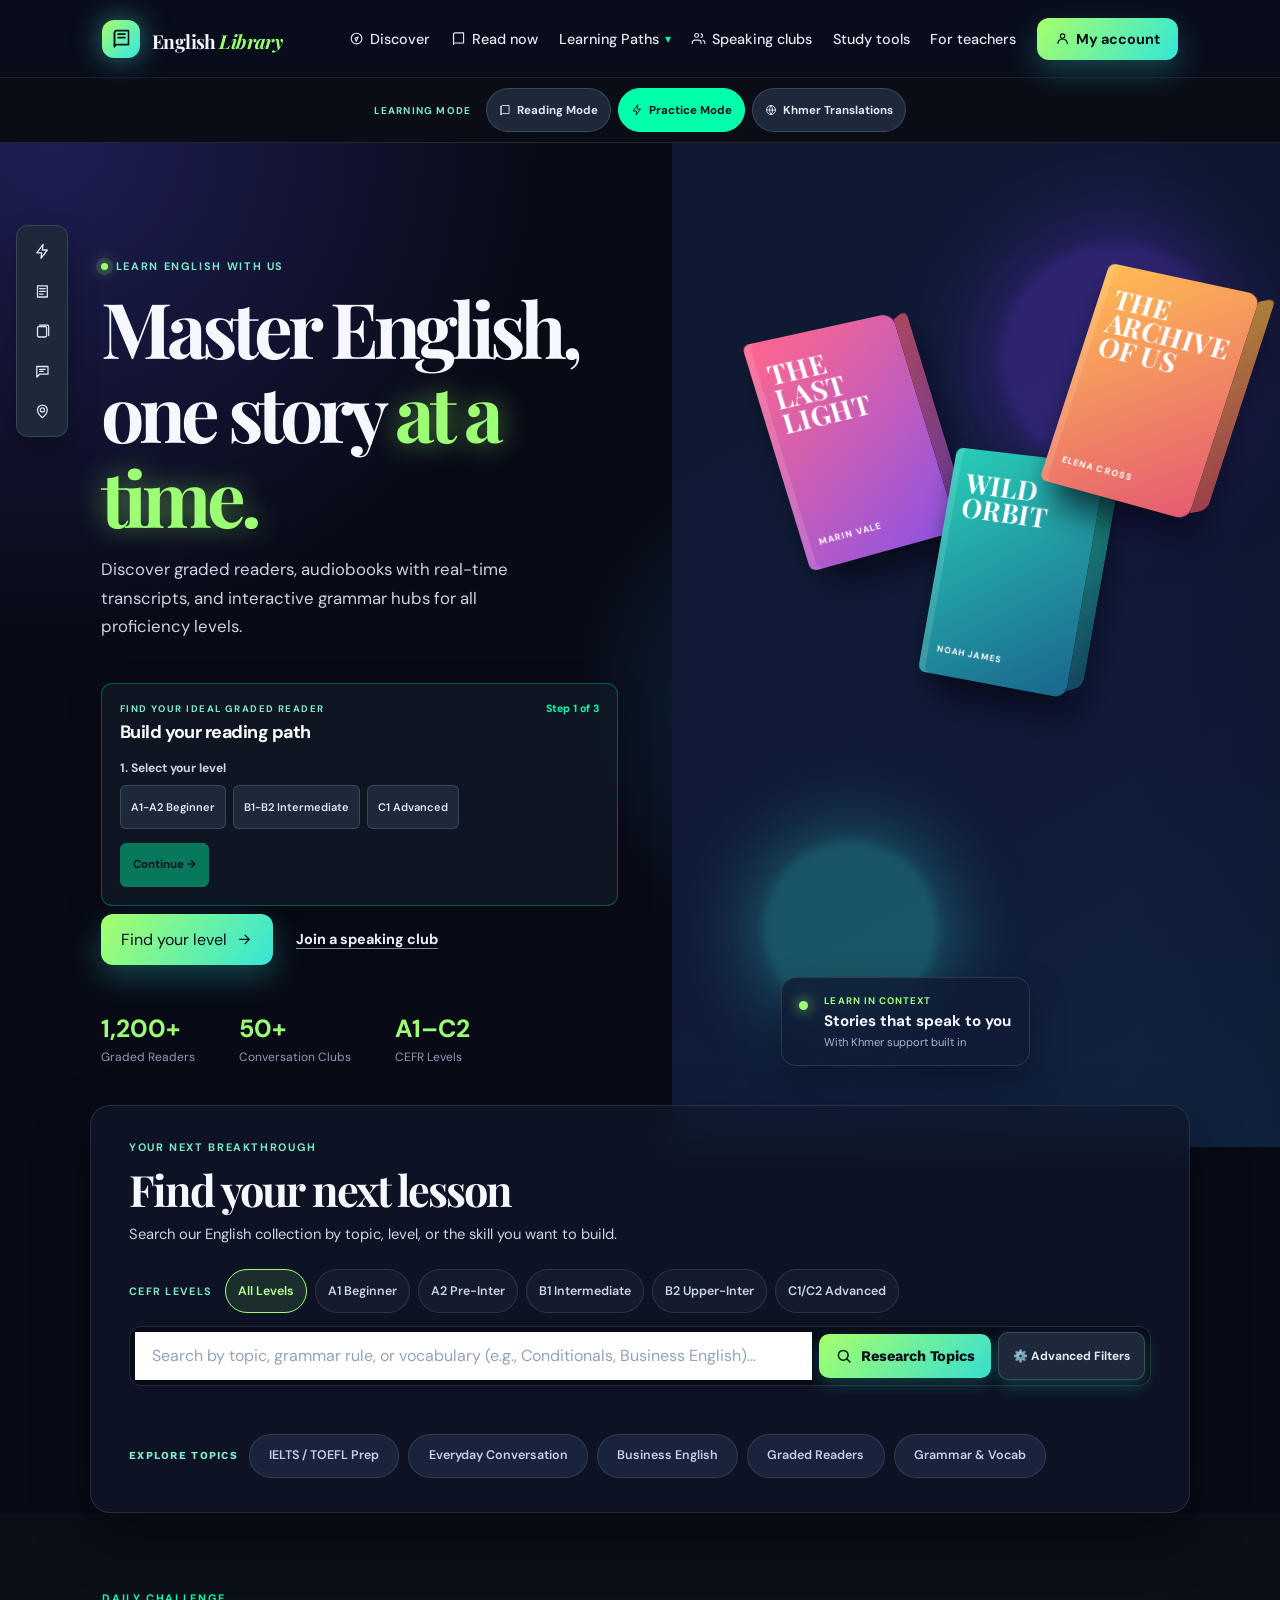
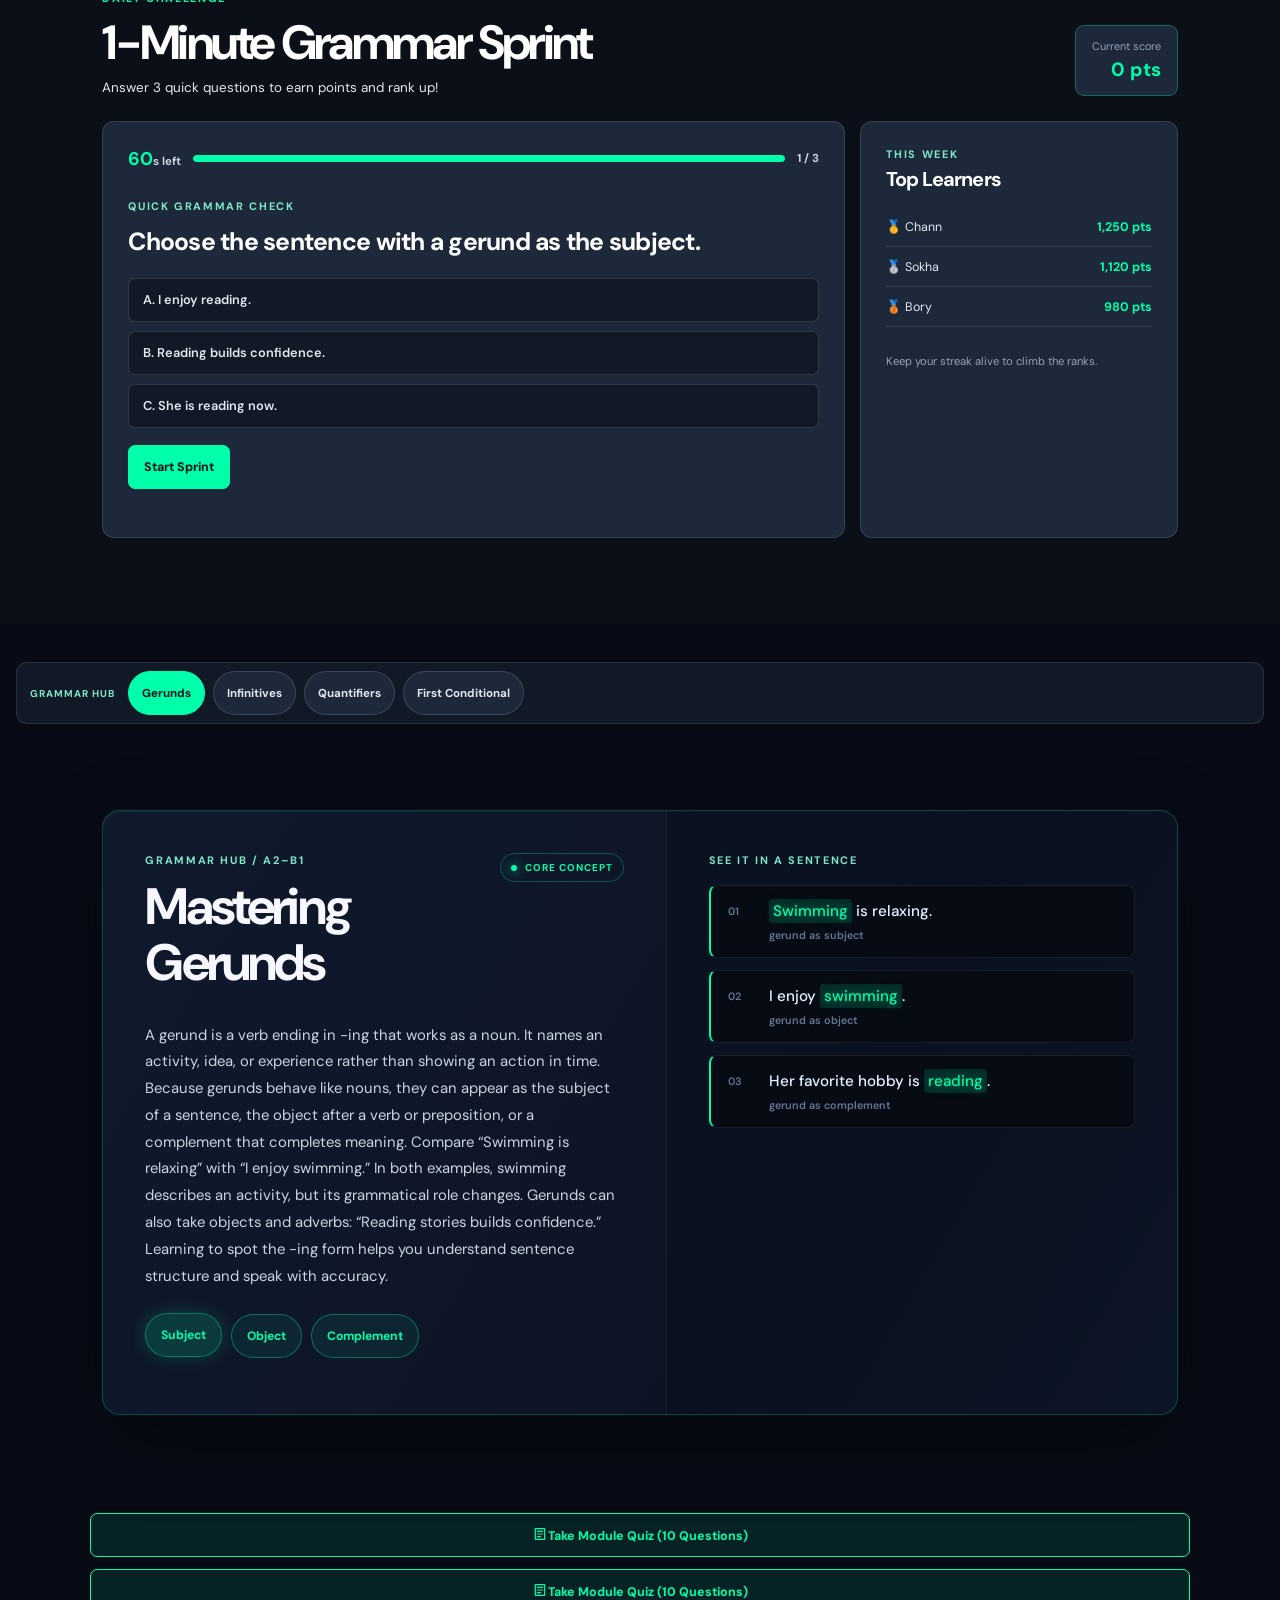
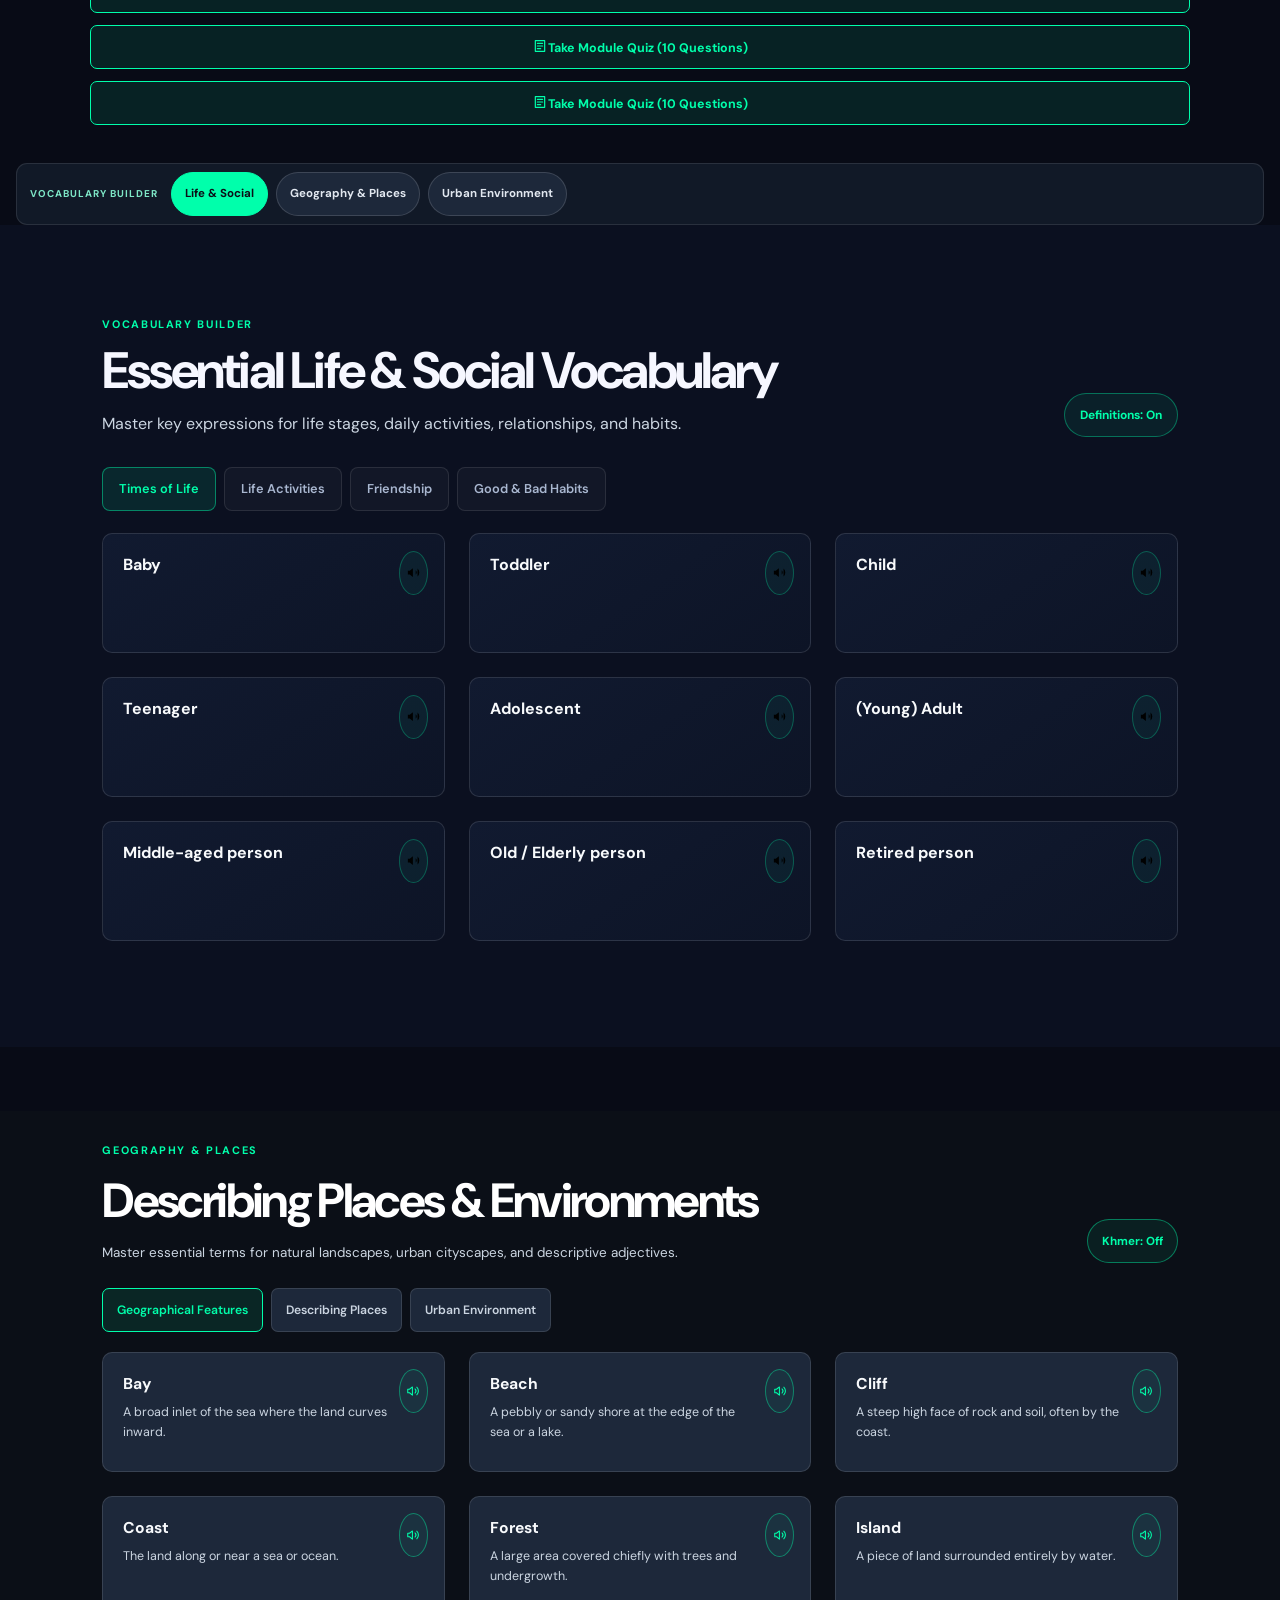
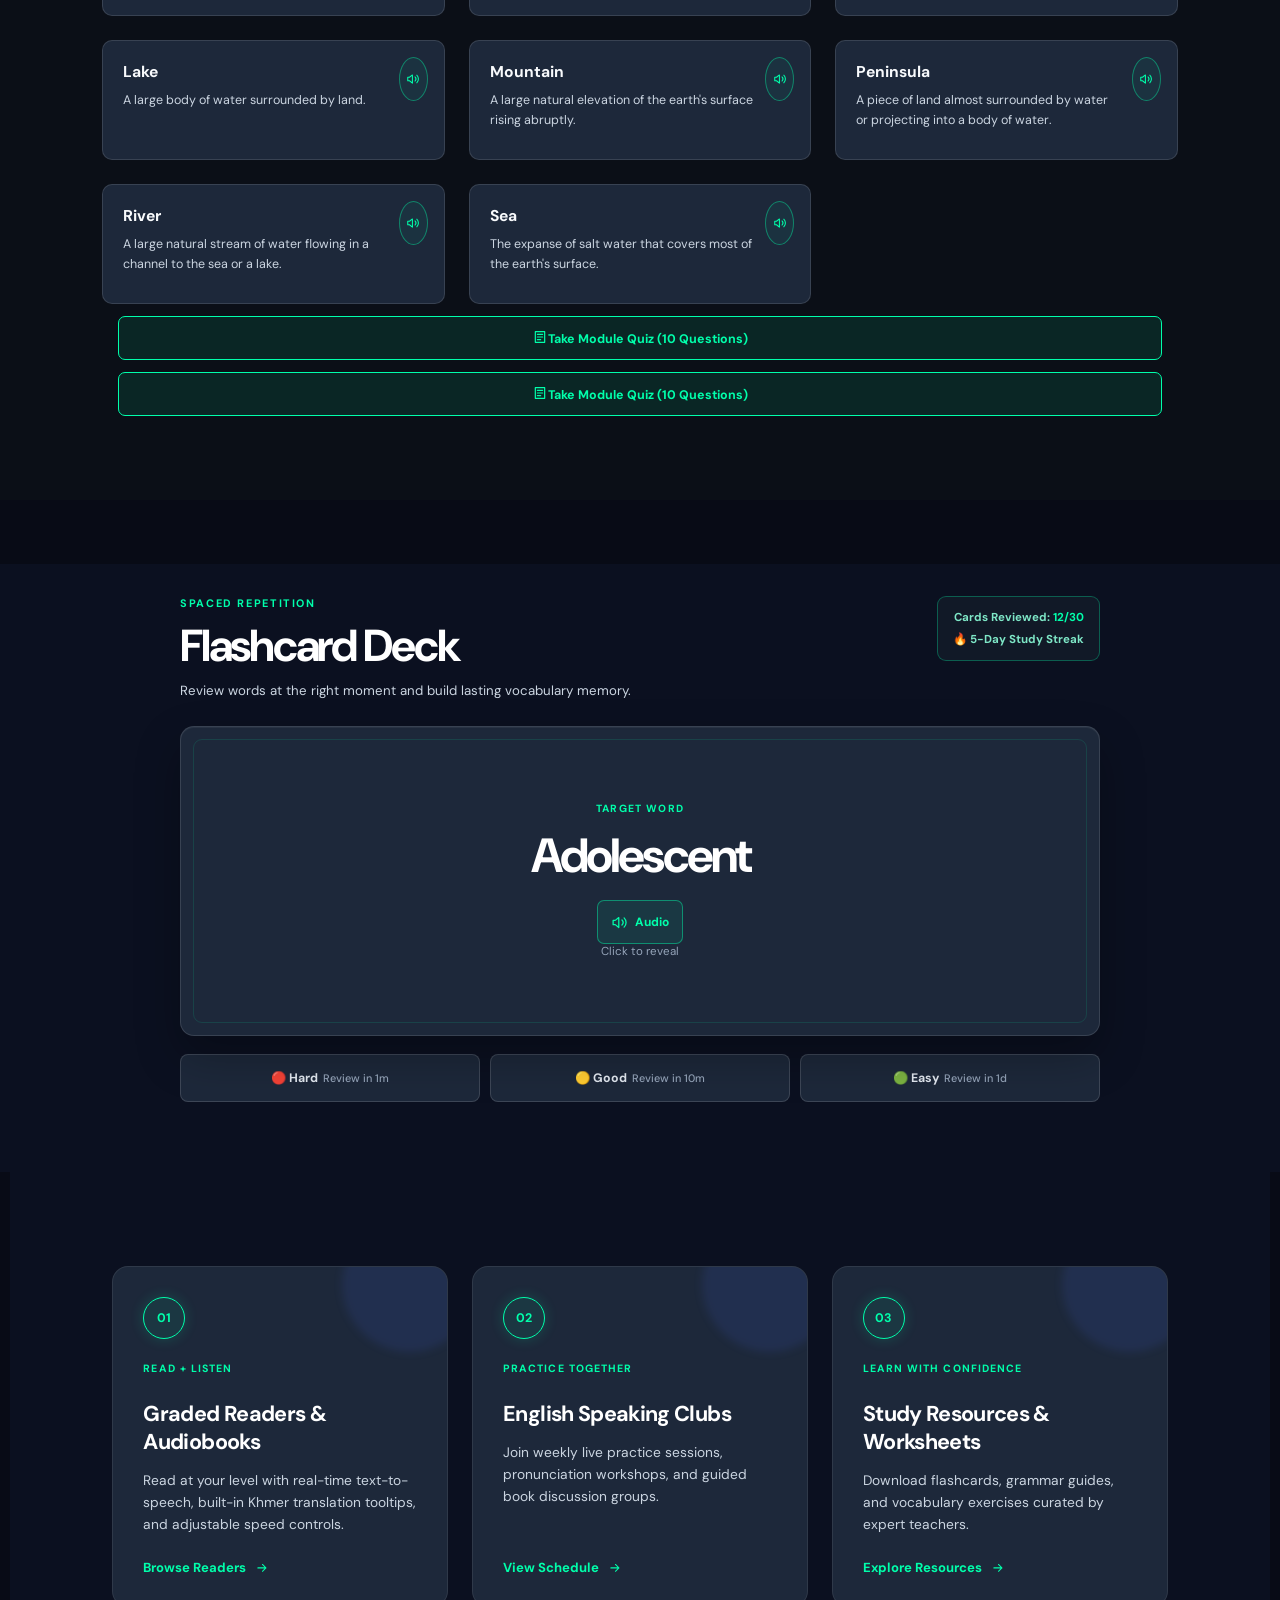
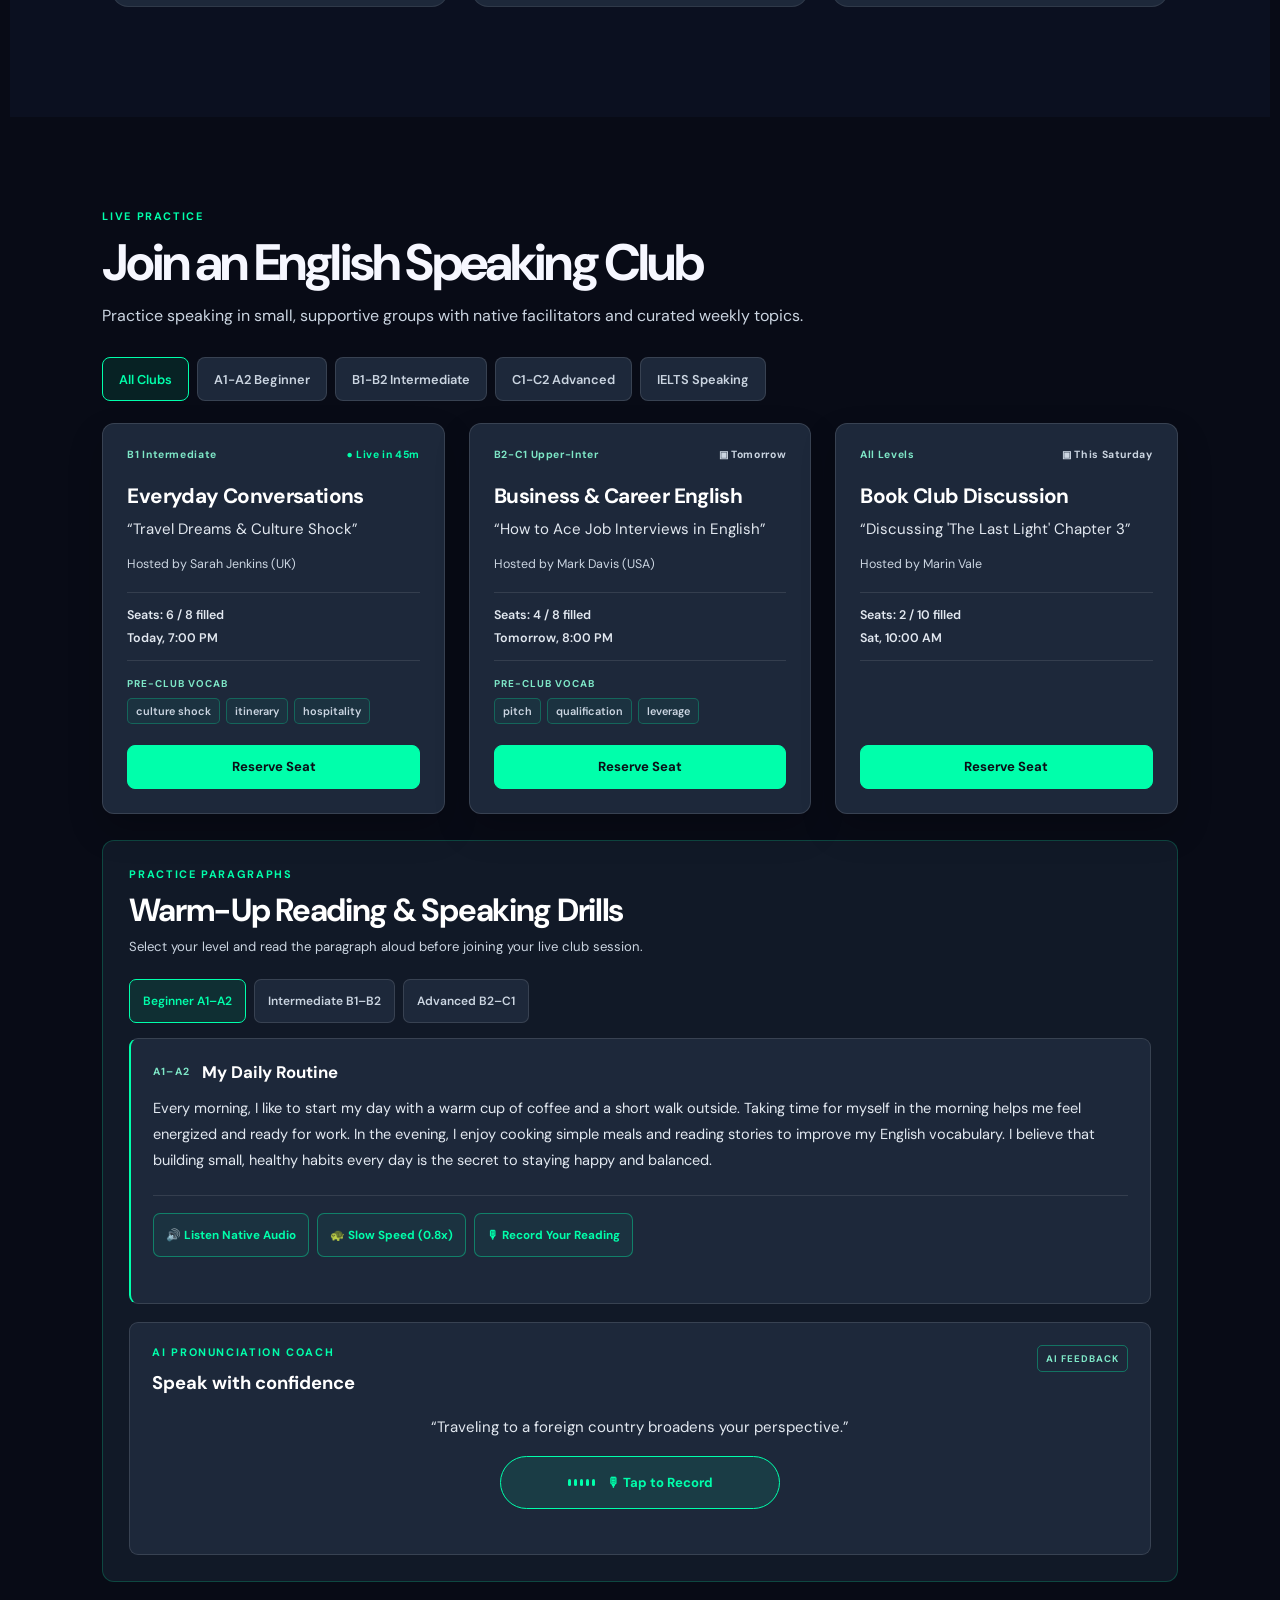
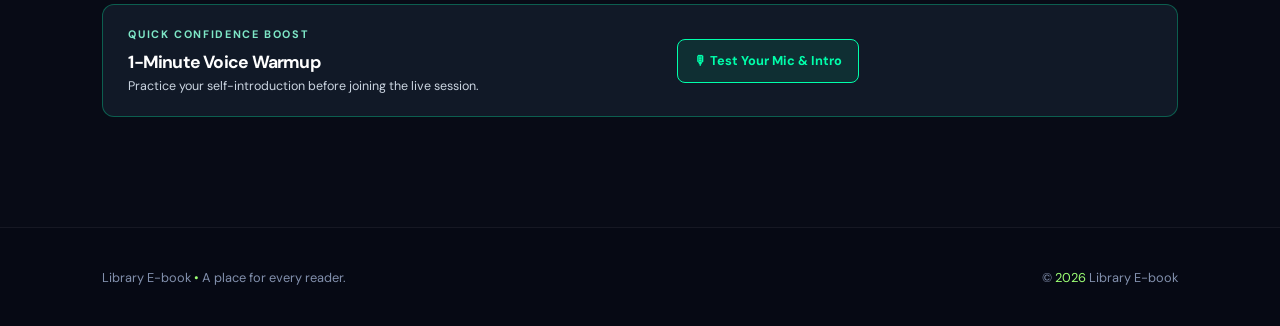
<file: index.html>
﻿<!DOCTYPE html>
<html lang="en">
<head>
  <meta charset="UTF-8">
  <meta name="viewport" content="width=device-width, initial-scale=1.0">
  <meta name="description" content="English Learning E-Book Library for learners in Cambodia">
  <title>Learn English | E-Book Library</title>
  <link rel="icon" type="image/svg+xml" href="data:image/svg+xml,<svg xmlns='http://www.w3.org/2000/svg' viewBox='0 0 100 100'><text y='.9em' font-size='90'>📚</text></svg>">
  <link rel="apple-touch-icon" href="data:image/svg+xml,<svg xmlns='http://www.w3.org/2000/svg' viewBox='0 0 100 100'><text y='.9em' font-size='90'>📚</text></svg>">
  <meta name="theme-color" content="#0B0F17">
  <link rel="manifest" href="data:application/manifest+json,%7B%22name%22%3A%22English%20Library%22%2C%22short_name%22%3A%22English%20Library%22%2C%22start_url%22%3A%22.%2F%22%2C%22display%22%3A%22standalone%22%2C%22theme_color%22%3A%22%230B0F17%22%2C%22background_color%22%3A%22%230B0F17%22%7D">
  <link rel="preconnect" href="https://fonts.googleapis.com">
  <link rel="preconnect" href="https://fonts.gstatic.com" crossorigin>
  <link href="https://fonts.googleapis.com/css2?family=DM+Sans:wght@400;500;600;700&family=Inter:wght@400;500;600;700&family=Kantumruy+Pro:wght@400;500;600;700&family=Playfair+Display:wght@600;700&display=swap" rel="stylesheet">
  <link rel="stylesheet" href="style.css">
</head>
<body>
  <header class="site-header">
    <a class="brand" href="#home" aria-label="Library E-book home">
      <span class="brand-mark"><svg class="ui-icon" viewBox="0 0 24 24" aria-hidden="true"><path d="M4 5.5A2.5 2.5 0 0 1 6.5 3H20v16H6.5A2.5 2.5 0 0 0 4 21.5v-16Z"/><path d="M4 5.5v16M8 7h8M8 11h8"/></svg></span>
      <span class="logo-text">English <i>Library</i></span>
    </a>
    <button class="menu-button" aria-label="Open navigation" aria-expanded="false"><svg class="icon icon-menu" viewBox="0 0 24 24" aria-hidden="true"><path d="M4 7h16M4 12h16M4 17h16"/></svg></button>
    <nav class="nav-links" aria-label="Main navigation">
      <a href="#discover"><svg class="ui-icon" viewBox="0 0 24 24" aria-hidden="true"><circle cx="12" cy="12" r="8.5"/><path d="m14.5 9.5-5 2 2 5 3-7Z"/></svg>Discover</a>
      <a href="read.html"><svg class="ui-icon" viewBox="0 0 24 24" aria-hidden="true"><path d="M4 5.5A2.5 2.5 0 0 1 6.5 3H20v16H6.5A2.5 2.5 0 0 0 4 21.5v-16Z"/><path d="M4 5.5v16"/></svg>Read now</a>
      <div class="learning-paths-menu"><button class="learning-paths-trigger" type="button" aria-expanded="false" aria-haspopup="true">Learning Paths <span aria-hidden="true">▾</span></button><div class="learning-paths-dropdown" role="menu"><div><p>Grammar Hubs</p><a href="#gerunds" role="menuitem">Gerunds Masterclass</a><a href="#infinitives" role="menuitem">Infinitives Practice</a><a href="#cefr-search" role="menuitem">CEFR Level Quizzes</a></div><div><p>Vocabulary &amp; Life Skills</p><a href="#vocab-times" role="menuitem">Times of Life</a><a href="#vocab-activities" role="menuitem">Life Activities &amp; Goals</a><a href="#vocab-friendship" role="menuitem">Relationships &amp; Friendship</a><a href="#vocab-habits" role="menuitem">Health &amp; Daily Habits</a></div><div><p>Speaking &amp; Practice</p><a href="#speaking-clubs" role="menuitem">Live Speaking Clubs</a><a href="#practice-paragraphs" role="menuitem">Warm-Up Drills &amp; Audio</a><a href="#voice-warmup" role="menuitem">1-Minute Mic Warmup</a></div><div><p>Graded Readers</p><a href="read.html?level=a1" role="menuitem">Beginner (A1–A2)</a><a href="read.html?level=b1" role="menuitem">Intermediate (B1–B2)</a><a href="read.html?level=c1" role="menuitem">Advanced (C1–C2)</a></div></div></div>
      <a href="#events"><svg class="ui-icon" viewBox="0 0 24 24" aria-hidden="true"><path d="M16 20v-1.5a4 4 0 0 0-4-4H6a4 4 0 0 0-4 4V20"/><circle cx="9" cy="7" r="3"/><path d="M16 4.5a3 3 0 0 1 0 5.8M22 20v-1.5a4 4 0 0 0-3-3.85"/></svg>Speaking clubs</a>
      <a href="#discover">Study tools</a>
      <a href="#discover">For teachers</a>
      <a class="nav-login" href="#signin"><svg class="ui-icon" viewBox="0 0 24 24" aria-hidden="true"><circle cx="12" cy="8" r="3.5"/><path d="M4.5 20a7.5 7.5 0 0 1 15 0"/></svg>My account</a>
    </nav>
  </header>

  <main id="home">
    <div class="learning-mode-bar" role="toolbar" aria-label="Learning mode controls">
      <span class="learning-mode-label">LEARNING MODE</span>
      <button class="mode-button" type="button" data-learning-mode="reading"><svg class="ui-icon" viewBox="0 0 24 24" aria-hidden="true"><path d="M4 5.5A2.5 2.5 0 0 1 6.5 3H20v16H6.5A2.5 2.5 0 0 0 4 21.5v-16Z"/><path d="M4 5.5v16"/></svg>Reading Mode</button>
      <button class="mode-button active" type="button" data-learning-mode="practice"><svg class="ui-icon" viewBox="0 0 24 24" aria-hidden="true"><path d="m13 2-9 12h7l-1 8 9-12h-7l1-8Z"/></svg>Practice Mode</button>
      <button class="mode-button" id="siteKhmerToggle" type="button" aria-pressed="false"><svg class="ui-icon" viewBox="0 0 24 24" aria-hidden="true"><circle cx="12" cy="12" r="9"/><path d="M3 12h18M12 3a14 14 0 0 1 0 18M12 3a14 14 0 0 0 0 18"/></svg>Khmer Translations</button>
    </div>
    <aside class="floating-rail" aria-label="Quick navigation">
      <a href="#daily-sprint" title="Sprint"><svg class="ui-icon" viewBox="0 0 24 24" aria-hidden="true"><path d="m13 2-9 12h7l-1 8 9-12h-7l1-8Z"/></svg><span>Sprint</span></a>
      <a href="#grammar-hub" title="Grammar"><svg class="ui-icon" viewBox="0 0 24 24" aria-hidden="true"><path d="M5 4h14v16H5z"/><path d="M8 8h8M8 12h8M8 16h5"/></svg><span>Grammar</span></a>
      <a href="#flashcards" title="Flashcards"><svg class="ui-icon" viewBox="0 0 24 24" aria-hidden="true"><rect x="5" y="5" width="13" height="15" rx="2"/><path d="M8 3h11a2 2 0 0 1 2 2v13"/></svg><span>Flashcards</span></a>
      <a href="#speaking-clubs" title="Speaking"><svg class="ui-icon" viewBox="0 0 24 24" aria-hidden="true"><path d="M4 5h16v11H8l-4 4V5Z"/><path d="M8 9h8M8 12h5"/></svg><span>Speaking</span></a>
      <a href="#places-vocab" title="Places vocabulary"><svg class="ui-icon" viewBox="0 0 24 24" aria-hidden="true"><circle cx="12" cy="10" r="3"/><path d="M19 10c0 5-7 11-7 11S5 15 5 10a7 7 0 1 1 14 0Z"/></svg><span>Places Vocab</span></a>
    </aside>
    <section class="hero">
      <div class="hero-copy">
        <p class="eyebrow hero-badge"><span></span> LEARN ENGLISH WITH US</p>
        <h1>Master English,<br>one story <em>at a time.</em></h1>
        <p class="hero-text">Discover graded readers, audiobooks with real-time transcripts, and interactive grammar hubs for all proficiency levels.</p>
        <section class="reader-wizard" id="readerWizard" aria-labelledby="wizardHeading">
          <div class="wizard-heading"><div><p class="eyebrow">FIND YOUR IDEAL GRADED READER</p><h2 id="wizardHeading">Build your reading path</h2></div><span id="wizardStepLabel">Step 1 of 3</span></div>
          <div class="wizard-step active" data-wizard-step="1"><p>1. Select your level</p><div class="wizard-options"><button type="button" data-wizard-value="beginner">A1-A2 Beginner</button><button type="button" data-wizard-value="intermediate">B1-B2 Intermediate</button><button type="button" data-wizard-value="advanced">C1 Advanced</button></div></div>
          <div class="wizard-step" data-wizard-step="2"><p>2. Select a genre</p><div class="wizard-options"><button type="button" data-wizard-value="mystery">Mystery &amp; Thriller</button><button type="button" data-wizard-value="business">Business &amp; Tech</button><button type="button" data-wizard-value="culture">Daily Life &amp; Culture</button></div></div>
          <div class="wizard-step" data-wizard-step="3"><p>3. Select your goal</p><div class="wizard-options"><button type="button" data-wizard-value="vocabulary">Improve Vocabulary</button><button type="button" data-wizard-value="listening">Practice Listening</button><button type="button" data-wizard-value="grammar">Grammar in Context</button></div></div>
          <button class="wizard-next" id="wizardNext" type="button" disabled>Continue <span aria-hidden="true">→</span></button>
          <div class="wizard-results" id="wizardResults" hidden><div class="wizard-results-heading"><p class="eyebrow">YOUR CURATED PICKS</p><button id="wizardReset" type="button">Start over</button></div><div class="wizard-book-grid"><article class="wizard-book-card"><div class="wizard-cover cover-light">THE<br>LAST<br>LIGHT</div><div><span class="wizard-book-level">B1-B2 · 18 min</span><h3>The Last Light</h3><p>A reflective mystery for building vocabulary in context.</p><a href="read.html">Start Reading Now <span aria-hidden="true">→</span></a></div></article><article class="wizard-book-card"><div class="wizard-cover cover-orbit">WILD<br>ORBIT</div><div><span class="wizard-book-level">A1-A2 · 12 min</span><h3>Wild Orbit</h3><p>A bright, easy reader for everyday listening practice.</p><a href="read.html">Start Reading Now <span aria-hidden="true">→</span></a></div></article></div></div>
        </section>
        <div class="hero-actions">
          <a class="button button-dark" href="#discover">Find your level <svg class="icon icon-arrow" viewBox="0 0 24 24" aria-hidden="true"><path d="M5 12h14M13 6l6 6-6 6"/></svg></a>
          <a class="text-link" href="#events">Join a speaking club</a>
        </div>
        <div class="hero-stats"><div><strong>1,200+</strong><span>Graded Readers</span></div><div><strong>50+</strong><span>Conversation Clubs</span></div><div><strong>A1–C2</strong><span>CEFR Levels</span></div></div>
      </div>
      <div class="hero-art neon-shelf" aria-label="Floating featured books">
        <div class="neon-orb orb-one"></div><div class="neon-orb orb-two"></div>
        <div class="floating-book float-one"><span>THE<br>LAST<br>LIGHT</span><small>MARIN VALE</small></div>
        <div class="floating-book float-two"><span>WILD<br>ORBIT</span><small>NOAH JAMES</small></div>
        <div class="floating-book float-three"><span>THE<br>ARCHIVE<br>OF US</span><small>ELENA CROSS</small></div>
        <div class="now-reading"><i></i><span>LEARN IN CONTEXT</span><strong>Stories that speak to you</strong><small>With Khmer support built in</small></div>
      </div>
    </section>

    <section class="search-panel" id="discover">
      <div>
        <p class="eyebrow">YOUR NEXT BREAKTHROUGH</p>
        <h2>Find your next lesson</h2>
        <p class="search-subtitle">Search our English collection by topic, level, or the skill you want to build.</p>
      </div>
      <div class="level-filters" id="cefr-search" role="group" aria-label="Filter by CEFR level">
        <span class="filter-label">CEFR LEVELS</span>
        <button class="level-pill active" type="button" data-level="all">All Levels</button>
        <button class="level-pill" type="button" data-level="a1">A1 Beginner</button>
        <button class="level-pill" type="button" data-level="a2">A2 Pre-Inter</button>
        <button class="level-pill" type="button" data-level="b1">B1 Intermediate</button>
        <button class="level-pill" type="button" data-level="b2">B2 Upper-Inter</button>
        <button class="level-pill" type="button" data-level="advanced">C1/C2 Advanced</button>
      </div>
      <form class="search-form" id="searchForm">
        <label class="sr-only" for="searchInput">Search by title, level, or topic</label>
        <input id="searchInput" type="search" placeholder="Search by topic, grammar rule, or vocabulary (e.g., Conditionals, Business English)..." autocomplete="off">
        <button type="submit" aria-label="Research topics"><svg class="icon icon-search" viewBox="0 0 24 24" aria-hidden="true"><circle cx="11" cy="11" r="6.5"/><path d="m16 16 4 4"/></svg><span>Research Topics</span></button>
        <button class="advanced-filter-trigger" id="advancedFilterTrigger" type="button" aria-expanded="false">⚙️ Advanced Filters</button>
      </form>
      <p class="search-message" id="searchMessage" aria-live="polite"></p>
      <div class="quick-topics"><span>EXPLORE TOPICS</span><button class="tag-chip" type="button">IELTS / TOEFL Prep</button><button class="tag-chip" type="button">Everyday Conversation</button><button class="tag-chip" type="button">Business English</button><button class="tag-chip" type="button">Graded Readers</button><button class="tag-chip" type="button">Grammar &amp; Vocab</button></div>
      <div class="advanced-filters" id="advancedFilters" hidden><span>FILTER BY</span><button class="filter-chip active" type="button" data-research-filter="all">All Topics</button><button class="filter-chip" type="button" data-research-filter="grammar">Grammar</button><button class="filter-chip" type="button" data-research-filter="ielts">IELTS</button><button class="filter-chip" type="button" data-research-filter="vocabulary">Vocabulary</button></div>
      <div class="research-results" id="researchResults" hidden></div>
    </section>

    <section class="speed-challenge-section" id="daily-sprint" aria-labelledby="challengeHeading">
      <div class="speed-challenge-header"><div><p class="eyebrow">DAILY CHALLENGE</p><h2 id="challengeHeading">1-Minute Grammar Sprint</h2><p>Answer 3 quick questions to earn points and rank up!</p></div><div class="challenge-score"><span>Current score</span><strong id="challengeScore">0 pts</strong></div></div>
      <div class="challenge-layout">
        <div class="challenge-box">
          <div class="challenge-timer"><span><b id="challengeTime">60</b>s left</span><div><i id="challengeProgress"></i></div><span id="challengeQuestionCount">1 / 3</span></div>
          <p class="eyebrow">QUICK GRAMMAR CHECK</p>
          <h3 id="challengeQuestion">Choose the sentence with a gerund as the subject.</h3>
          <div class="challenge-options" role="group" aria-label="Daily challenge answers">
            <button class="challenge-option" type="button">A. I enjoy reading.</button>
            <button class="challenge-option" type="button">B. Reading builds confidence.</button>
            <button class="challenge-option" type="button">C. She is reading now.</button>
          </div>
          <button class="challenge-start" id="challengeStart" type="button">Start Sprint</button>
          <p class="challenge-status" id="challengeStatus" aria-live="polite"></p>
        </div>
        <aside class="leaderboard-card" aria-labelledby="leaderboardHeading"><div class="leaderboard-title"><p class="eyebrow">THIS WEEK</p><h3 id="leaderboardHeading">Top Learners</h3></div><ol><li><span>🥇 Chann</span><b>1,250 pts</b></li><li><span>🥈 Sokha</span><b>1,120 pts</b></li><li><span>🥉 Bory</span><b>980 pts</b></li></ol><small>Keep your streak alive to climb the ranks.</small></aside>
      </div>
    </section>

    <div class="module-tabs grammar-hub-tabs" id="grammar-hub" role="tablist" aria-label="Grammar Hub modules"><span>GRAMMAR HUB</span><button class="module-tab active" type="button" data-module-group="grammar" data-module-target="gerunds" aria-selected="true">Gerunds</button><button class="module-tab" type="button" data-module-group="grammar" data-module-target="infinitives" aria-selected="false">Infinitives</button><button class="module-tab" type="button" data-module-group="grammar" data-module-target="quantifiers" aria-selected="false">Quantifiers</button><button class="module-tab" type="button" data-module-group="grammar" data-module-target="firstConditional" aria-selected="false">First Conditional</button></div>
    <section class="grammar-section module-panel grammar-panel" id="gerunds" data-module-panel="gerunds" aria-labelledby="grammarHeading">
      <div class="grammar-card">
        <div class="grammar-content">
          <div class="grammar-heading-row">
            <div>
              <p class="eyebrow">GRAMMAR HUB / A2–B1</p>
              <h2 id="grammarHeading">Mastering Gerunds</h2>
            </div>
            <span class="grammar-status"><i></i> CORE CONCEPT</span>
          </div>
          <p class="grammar-definition">A gerund is a verb ending in -ing that works as a noun. It names an activity, idea, or experience rather than showing an action in time. Because gerunds behave like nouns, they can appear as the subject of a sentence, the object after a verb or preposition, or a complement that completes meaning. Compare “Swimming is relaxing” with “I enjoy swimming.” In both examples, swimming describes an activity, but its grammatical role changes. Gerunds can also take objects and adverbs: “Reading stories builds confidence.” Learning to spot the -ing form helps you understand sentence structure and speak with accuracy.</p>
          <div class="grammar-roles" aria-label="Gerund grammar roles">
            <button class="role-badge active" type="button" data-role="subject">Subject</button>
            <button class="role-badge" type="button" data-role="object">Object</button>
            <button class="role-badge" type="button" data-role="complement">Complement</button>
          </div>
        </div>
        <div class="grammar-examples">
          <p class="eyebrow">SEE IT IN A SENTENCE</p>
          <div class="code-callout" data-example-role="subject">
            <span class="code-number">01</span>
            <code><mark>Swimming</mark> is relaxing.</code>
            <small>gerund as subject</small>
          </div>
          <div class="code-callout" data-example-role="object">
            <span class="code-number">02</span>
            <code>I enjoy <mark>swimming</mark>.</code>
            <small>gerund as object</small>
          </div>
          <div class="code-callout" data-example-role="complement">
            <span class="code-number">03</span>
            <code>Her favorite hobby is <mark>reading</mark>.</code>
            <small>gerund as complement</small>
          </div>
        </div>
      </div>
    </section>

    <section class="quiz-section" id="quiz" aria-labelledby="quizHeading">
      <div class="quiz-card">
        <div class="quiz-topline">
          <span class="quiz-progress">Question <b>1</b> of 10</span>
          <span class="quiz-level">Level: B1 Intermediate</span>
        </div>
        <div class="quiz-question">
          <p class="eyebrow">GRAMMAR PRACTICE</p>
          <h2 id="quizHeading">Mastering Gerunds Quiz</h2>
          <p class="question-prompt">Choose the sentence where the gerund functions as the subject:</p>
        </div>
        <div class="quiz-options" role="group" aria-label="Answer choices">
          <button class="quiz-option" type="button" data-answer="She is planning on visiting Paris."><span>A</span> She is planning on visiting Paris.</button>
          <button class="quiz-option" type="button" data-answer="Swimming every morning boosts your energy."><span>B</span> Swimming every morning boosts your energy.</button>
          <button class="quiz-option" type="button" data-answer="His favorite hobby is cooking."><span>C</span> His favorite hobby is cooking.</button>
          <button class="quiz-option" type="button" data-answer="I caught him listening to music."><span>D</span> I caught him listening to music.</button>
        </div>
        <div class="quiz-feedback" id="quizFeedback" aria-live="polite" hidden>
          <span class="feedback-icon" aria-hidden="true">✓</span>
          <div><strong>Correct answer</strong><small>“Swimming” is the subject of the sentence.</small></div>
        </div>
        <button class="quiz-next" id="quizNext" type="button" hidden>Next question <span aria-hidden="true">→</span></button>
        <div class="quiz-summary" id="quizSummary" aria-live="polite" hidden>
          <p class="eyebrow">QUIZ COMPLETE</p>
          <h3>Gerund practice complete.</h3>
          <div class="summary-stats"><div><strong id="quizScore">0 / 10</strong><span>Total score</span></div><div><strong id="quizAccuracy">0%</strong><span>Accuracy</span></div></div>
          <button class="quiz-retry" id="quizRetry" type="button">Retry Quiz <span aria-hidden="true">↻</span></button>
        </div>
      </div>
    </section>

    <section class="infinitive-section module-panel grammar-panel" id="infinitives" data-module-panel="infinitives" aria-labelledby="infinitiveHeading">
      <div class="infinitive-card">
        <div class="infinitive-overview">
          <p class="eyebrow">GRAMMAR ESSENTIALS</p>
          <h2 id="infinitiveHeading">Mastering Infinitives</h2>
          <p>An infinitive is the base form of a verb preceded by 'to' (e.g., <em>to learn</em>, <em>to speak</em>). Infinitives can act as nouns, adjectives, or adverbs in a sentence. They often express purpose, intentions, future goals, or reasons for an action.</p>
        </div>
        <div class="infinitive-examples" aria-label="Infinitive examples">
          <div><span>AS SUBJECT</span><code><mark>To learn</mark> a new language takes patience.</code></div>
          <div><span>AS OBJECT</span><code>She decided <mark>to study</mark> English today.</code></div>
          <div><span>AS PURPOSE / ADVERB</span><code>He came to the library <mark>to read</mark>.</code></div>
        </div>
      </div>
    </section>

    <section class="infinitive-quiz-section" id="infinitiveQuiz" aria-labelledby="infinitiveQuizHeading">
      <div class="quiz-card infinitive-quiz-card">
        <div class="quiz-topline">
          <span class="infinitive-quiz-progress">Question <b>1</b> of 10</span>
          <span class="quiz-level">Level: B1 Intermediate</span>
        </div>
        <div class="quiz-question infinitive-quiz-question">
          <p class="eyebrow">GRAMMAR PRACTICE</p>
          <h2 id="infinitiveQuizHeading">Mastering Infinitives Quiz</h2>
          <p class="infinitive-question-prompt">Choose the sentence where the infinitive functions as the subject:</p>
        </div>
        <div class="quiz-options infinitive-quiz-options" role="group" aria-label="Infinitive quiz answer choices">
          <button class="quiz-option infinitive-option" type="button"><span>A</span> She hopes to visit London.</button>
          <button class="quiz-option infinitive-option" type="button"><span>B</span> To learn a new language takes patience.</button>
          <button class="quiz-option infinitive-option" type="button"><span>C</span> His ambition is to become an engineer.</button>
          <button class="quiz-option infinitive-option" type="button"><span>D</span> They went to the library to study.</button>
        </div>
        <div class="quiz-feedback infinitive-quiz-feedback" aria-live="polite" hidden>
          <span class="feedback-icon" aria-hidden="true">✓</span>
          <div><strong>Correct answer</strong><small>“To learn a new language” is the subject of the sentence.</small></div>
        </div>
        <button class="quiz-next infinitive-quiz-next" type="button" hidden>Next question <span aria-hidden="true">→</span></button>
        <div class="quiz-summary infinitive-quiz-summary" aria-live="polite" hidden>
          <p class="eyebrow">QUIZ COMPLETE</p>
          <h3>Infinitive practice complete.</h3>
          <div class="summary-stats"><div><strong class="infinitive-score">0 / 10</strong><span>Total score</span></div><div><strong class="infinitive-accuracy">0%</strong><span>Accuracy</span></div></div>
          <button class="quiz-retry infinitive-quiz-retry" type="button">Retry Quiz <span aria-hidden="true">↻</span></button>
        </div>
      </div>
    </section>

    <section class="grammar-extension-section module-panel grammar-panel" id="quantifiers" data-module-panel="quantifiers" aria-labelledby="quantifiersHeading">
      <div class="grammar-extension-card">
        <div class="grammar-extension-copy"><p class="eyebrow">GRAMMAR ESSENTIALS / A2–B1</p><h2 id="quantifiersHeading">Mastering Quantifiers</h2><p>Learn how to express amounts and quantities for countable and uncountable nouns.</p><div class="concept-card">Quantifiers tell us the amount or quantity of something. They change depending on whether nouns are <strong>countable</strong> (can count with numbers) or <strong>uncountable</strong> (cannot count individually).</div></div>
        <div class="rule-grid"><div><b>Some</b><span>Positive countable and uncountable nouns.</span><code>some water · some apples</code></div><div><b>Any</b><span>Negative sentences or questions.</span><code>any milk? · any books</code></div><div><b>Many</b><span>Plural countable nouns.</span><code>many cars</code></div><div><b>Much</b><span>Uncountable nouns.</span><code>much time</code></div><div><b>A few</b><span>A small number of plural countable nouns.</span><code>a few friends</code></div><div><b>A little</b><span>A small amount of uncountable nouns.</span><code>a little money</code></div></div>
      </div>
    </section>
    <section class="mini-quiz-section" id="quantifiersQuiz" aria-labelledby="quantifiersQuizHeading"><div class="mini-quiz-card"><div class="quiz-topline"><span class="quantifier-progress" id="quantifierProgress">Question <b>1</b> of 10</span><span class="quiz-level">Level: A2–B1</span></div><div class="mini-quiz-question"><p class="eyebrow">GRAMMAR PRACTICE</p><h2 id="quantifiersQuizHeading">Mastering Quantifiers Quiz</h2><p id="quantifierPrompt">Choose the correct quantifier: There is _____ water in the glass.</p></div><div class="mini-quiz-options" id="quantifierOptions"></div><p class="mini-quiz-feedback" id="quantifierFeedback" aria-live="polite"></p></div></section>
    <section class="grammar-extension-section conditional-section" id="firstConditional" aria-labelledby="conditionalHeading"><div class="grammar-extension-card"><div class="grammar-extension-copy"><p class="eyebrow">GRAMMAR ESSENTIALS / B1</p><h2 id="conditionalHeading">The First Conditional</h2><p>Express real or probable future possibilities and their expected results.</p></div><div class="structure-banner"><span>STRUCTURE</span><strong>If + Simple Present, will + base verb</strong><p><em>If it rains, we will stay at home.</em></p><p><em>If you study hard, you will pass the exam.</em></p></div></div></section>
    <section class="mini-quiz-section" id="conditionalQuiz" aria-labelledby="conditionalQuizHeading"><div class="mini-quiz-card"><div class="quiz-topline"><span class="conditional-progress" id="conditionalProgress">Question <b>1</b> of 10</span><span class="quiz-level">Level: B1</span></div><div class="mini-quiz-question"><p class="eyebrow">GRAMMAR PRACTICE</p><h2 id="conditionalQuizHeading">First Conditional Practice Quiz</h2><p id="conditionalPrompt">If it rains tomorrow, we _____ at home.</p></div><div class="mini-quiz-options" id="conditionalOptions"></div><p class="mini-quiz-feedback" id="conditionalFeedback" aria-live="polite"></p></div></section>

    <div class="module-tabs vocabulary-hub-tabs" role="tablist" aria-label="Vocabulary Builder modules"><span>VOCABULARY BUILDER</span><button class="module-tab active" type="button" data-module-group="vocabulary" data-module-target="vocabulary" aria-selected="true">Life &amp; Social</button><button class="module-tab" type="button" data-module-group="vocabulary" data-module-target="geography" aria-selected="false">Geography &amp; Places</button><button class="module-tab" type="button" data-module-group="vocabulary" data-module-target="urban" aria-selected="false">Urban Environment</button></div>
    <section class="vocabulary-section module-panel vocabulary-panel" id="vocabulary" data-module-panel="vocabulary" aria-labelledby="vocabularyHeading">
      <header class="vocabulary-header">
        <div>
          <p class="eyebrow">VOCABULARY BUILDER</p>
          <h2 id="vocabularyHeading">Essential Life &amp; Social Vocabulary</h2>
          <p>Master key expressions for life stages, daily activities, relationships, and habits.</p>
        </div>
        <button class="definition-toggle" id="definitionToggle" type="button" aria-pressed="true">Definitions: On</button>
      </header>
      <div class="vocabulary-tabs" role="tablist" aria-label="Vocabulary categories">
        <button class="vocabulary-tab active" id="vocab-times" type="button" role="tab" aria-selected="true" data-vocabulary-category="life">Times of Life</button>
        <button class="vocabulary-tab" id="vocab-activities" type="button" role="tab" aria-selected="false" data-vocabulary-category="activities">Life Activities</button>
        <button class="vocabulary-tab" id="vocab-friendship" type="button" role="tab" aria-selected="false" data-vocabulary-category="friendship">Friendship</button>
        <button class="vocabulary-tab" id="vocab-habits" type="button" role="tab" aria-selected="false" data-vocabulary-category="habits">Good &amp; Bad Habits</button>
      </div>
      <div class="vocabulary-grid" id="vocabularyGrid" role="tabpanel" aria-live="polite"></div>
    </section>

    <section class="geography-section module-panel vocabulary-panel" id="geography" data-module-panel="geography" aria-labelledby="geographyHeading">
      <header class="geography-header">
        <div><p class="eyebrow">GEOGRAPHY &amp; PLACES</p><h2 id="geographyHeading">Describing Places &amp; Environments</h2><p>Master essential terms for natural landscapes, urban cityscapes, and descriptive adjectives.</p></div>
        <button class="geography-translation-toggle" id="geographyTranslationToggle" type="button" aria-pressed="false">Khmer: Off</button>
      </header>
      <div class="geography-tabs" role="tablist" aria-label="Geography vocabulary categories">
        <button class="geography-tab active" type="button" role="tab" aria-selected="true" data-geography-category="features">Geographical Features</button>
        <button class="geography-tab" type="button" role="tab" aria-selected="false" data-geography-category="descriptions">Describing Places</button>
        <button class="geography-tab" type="button" role="tab" aria-selected="false" data-geography-category="urban">Urban Environment</button>
      </div>
      <div class="geography-grid" id="geographyGrid" role="tabpanel" aria-live="polite"></div>
      <div class="geography-quiz-panel" id="geographyQuizPanel"><div class="geography-quiz-topline"><span>Geography &amp; Places Quiz</span><b id="geographyQuizProgress">Question 1 of 10</b></div><h3 id="geographyQuizPrompt">What is a piece of land surrounded entirely by water?</h3><div class="geography-quiz-options" id="geographyQuizOptions"></div><p id="geographyQuizFeedback" class="geography-quiz-feedback" aria-live="polite"></p><div class="geography-quiz-summary" id="geographyQuizSummary" hidden></div></div>
      <div class="geography-quiz-panel urban-quiz-panel" id="urbanQuizPanel"><div class="geography-quiz-topline"><span>Urban Environment Quiz</span><b id="urbanQuizProgress">Question 1 of 10</b></div><h3 id="urbanQuizPrompt">Where do you go to board an underground city train?</h3><div class="geography-quiz-options" id="urbanQuizOptions"></div><p id="urbanQuizFeedback" class="geography-quiz-feedback" aria-live="polite"></p><div class="geography-quiz-summary" id="urbanQuizSummary" hidden></div></div>
    </section>

    <section class="flashcard-section" id="flashcards" aria-labelledby="flashcardHeading">
      <div class="flashcard-header">
        <div><p class="eyebrow">SPACED REPETITION</p><h2 id="flashcardHeading">Flashcard Deck</h2><p>Review words at the right moment and build lasting vocabulary memory.</p></div>
        <div class="flashcard-stats"><span>Cards Reviewed: <b id="cardsReviewed">12/30</b></span><span>🔥 5-Day Study Streak</span></div>
      </div>
      <div class="flashcard-scene" id="flashcardScene" tabindex="0" role="button" aria-label="Flip flashcard to see the definition" aria-pressed="false">
        <div class="flashcard-inner">
          <article class="flashcard-face flashcard-front"><span class="flashcard-label">TARGET WORD</span><h3 id="flashcardWord">Adolescent</h3><button class="flashcard-audio" id="flashcardAudio" type="button" aria-label="Listen to Adolescent"><svg class="icon" viewBox="0 0 24 24" aria-hidden="true"><path d="M11 5 6 9H3v6h3l5 4V5ZM15.5 8.5a5 5 0 0 1 0 7M18.5 5.5a9 9 0 0 1 0 13"/></svg><span>Audio</span></button><small>Click to reveal</small></article>
          <article class="flashcard-face flashcard-back"><span class="flashcard-label">MEANING + EXAMPLE</span><h3 id="flashcardBackWord">Adolescent</h3><p id="flashcardDefinition">A young person developing into an adult, usually during puberty.</p><p class="flashcard-example" id="flashcardExample">“The adolescent years are a time of rapid change.”</p><p class="flashcard-khmer" id="flashcardKhmer">Khmer: វ័យជំទង់</p></article>
        </div>
      </div>
      <div class="confidence-buttons" role="group" aria-label="How difficult was this card?">
        <button class="confidence-button hard" type="button" data-confidence="Hard">🔴 Hard <small>Review in 1m</small></button>
        <button class="confidence-button good" type="button" data-confidence="Good">🟡 Good <small>Review in 10m</small></button>
        <button class="confidence-button easy" type="button" data-confidence="Easy">🟢 Easy <small>Review in 1d</small></button>
      </div>
      <p class="flashcard-status" id="flashcardStatus" aria-live="polite"></p>
    </section>

    <section class="features" id="events">
      <article>
        <span class="feature-icon">01</span>
        <p class="eyebrow">READ + LISTEN</p>
        <h3>Graded Readers &amp; Audiobooks</h3>
        <p>Read at your level with real-time text-to-speech, built-in Khmer translation tooltips, and adjustable speed controls.</p>
        <a href="read.html">Browse Readers <svg class="icon icon-arrow" viewBox="0 0 24 24" aria-hidden="true"><path d="M5 12h14M13 6l6 6-6 6"/></svg></a>
      </article>
      <article>
        <span class="feature-icon">02</span>
        <p class="eyebrow">PRACTICE TOGETHER</p>
        <h3>English Speaking Clubs</h3>
        <p>Join weekly live practice sessions, pronunciation workshops, and guided book discussion groups.</p>
        <a href="#calendar">View Schedule <svg class="icon icon-arrow" viewBox="0 0 24 24" aria-hidden="true"><path d="M5 12h14M13 6l6 6-6 6"/></svg></a>
      </article>
      <article id="visit">
        <span class="feature-icon">03</span>
        <p class="eyebrow">LEARN WITH CONFIDENCE</p>
        <h3>Study Resources &amp; Worksheets</h3>
        <p>Download flashcards, grammar guides, and vocabulary exercises curated by expert teachers.</p>
        <a href="#discover">Explore Resources <svg class="icon icon-arrow" viewBox="0 0 24 24" aria-hidden="true"><path d="M5 12h14M13 6l6 6-6 6"/></svg></a>
      </article>
    </section>

    <section class="clubs-section" id="speaking-clubs" aria-labelledby="clubsHeading">
      <header class="clubs-header">
        <div>
          <p class="eyebrow">LIVE PRACTICE</p>
          <h2 id="clubsHeading">Join an English Speaking Club</h2>
          <p>Practice speaking in small, supportive groups with native facilitators and curated weekly topics.</p>
        </div>
      </header>
      <div class="club-tabs" role="tablist" aria-label="Speaking club levels">
        <button class="club-tab active" type="button" role="tab" aria-selected="true" data-club-filter="all">All Clubs</button>
        <button class="club-tab" type="button" role="tab" aria-selected="false" data-club-filter="beginner">A1-A2 Beginner</button>
        <button class="club-tab" type="button" role="tab" aria-selected="false" data-club-filter="intermediate">B1-B2 Intermediate</button>
        <button class="club-tab" type="button" role="tab" aria-selected="false" data-club-filter="advanced">C1-C2 Advanced</button>
        <button class="club-tab" type="button" role="tab" aria-selected="false" data-club-filter="ielts">IELTS Speaking</button>
      </div>
      <div class="club-grid">
        <article class="club-card" data-club-level="intermediate">
          <div class="club-card-meta"><span class="club-level">B1 Intermediate</span><span class="club-status live">● Live in 45m</span></div>
          <h3>Everyday Conversations</h3>
          <p class="club-topic">“Travel Dreams &amp; Culture Shock”</p>
          <p class="club-host">Hosted by Sarah Jenkins (UK)</p>
          <div class="club-details"><span>Seats: 6 / 8 filled</span><span>Today, 7:00 PM</span></div>
          <div class="club-vocab"><span>PRE-CLUB VOCAB</span><b>culture shock</b><b>itinerary</b><b>hospitality</b></div>
          <button class="reserve-seat" type="button" data-club-name="Everyday Conversations">Reserve Seat</button>
        </article>
        <article class="club-card" data-club-level="advanced">
          <div class="club-card-meta"><span class="club-level">B2-C1 Upper-Inter</span><span class="club-status">▣ Tomorrow</span></div>
          <h3>Business &amp; Career English</h3>
          <p class="club-topic">“How to Ace Job Interviews in English”</p>
          <p class="club-host">Hosted by Mark Davis (USA)</p>
          <div class="club-details"><span>Seats: 4 / 8 filled</span><span>Tomorrow, 8:00 PM</span></div>
          <div class="club-vocab"><span>PRE-CLUB VOCAB</span><b>pitch</b><b>qualification</b><b>leverage</b></div>
          <button class="reserve-seat" type="button" data-club-name="Business &amp; Career English">Reserve Seat</button>
        </article>
        <article class="club-card" data-club-level="all">
          <div class="club-card-meta"><span class="club-level">All Levels</span><span class="club-status">▣ This Saturday</span></div>
          <h3>Book Club Discussion</h3>
          <p class="club-topic">“Discussing 'The Last Light' Chapter 3”</p>
          <p class="club-host">Hosted by Marin Vale</p>
          <div class="club-details"><span>Seats: 2 / 10 filled</span><span>Sat, 10:00 AM</span></div>
          <button class="reserve-seat" type="button" data-club-name="Book Club Discussion">Reserve Seat</button>
        </article>
      </div>
      <section class="reading-drills" id="practice-paragraphs" aria-labelledby="drillsHeading">
        <header class="drills-header">
          <div>
            <p class="eyebrow">PRACTICE PARAGRAPHS</p>
            <h3 id="drillsHeading">Warm-Up Reading &amp; Speaking Drills</h3>
            <p>Select your level and read the paragraph aloud before joining your live club session.</p>
          </div>
        </header>
        <div class="drill-tabs" role="tablist" aria-label="Reading drill levels">
          <button class="drill-tab active" type="button" role="tab" aria-selected="true" data-drill-level="beginner">Beginner A1–A2</button>
          <button class="drill-tab" type="button" role="tab" aria-selected="false" data-drill-level="intermediate">Intermediate B1–B2</button>
          <button class="drill-tab" type="button" role="tab" aria-selected="false" data-drill-level="advanced">Advanced B2–C1</button>
        </div>
        <article class="drill-card">
          <div class="drill-card-heading"><span class="drill-level-label">A1–A2</span><h4 id="drillTitle">My Daily Routine</h4></div>
          <p class="drill-paragraph" id="drillParagraph">Every morning, I like to start my day with a warm cup of coffee and a short walk outside. Taking time for myself in the morning helps me feel energized and ready for work. In the evening, I enjoy cooking simple meals and reading stories to improve my English vocabulary. I believe that building small, healthy habits every day is the secret to staying happy and balanced.</p>
          <div class="drill-controls">
            <button class="drill-control" id="listenDrill" type="button"><span aria-hidden="true">🔊</span> Listen Native Audio</button>
            <button class="drill-control" id="slowDrill" type="button" aria-pressed="false"><span aria-hidden="true">🐢</span> Slow Speed (0.8x)</button>
            <button class="drill-control" id="recordDrill" type="button"><span aria-hidden="true">🎙</span> Record Your Reading</button>
          </div>
          <p class="drill-status" id="drillStatus" aria-live="polite"></p>
        </article>
        <article class="pronunciation-widget" aria-labelledby="pronunciationHeading">
          <div class="pronunciation-header"><div><p class="eyebrow">AI PRONUNCIATION COACH</p><h4 id="pronunciationHeading">Speak with confidence</h4></div><span class="ai-badge">AI FEEDBACK</span></div>
          <p class="pronunciation-target">“Traveling to a foreign country broadens your perspective.”</p>
          <button class="pronunciation-record" id="pronunciationRecord" type="button"><span class="waveform" aria-hidden="true"><i></i><i></i><i></i><i></i><i></i></span><span>🎙 Tap to Record</span></button>
          <div class="pronunciation-feedback" id="pronunciationFeedback" hidden>
            <div class="pronunciation-score"><div class="score-ring"><strong>88%</strong><small>Accuracy</small></div><div><p class="eyebrow">OVERALL SCORE</p><p>Great rhythm and clear delivery.</p></div></div>
            <div class="word-breakdown"><span class="word-correct">Traveling</span><span class="word-correct">to</span><span class="word-correct">a</span><span class="word-correct">foreign</span><span class="word-correct">country</span><span class="word-correct">broadens</span><span class="word-correct">your</span><span class="word-needs-work">perspective</span><button class="pitch-button" id="pitchButton" type="button">🔊 Hear Correct Pitch</button></div>
          </div>
          <p class="pronunciation-status" id="pronunciationStatus" aria-live="polite"></p>
        </article>
      </section>
      <aside class="voice-warmup" id="voice-warmup" aria-labelledby="warmupHeading">
        <div><p class="eyebrow">QUICK CONFIDENCE BOOST</p><h3 id="warmupHeading">1-Minute Voice Warmup</h3><p>Practice your self-introduction before joining the live session.</p></div>
        <button class="mic-button" id="micButton" type="button"><span aria-hidden="true">🎙</span> Test Your Mic &amp; Intro</button>
        <p class="warmup-status" id="warmupStatus" aria-live="polite"></p>
      </aside>
    </section>
  </main>

  <section class="account" id="signin" aria-labelledby="signinHeading">
    <div class="account-card">
      <a class="back-link" href="#home">
        <svg class="icon icon-arrow icon-arrow-back" viewBox="0 0 24 24" aria-hidden="true"><path d="M19 12H5M11 6l-6 6 6 6"/></svg>
        Back to library home
      </a>

      <header class="account-header">
        <h2 id="signinHeading">Welcome back</h2>
        <p class="account-lead">Sign in to manage your loans, travel books, stories, and saved titles.</p>
      </header>

      <div class="sso-group" role="group" aria-label="Sign in with a provider">
        <button type="button" class="sso-button" data-sso="google">
          <span class="sso-logo-wrap" aria-hidden="true">
            <svg viewBox="0 0 24 24">
              <path fill="#4285F4" d="M22.56 12.25c0-.78-.07-1.53-.2-2.25H12v4.26h5.92c-.26 1.37-1.04 2.53-2.21 3.31v2.77h3.57c2.08-1.92 3.28-4.74 3.28-8.09z"/>
              <path fill="#34A853" d="M12 23c2.97 0 5.46-.98 7.28-2.66l-3.57-2.77c-.98.66-2.23 1.06-3.71 1.06-2.86 0-5.29-1.93-6.16-4.53H2.18v2.84C3.99 20.53 7.7 23 12 23z"/>
              <path fill="#FBBC05" d="M5.84 14.09c-.22-.66-.35-1.36-.35-2.09s.13-1.43.35-2.09V7.07H2.18C1.43 8.55 1 10.22 1 12s.43 3.45 1.18 4.93l2.85-2.22.81-.62z"/>
              <path fill="#EA4335" d="M12 5.38c1.62 0 3.06.56 4.21 1.64l3.15-3.15C17.45 2.09 14.97 1 12 1 7.7 1 3.99 3.47 2.18 7.07l3.66 2.84c.87-2.6 3.3-4.53 6.16-4.53z"/>
            </svg>
          </span>
          Sign in with Google
        </button>
        <button type="button" class="sso-button" data-sso="apple">
          <span class="sso-logo-wrap" aria-hidden="true">
            <svg viewBox="0 0 24 24">
              <path fill="currentColor" d="M16.365 1.43c0 1.14-.37 2.3-1.123 3.184-.837.97-2.23 1.716-3.572 1.616-.142-1.106.407-2.27 1.13-3.143C13.64 2.09 15.135 1.37 16.365 1.43zM20.752 17.47c-.516 1.273-.76 1.84-1.42 2.965-1.02 1.58-2.458 3.544-4.232 3.557-1.577.013-1.985-1.03-4.132-1.02-2.147.013-2.597 1.037-4.175 1.024-1.773-.014-3.13-1.794-4.15-3.373-2.85-4.42-3.148-9.61-1.39-12.366 1.246-1.953 3.216-3.094 5.066-3.094 1.883 0 3.067 1.034 4.627 1.034 1.512 0 2.433-1.037 4.61-1.037 1.64 0 3.373.894 4.612 2.437-4.05 2.22-3.392 8.01.584 9.873z"/>
            </svg>
          </span>
          Sign in with Apple
        </button>
      </div>

      <div class="auth-divider" role="separator" aria-label="or"><span>or</span></div>

      <form class="account-form" id="signinForm" novalidate>
        <div class="field">
          <label for="signinEmail">Email address</label>
          <input id="signinEmail" name="email" type="email" inputmode="email" autocomplete="email" spellcheck="false" placeholder="you@example.com" required aria-describedby="signinEmailError">
          <p class="field-error" id="signinEmailError" aria-live="polite"></p>
        </div>
        <div class="field">
          <label for="signinPassword">Password</label>
          <div class="password-wrap">
            <input id="signinPassword" name="password" type="password" autocomplete="current-password" required aria-describedby="signinPasswordError">
            <button type="button" class="password-toggle" id="toggleSigninPassword" aria-label="Show password" aria-pressed="false" aria-controls="signinPassword">
              <svg class="icon icon-eye" viewBox="0 0 24 24" aria-hidden="true"><path d="M1 12s4-8 11-8 11 8 11 8-4 8-11 8-11-8-11-8z"/><circle cx="12" cy="12" r="3"/></svg>
              <svg class="icon icon-eye-off" viewBox="0 0 24 24" aria-hidden="true" hidden><path d="M17.94 17.94A10.07 10.07 0 0 1 12 20c-7 0-11-8-11-8a18.45 18.45 0 0 1 5.06-5.94"/><path d="M9.9 4.24A9.12 9.12 0 0 1 12 4c7 0 11 8 11 8a18.5 18.5 0 0 1-2.16 3.19"/><path d="M14.12 14.12a3 3 0 1 1-4.24-4.24"/><line x1="1" y1="1" x2="23" y2="23"/></svg>
            </button>
          </div>
          <p class="field-error" id="signinPasswordError" aria-live="polite"></p>
        </div>
        <div class="form-options">
          <label class="remember" for="rememberMe">
            <input type="checkbox" id="rememberMe" name="remember">
            <span>Remember me on this device</span>
          </label>
          <a class="forgot-password" href="#signin" id="forgotPassword">Forgot your password?</a>
        </div>
        <button class="button signup-submit" type="submit">Sign in <svg class="icon icon-arrow" viewBox="0 0 24 24" aria-hidden="true"><path d="M5 12h14M13 6l6 6-6 6"/></svg></button>
        <p class="form-message" id="signinMessage" aria-live="polite"></p>
      </form>
      <p class="signin-line">New here? <a href="#signup">Create an account</a></p>
    </div>
  </section>

  <section class="account" id="signup">
    <div class="account-card">
      <a class="back-link" href="#home"><svg class="icon icon-arrow icon-arrow-back" viewBox="0 0 24 24" aria-hidden="true"><path d="M19 12H5M11 6l-6 6 6 6"/></svg> Back to library home</a>
      <h2>Join the library</h2>
      <p>Create your free account in just a few moments.</p>
      <form class="account-form" id="signupForm">
        <div class="form-row"><div class="field"><label for="firstName">First name</label><input id="firstName" type="text" required></div><div class="field"><label for="lastName">Last name</label><input id="lastName" type="text" required></div></div>
        <div class="field"><label for="email">Email address</label><input id="email" type="email" autocomplete="email" placeholder="you@example.com" required></div>
        <div class="field"><label for="password">Create a password</label><input id="password" type="password" autocomplete="new-password" minlength="8" required></div>
        <label class="terms"><input type="checkbox" required> I agree to the terms of membership and privacy policy.</label>
        <button class="button signup-submit" type="submit">Create my account <svg class="icon icon-arrow" viewBox="0 0 24 24" aria-hidden="true"><path d="M5 12h14M13 6l6 6-6 6"/></svg></button>
        <p class="form-message" id="signupMessage" aria-live="polite"></p>
      </form>
      <p class="signin-line">Already a member? <a href="#signin">Sign in</a></p>
    </div>
  </section>

  <footer>
    <p>Library E-book <span>&bull;</span> A place for every reader.</p>
    <p>&copy; <span id="year"></span> Library E-book</p>
  </footer>
  <script src="script.js"></script>
</body>
</html>
</file>
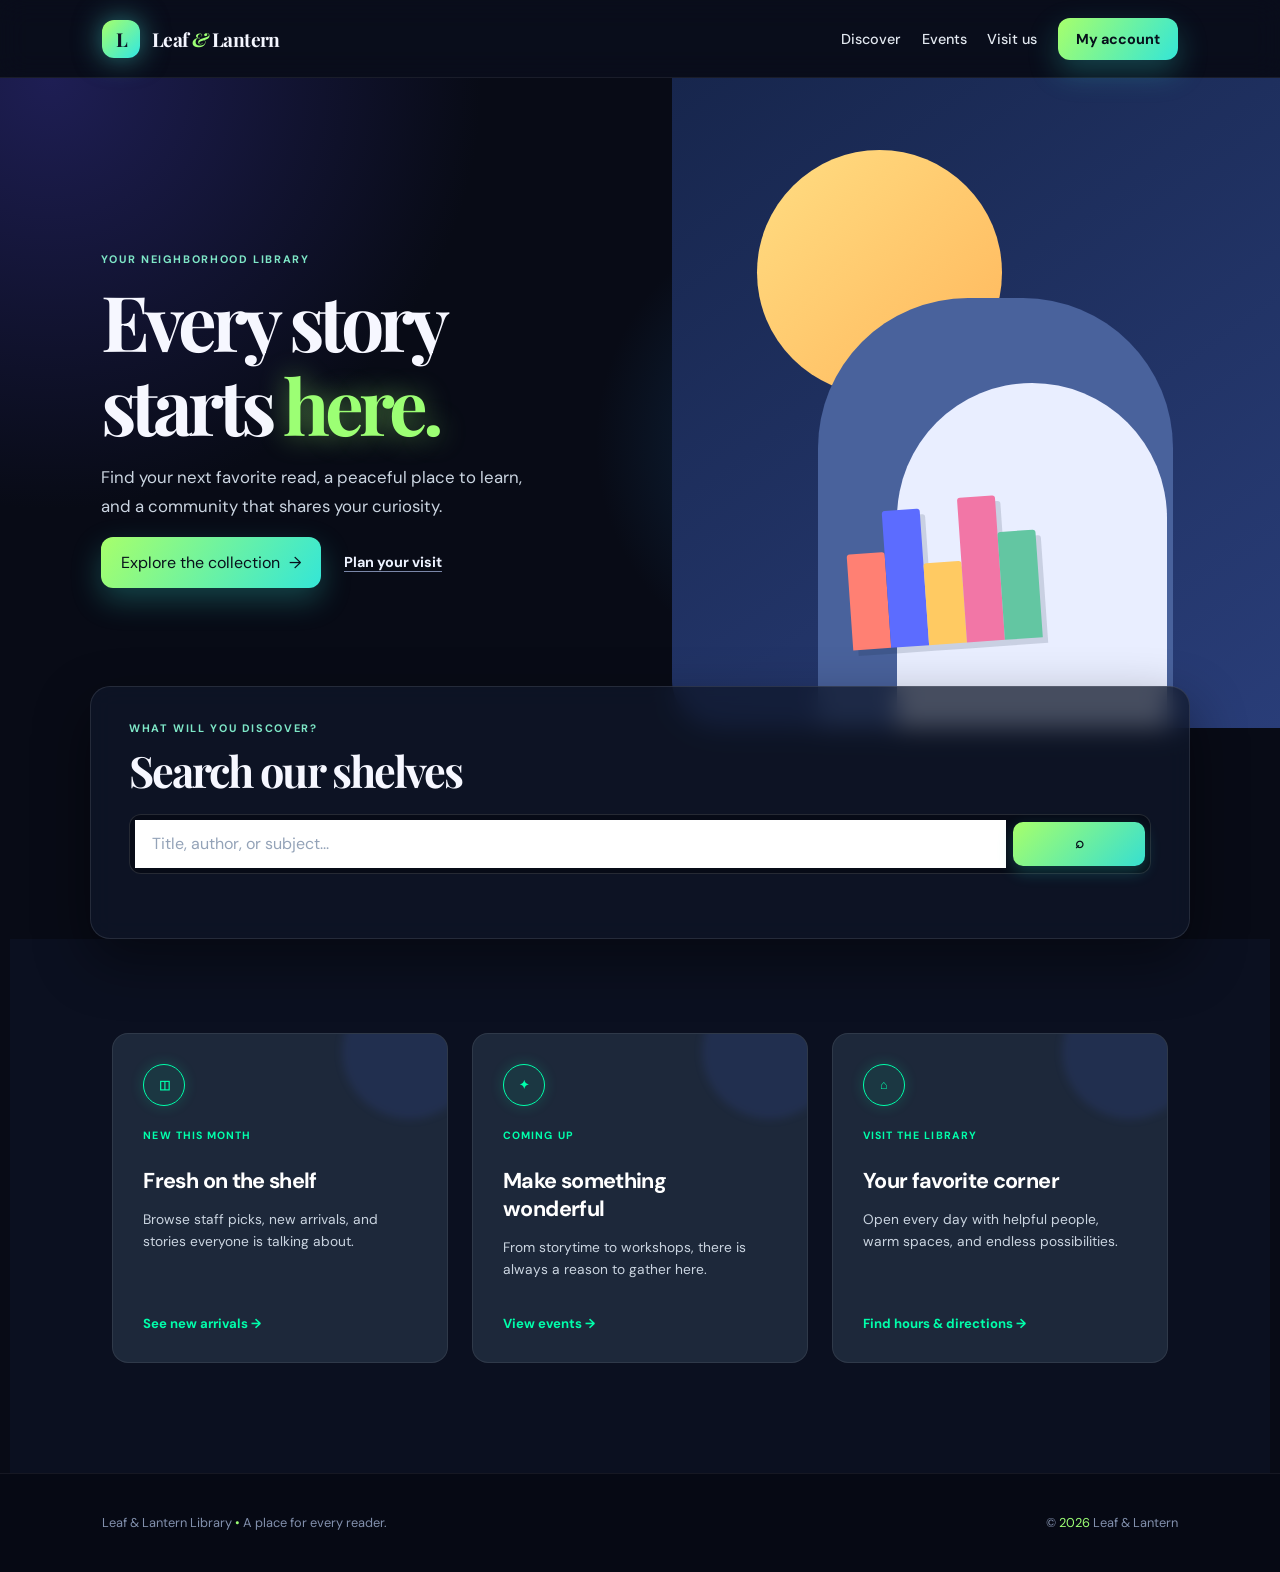
<file: home.html>
<!DOCTYPE html>
<html lang="en">
<head>
  <meta charset="UTF-8">
  <meta name="viewport" content="width=device-width, initial-scale=1.0">
  <meta name="description" content="Library website home page">
  <title>Leaf &amp; Lantern Library</title>
  <link rel="preconnect" href="https://fonts.googleapis.com">
  <link rel="preconnect" href="https://fonts.gstatic.com" crossorigin>
  <link href="https://fonts.googleapis.com/css2?family=DM+Sans:wght@400;500;600;700&family=Playfair+Display:wght@600;700&display=swap" rel="stylesheet">
  <link rel="stylesheet" href="style.css">
</head>
<body>
  <header class="site-header">
    <a class="brand" href="#home" aria-label="Leaf and Lantern Library home">
      <span class="brand-mark">L</span>
      <span>Leaf <i>&amp;</i> Lantern</span>
    </a>
    <button class="menu-button" aria-label="Open navigation" aria-expanded="false">☰</button>
    <nav class="nav-links" aria-label="Main navigation">
      <a href="#discover">Discover</a>
      <a href="#events">Events</a>
      <a href="#visit">Visit us</a>
      <a class="nav-login" href="signin.html">My account</a>
    </nav>
  </header>

  <main id="home">
    <section class="hero">
      <div class="hero-copy">
        <p class="eyebrow">YOUR NEIGHBORHOOD LIBRARY</p>
        <h1>Every story<br>starts <em>here.</em></h1>
        <p class="hero-text">Find your next favorite read, a peaceful place to learn, and a community that shares your curiosity.</p>
        <div class="hero-actions">
          <a class="button button-dark" href="#discover">Explore the collection <span>→</span></a>
          <a class="text-link" href="#visit">Plan your visit</a>
        </div>
      </div>
      <div class="hero-art" aria-label="Illustration of stacked books and plants">
        <div class="sun"></div>
        <div class="arch arch-back"></div>
        <div class="arch arch-front"></div>
        <div class="plant plant-left"><span></span><span></span><span></span></div>
        <div class="books"><b></b><b></b><b></b><b></b><b></b></div>
        <div class="plant plant-right"><span></span><span></span><span></span><span></span></div>
      </div>
    </section>

    <section class="search-panel" id="discover">
      <div>
        <p class="eyebrow">WHAT WILL YOU DISCOVER?</p>
        <h2>Search our shelves</h2>
      </div>
      <form class="search-form" id="searchForm">
        <label class="sr-only" for="searchInput">Search books, authors, or topics</label>
        <input id="searchInput" type="search" placeholder="Title, author, or subject...">
        <button type="submit" aria-label="Search">⌕</button>
      </form>
      <p class="search-message" id="searchMessage" aria-live="polite"></p>
    </section>

    <section class="features" id="events">
      <article>
        <span class="feature-icon">◫</span>
        <p class="eyebrow">NEW THIS MONTH</p>
        <h3>Fresh on the shelf</h3>
        <p>Browse staff picks, new arrivals, and stories everyone is talking about.</p>
        <a href="#collection">See new arrivals →</a>
      </article>
      <article>
        <span class="feature-icon">✦</span>
        <p class="eyebrow">COMING UP</p>
        <h3>Make something wonderful</h3>
        <p>From storytime to workshops, there is always a reason to gather here.</p>
        <a href="#calendar">View events →</a>
      </article>
      <article id="visit">
        <span class="feature-icon">⌂</span>
        <p class="eyebrow">VISIT THE LIBRARY</p>
        <h3>Your favorite corner</h3>
        <p>Open every day with helpful people, warm spaces, and endless possibilities.</p>
        <a href="#hours">Find hours &amp; directions →</a>
      </article>
    </section>
  </main>

  <footer>
    <p>Leaf &amp; Lantern Library <span>•</span> A place for every reader.</p>
    <p>© <span id="year"></span> Leaf &amp; Lantern</p>
  </footer>
  <script src="script.js"></script>
</body>
</html>
</file>
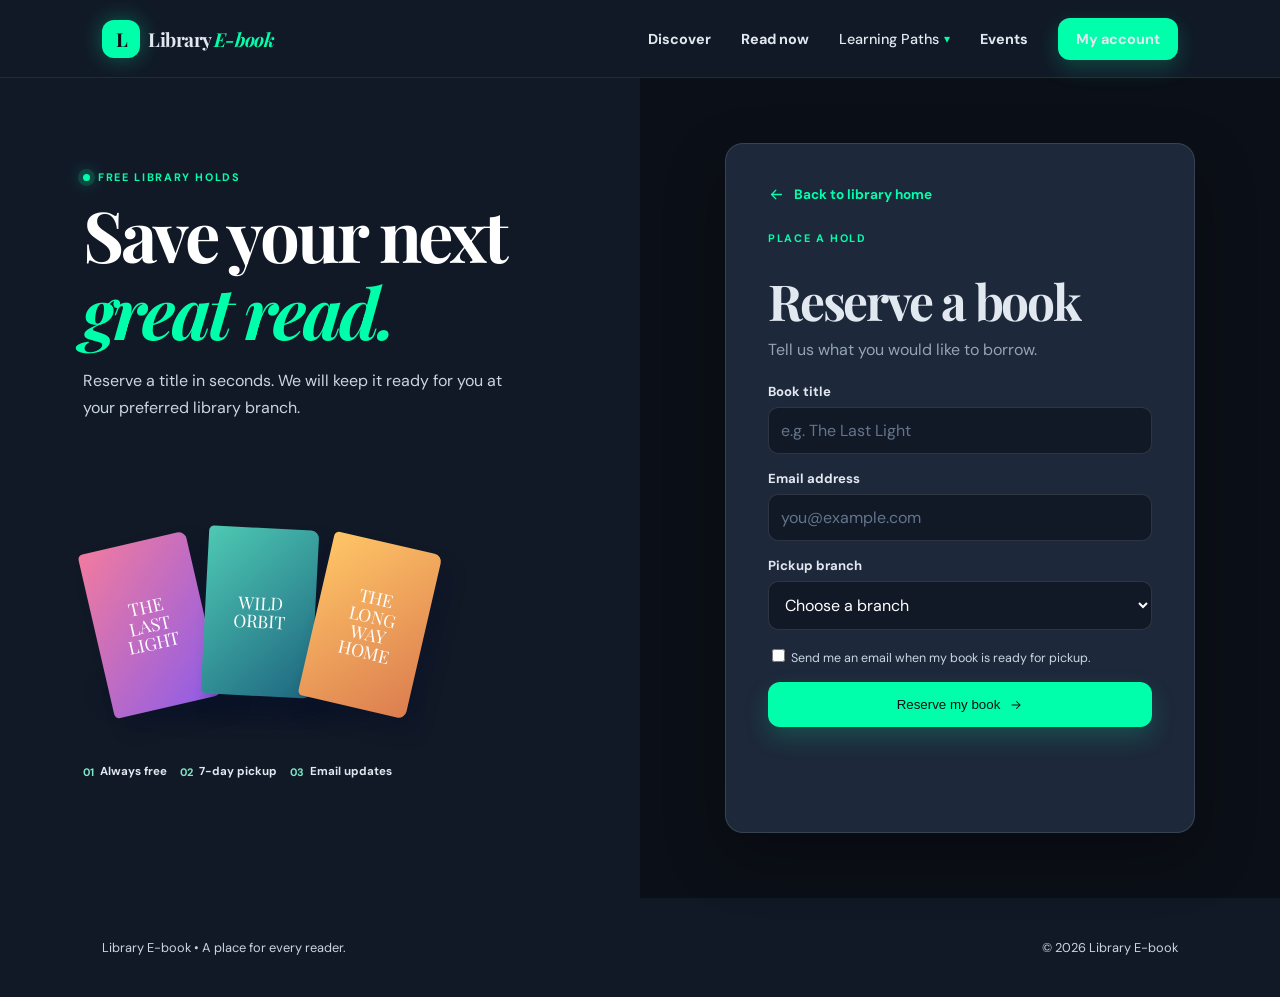
<file: order.html>
<!DOCTYPE html>
<html lang="en">
<head>
  <meta charset="UTF-8"><meta name="viewport" content="width=device-width, initial-scale=1.0">
  <meta name="description" content="Reserve a book from Library E-book"><title>Reserve a book | Library E-book</title>
  <link rel="icon" type="image/svg+xml" href="data:image/svg+xml,<svg xmlns='http://www.w3.org/2000/svg' viewBox='0 0 100 100'><text y='.9em' font-size='90'>📚</text></svg>">
  <link rel="apple-touch-icon" href="data:image/svg+xml,<svg xmlns='http://www.w3.org/2000/svg' viewBox='0 0 100 100'><text y='.9em' font-size='90'>📚</text></svg>">
  <meta name="theme-color" content="#0B0F17">
  <link rel="manifest" href="data:application/manifest+json,%7B%22name%22%3A%22English%20Library%22%2C%22short_name%22%3A%22English%20Library%22%2C%22start_url%22%3A%22.%2F%22%2C%22display%22%3A%22standalone%22%2C%22theme_color%22%3A%22%230B0F17%22%2C%22background_color%22%3A%22%230B0F17%22%7D">
  <link rel="preconnect" href="https://fonts.googleapis.com"><link rel="preconnect" href="https://fonts.gstatic.com" crossorigin>
  <link href="https://fonts.googleapis.com/css2?family=DM+Sans:wght@400;500;600;700&family=Playfair+Display:wght@600;700&display=swap" rel="stylesheet"><link rel="stylesheet" href="style.css">
</head>
<body class="order-page">
  <header class="site-header"><a class="brand" href="index.html" aria-label="Library E-book home"><span class="brand-mark">L</span><span>Library <i>E-book</i></span></a><nav class="nav-links" aria-label="Main navigation"><a href="index.html#discover">Discover</a><a href="read.html">Read now</a><div class="learning-paths-menu"><button class="learning-paths-trigger" type="button" aria-expanded="false" aria-haspopup="true">Learning Paths <span aria-hidden="true">▾</span></button><div class="learning-paths-dropdown" role="menu"><div><p>Grammar Hubs</p><a href="index.html#gerunds" role="menuitem">Gerunds Masterclass</a><a href="index.html#infinitives" role="menuitem">Infinitives Practice</a><a href="index.html#cefr-search" role="menuitem">CEFR Level Quizzes</a></div><div><p>Vocabulary &amp; Life Skills</p><a href="index.html#vocab-times" role="menuitem">Times of Life</a><a href="index.html#vocab-activities" role="menuitem">Life Activities &amp; Goals</a><a href="index.html#vocab-friendship" role="menuitem">Relationships &amp; Friendship</a><a href="index.html#vocab-habits" role="menuitem">Health &amp; Daily Habits</a></div><div><p>Speaking &amp; Practice</p><a href="index.html#speaking-clubs" role="menuitem">Live Speaking Clubs</a><a href="index.html#practice-paragraphs" role="menuitem">Warm-Up Drills &amp; Audio</a><a href="index.html#voice-warmup" role="menuitem">1-Minute Mic Warmup</a></div><div><p>Graded Readers</p><a href="read.html?level=a1" role="menuitem">Beginner (A1–A2)</a><a href="read.html?level=b1" role="menuitem">Intermediate (B1–B2)</a><a href="read.html?level=c1" role="menuitem">Advanced (C1–C2)</a></div></div></div><a href="index.html#events">Events</a><a class="nav-login" href="index.html#signin">My account</a></nav></header>
  <main class="order-main">
    <section class="order-intro"><p class="eyebrow hero-badge"><span></span> FREE LIBRARY HOLDS</p><h1>Save your next<br><em>great read.</em></h1><p>Reserve a title in seconds. We will keep it ready for you at your preferred library branch.</p><div class="order-art" aria-hidden="true"><div class="order-book book-a">THE<br>LAST<br>LIGHT</div><div class="order-book book-b">WILD<br>ORBIT</div><div class="order-book book-c">THE<br>LONG WAY<br>HOME</div><i></i></div><div class="order-benefits"><span>01 <b>Always free</b></span><span>02 <b>7-day pickup</b></span><span>03 <b>Email updates</b></span></div></section>
    <section class="order-card-wrap"><form class="order-card" id="orderForm"><a class="back-link" href="index.html"><svg class="icon icon-arrow icon-arrow-back" viewBox="0 0 24 24" aria-hidden="true"><path d="M19 12H5M11 6l-6 6 6 6"/></svg> Back to library home</a><p class="eyebrow">PLACE A HOLD</p><h2>Reserve a book</h2><p class="order-copy">Tell us what you would like to borrow.</p><div class="field"><label for="bookTitle">Book title</label><input id="bookTitle" type="text" placeholder="e.g. The Last Light" required></div><div class="field"><label for="orderEmail">Email address</label><input id="orderEmail" type="email" placeholder="you@example.com" autocomplete="email" required></div><div class="field"><label for="branch">Pickup branch</label><select id="branch" required><option value="">Choose a branch</option><option>Downtown Library</option><option>Riverbend Library</option><option>Northside Library</option></select></div><label class="terms"><input type="checkbox" required> Send me an email when my book is ready for pickup.</label><button class="button order-submit" type="submit">Reserve my book <svg class="icon icon-arrow" viewBox="0 0 24 24" aria-hidden="true"><path d="M5 12h14M13 6l6 6-6 6"/></svg></button><p class="form-message" id="orderMessage" aria-live="polite"></p></form></section>
  </main>
  <footer><p>Library E-book <span>&bull;</span> A place for every reader.</p><p>&copy; <span id="year"></span> Library E-book</p></footer><script src="script.js"></script>
</body>
</html>
</file>
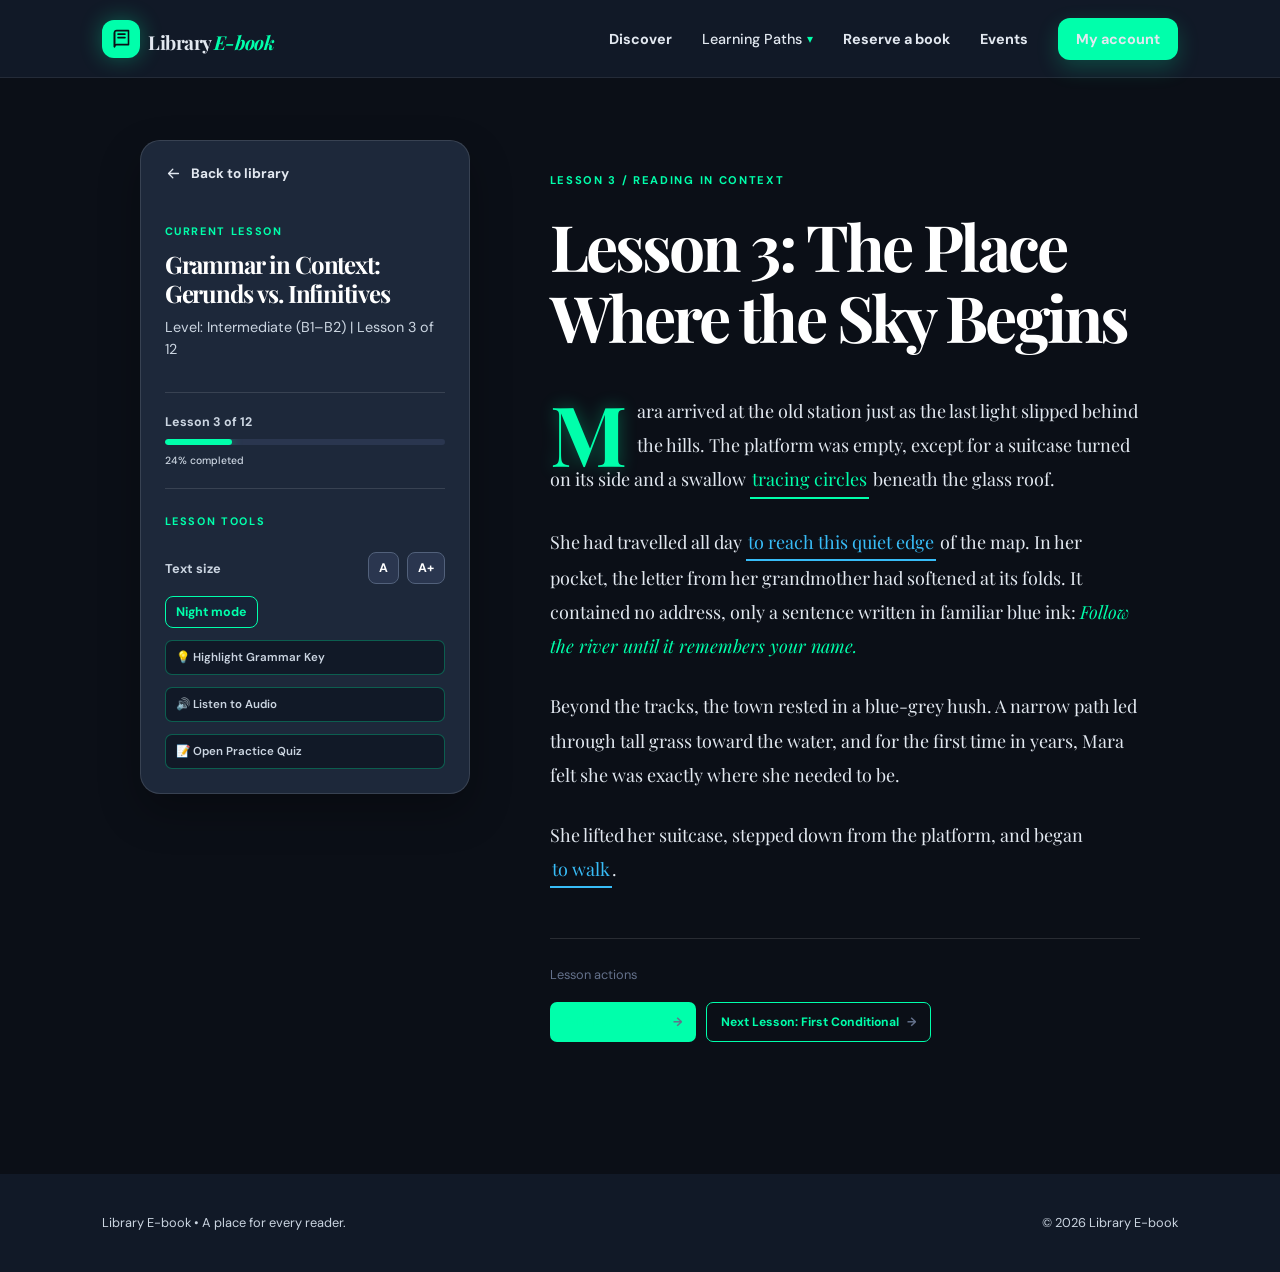
<file: read.html>
<!DOCTYPE html>
<html lang="en">
<head>
  <meta charset="UTF-8">
  <meta name="viewport" content="width=device-width, initial-scale=1.0">
  <meta name="description" content="Read at Library E-book">
  <title>Read now | Library E-book</title>
  <link rel="icon" type="image/svg+xml" href="data:image/svg+xml,<svg xmlns='http://www.w3.org/2000/svg' viewBox='0 0 100 100'><text y='.9em' font-size='90'>📚</text></svg>">
  <link rel="apple-touch-icon" href="data:image/svg+xml,<svg xmlns='http://www.w3.org/2000/svg' viewBox='0 0 100 100'><text y='.9em' font-size='90'>📚</text></svg>">
  <meta name="theme-color" content="#0B0F17">
  <link rel="manifest" href="data:application/manifest+json,%7B%22name%22%3A%22English%20Library%22%2C%22short_name%22%3A%22English%20Library%22%2C%22start_url%22%3A%22.%2F%22%2C%22display%22%3A%22standalone%22%2C%22theme_color%22%3A%22%230B0F17%22%2C%22background_color%22%3A%22%230B0F17%22%7D">
  <link rel="preconnect" href="https://fonts.googleapis.com">
  <link rel="preconnect" href="https://fonts.gstatic.com" crossorigin>
  <link href="https://fonts.googleapis.com/css2?family=DM+Sans:wght@400;500;600;700&family=Playfair+Display:wght@600;700&display=swap" rel="stylesheet">
  <link rel="stylesheet" href="style.css">
</head>
<body class="reader-page">
  <header class="site-header">
    <a class="brand" href="index.html" aria-label="Library E-book home"><span class="brand-mark"><svg class="ui-icon" viewBox="0 0 24 24" aria-hidden="true"><path d="M4 5.5A2.5 2.5 0 0 1 6.5 3H20v16H6.5A2.5 2.5 0 0 0 4 21.5v-16Z"/><path d="M4 5.5v16M8 7h8M8 11h8"/></svg></span><span>Library <i>E-book</i></span></a>
    <nav class="nav-links" aria-label="Main navigation"><a href="index.html#discover">Discover</a><div class="learning-paths-menu"><button class="learning-paths-trigger" type="button" aria-expanded="false" aria-haspopup="true">Learning Paths <span aria-hidden="true">▾</span></button><div class="learning-paths-dropdown" role="menu"><div><p>Grammar Hubs</p><a href="index.html#gerunds" role="menuitem">Gerunds Masterclass</a><a href="index.html#infinitives" role="menuitem">Infinitives Practice</a><a href="index.html#cefr-search" role="menuitem">CEFR Level Quizzes</a></div><div><p>Vocabulary &amp; Life Skills</p><a href="index.html#vocab-times" role="menuitem">Times of Life</a><a href="index.html#vocab-activities" role="menuitem">Life Activities &amp; Goals</a><a href="index.html#vocab-friendship" role="menuitem">Relationships &amp; Friendship</a><a href="index.html#vocab-habits" role="menuitem">Health &amp; Daily Habits</a></div><div><p>Speaking &amp; Practice</p><a href="index.html#speaking-clubs" role="menuitem">Live Speaking Clubs</a><a href="index.html#practice-paragraphs" role="menuitem">Warm-Up Drills &amp; Audio</a><a href="index.html#voice-warmup" role="menuitem">1-Minute Mic Warmup</a></div><div><p>Graded Readers</p><a href="read.html?level=a1" role="menuitem">Beginner (A1–A2)</a><a href="read.html?level=b1" role="menuitem">Intermediate (B1–B2)</a><a href="read.html?level=c1" role="menuitem">Advanced (C1–C2)</a></div></div></div><a href="order.html">Reserve a book</a><a href="index.html#events">Events</a><a class="nav-login" href="index.html#signin">My account</a></nav>
  </header>
  <main class="reader-main">
    <aside class="reader-sidebar">
      <a href="index.html" class="back-link"><svg class="icon icon-arrow icon-arrow-back" viewBox="0 0 24 24" aria-hidden="true"><path d="M19 12H5M11 6l-6 6 6 6"/></svg> Back to library</a>
      <p class="eyebrow">CURRENT LESSON</p>
      <h2>Grammar in Context: Gerunds vs. Infinitives</h2><p class="reader-author">Level: Intermediate (B1–B2) | Lesson 3 of 12</p>
      <div class="reader-progress"><span>Lesson 3 of 12</span><div><b></b></div><small>24% completed</small></div>
      <div class="reader-tools"><p class="eyebrow">LESSON TOOLS</p><div><span>Text size</span><button type="button" data-font-size="17">A</button><button type="button" data-font-size="20">A+</button></div><button id="themeButton" type="button">Night mode</button><button class="lesson-tool" id="highlightGrammar" type="button">💡 Highlight Grammar Key</button><button class="lesson-tool" id="listenLesson" type="button">🔊 Listen to Audio</button><a class="lesson-tool" href="index.html#gerunds">📝 Open Practice Quiz</a></div>
    </aside>
    <article class="reading-text">
      <p class="chapter-label">LESSON 3 / READING IN CONTEXT</p>
      <h1>Lesson 3: The Place Where the Sky Begins</h1>
      <p class="dropcap">Mara arrived at the old station just as the last light slipped behind the hills. The platform was empty, except for a suitcase turned on its side and a swallow <button class="grammar-highlight gerund-highlight" type="button" data-grammar="Gerund: a verb ending in -ing that acts like a noun. Khmer: កិរិយាសព្ទបញ្ចប់ដោយ -ing ដែលដើរតួជានាម។">tracing circles</button> beneath the glass roof.</p>
      <p>She had travelled all day <button class="grammar-highlight infinitive-highlight" type="button" data-grammar="Infinitive: to + base verb, often showing purpose. Khmer: to បូកនឹងកិរិយាសព្ទដើម។">to reach this quiet edge</button> of the map. In her pocket, the letter from her grandmother had softened at its folds. It contained no address, only a sentence written in familiar blue ink: <em>Follow the river until it remembers your name.</em></p>
      <p>Beyond the tracks, the town rested in a blue-grey hush. A narrow path led through tall grass toward the water, and for the first time in years, Mara felt she was exactly where she needed to be.</p>
      <p>She lifted her suitcase, stepped down from the platform, and began <button class="grammar-highlight infinitive-highlight" type="button" data-grammar="Infinitive: to + base verb, used here to express the action that follows. Khmer: to បង្ហាញសកម្មភាពបន្ទាប់។">to walk</button>.</p>
      <div class="reader-end"><span>Lesson actions</span><div class="lesson-actions"><a class="lesson-primary-action" href="index.html#gerunds">Take Lesson Quiz <span aria-hidden="true">→</span></a><a class="lesson-secondary-action" href="index.html#firstConditional">Next Lesson: First Conditional <span aria-hidden="true">→</span></a></div></div>
    </article>
  </main>
  <footer><p>Library E-book <span>&bull;</span> A place for every reader.</p><p>&copy; <span id="year"></span> Library E-book</p></footer>
  <script src="script.js"></script>
</body>
</html>
</file>
<file: style.css>
﻿:root{--ink:#213a36;--sage:#d9e0d2;--paper:#f8f4ea;--cream:#efe8d8;--rust:#ce6d43;--gold:#e7b64a}*{box-sizing:border-box}html{scroll-behavior:smooth}body{margin:0;color:var(--ink);background:var(--paper);font-family:Arial,sans-serif}a{color:inherit;text-decoration:none}.site-header{min-height:76px;display:flex;align-items:center;justify-content:space-between;padding:0 7%;border-bottom:1px solid #d6d8cf}.brand{font-family:Georgia,serif;font-size:1.2rem;font-weight:700}.brand i,h1 em{color:var(--rust)}.brand-mark{display:inline-grid;place-items:center;width:34px;height:34px;margin-right:8px;border-radius:50%;background:var(--ink);color:white}.nav-links{display:flex;align-items:center;gap:25px;font-size:.9rem;font-weight:700}.nav-login,.button{background:var(--ink);color:#fff;padding:12px 18px}.hero{display:grid;grid-template-columns:1.1fr .9fr;min-height:500px}.hero-copy{padding:95px 12%;display:flex;flex-direction:column;justify-content:center}.eyebrow{margin:0 0 12px;color:#68766b;font-size:.68rem;font-weight:700;letter-spacing:.15em}h1,h2,h3{margin:0;font-family:Georgia,serif;line-height:1.1}h1{font-size:clamp(3rem,6vw,5.2rem)}.hero-text{max-width:470px;line-height:1.7;color:#53655d}.hero-actions{display:flex;align-items:center;gap:23px}.text-link,.forgot-password{border-bottom:1px solid var(--ink);font-size:.9rem;font-weight:700}.hero-art{min-height:500px;background:var(--sage);position:relative;overflow:hidden}.sun{position:absolute;top:12%;left:21%;width:190px;height:190px;border-radius:50%;background:var(--gold)}.arch{position:absolute;bottom:0;border-radius:150px 150px 0 0}.arch-back{width:330px;height:390px;left:26%;background:#9db297}.arch-front{width:245px;height:300px;left:39%;background:#f5ead8}.books{position:absolute;z-index:2;bottom:12%;left:31%;height:125px;display:flex;align-items:end;transform:rotate(-4deg)}.books b{width:32px;border-radius:3px 3px 0 0}.books b:nth-child(1){height:82px;background:#d2724d}.books b:nth-child(2){height:116px;background:var(--ink)}.books b:nth-child(3){height:72px;background:var(--gold)}.books b:nth-child(4){height:125px;background:#bc6340}.books b:nth-child(5){height:94px;background:#4e7565}.plant{display:none}.search-panel{padding:45px 10%;background:var(--cream);display:grid;grid-template-columns:1fr 1fr;gap:28px;align-items:center}.search-form{display:flex;background:#fff;border:1px solid #c8c6ba;padding:4px}.search-form input{width:100%;border:0;padding:12px;font:inherit}.search-form button{border:0;background:var(--rust);color:white;width:46px;font-size:1.4rem}.search-message{grid-column:2;margin:-18px 0 0;font-size:.82rem}.features{display:grid;grid-template-columns:repeat(3,1fr);gap:45px;padding:80px 9%}.feature-icon{display:inline-grid;place-items:center;width:42px;height:42px;border-radius:50%;background:var(--sage);margin-bottom:20px}.features h3{font-size:1.65rem}.features article>p:not(.eyebrow){line-height:1.6;color:#607068}.features article>a,.signin-line a,.forgot-password{color:var(--rust);font-weight:700}footer{display:flex;justify-content:space-between;padding:24px 7%;background:var(--ink);color:#dce5d8;font-size:.8rem}.account{display:none;min-height:100vh;background:var(--cream);padding:58px 8%}.account.active{display:grid;place-items:center}.account-card{width:min(100%,480px);background:var(--paper);padding:42px;box-shadow:0 12px 30px #213a3620}.back-link{display:inline-block;margin-bottom:32px;font-size:.85rem;font-weight:700}.account-card h2{font-size:2.7rem}.account-card>p{color:#607068;line-height:1.6}.account-form{display:grid;gap:15px}.form-row{display:grid;grid-template-columns:1fr 1fr;gap:14px}.field{display:grid;gap:7px}.field label{font-size:.82rem;font-weight:700}.field input{padding:12px;border:1px solid #c8c6ba;font:inherit}.terms{font-size:.78rem;color:#53655d}.signup-submit{border:0;cursor:pointer;text-align:left}.form-message{min-height:20px;color:#42705a;font-size:.84rem;font-weight:700}.signin-line{text-align:center;font-size:.84rem}.page-hidden{display:none}@media(max-width:760px){.nav-links{gap:12px}.nav-links>a:not(.nav-login){display:none}.hero{grid-template-columns:1fr}.hero-copy{padding:72px 9%}.hero-art{min-height:350px}.search-panel,.features{grid-template-columns:1fr;padding:45px 9%}.search-message{grid-column:1;margin:0}.features{gap:40px}footer{flex-direction:column;gap:8px}.account{padding:25px 5%}.account-card{padding:28px 22px}.form-row{grid-template-columns:1fr}}
/* Modern interface refresh */
:root{--ink:#111c36;--paper:#f6f8fc;--cream:#eaf0fb;--sage:#dce7ff;--rust:#5c6cff;--gold:#ffca62;--line:#dce3f0;--muted:#64718b}body{font-family:"DM Sans",Arial,sans-serif;background:var(--paper);color:var(--ink)}.site-header{position:sticky;top:0;z-index:20;min-height:78px;padding:0 8%;background:#f6f8fce8;border-bottom:1px solid var(--line);backdrop-filter:blur(14px)}.brand{font-family:"Playfair Display",Georgia,serif;letter-spacing:-.03em}.brand-mark{width:38px;height:38px;border-radius:12px;background:linear-gradient(135deg,#5c6cff,#8a62ff);box-shadow:0 8px 18px #5c6cff42}.nav-links{gap:30px;color:#51607a}.nav-links>a{transition:color .2s}.nav-links>a:hover{color:var(--rust)}.nav-login,.button{border-radius:12px;background:linear-gradient(135deg,#5969ff,#795eff);box-shadow:0 10px 20px #5c6cff35;transition:transform .2s,box-shadow .2s}.nav-login:hover,.button:hover{transform:translateY(-2px);box-shadow:0 13px 25px #5c6cff48}.hero{min-height:610px;grid-template-columns:1.05fr .95fr;background:radial-gradient(circle at 30% 5%,#e8edff,transparent 32%)}.hero-copy{padding:105px 12% 76px 15%}.hero-badge{display:flex;align-items:center;gap:8px;color:#5c6cff}.hero-badge span{width:7px;height:7px;border-radius:50%;background:#54c38b;box-shadow:0 0 0 5px #54c38b25}h1,h2,h3{font-family:"Playfair Display",Georgia,serif;letter-spacing:-.045em}h1{font-size:clamp(3.4rem,6vw,5.8rem)}h1 em{color:#5c6cff}.hero-text{font-size:1.05rem;color:var(--muted)}.button{gap:15px;padding:15px 20px}.text-link,.forgot-password{border-bottom-color:#8894aa;color:#34415a}.hero-stats{display:flex;gap:30px;margin-top:47px}.hero-stats div{display:grid;gap:4px}.hero-stats strong{font-size:1.3rem}.hero-stats span{font-size:.75rem;color:var(--muted)}.hero-art{min-height:610px;background:linear-gradient(145deg,#17264d,#293d78);border-radius:0 0 0 48px}.sun{top:11%;left:14%;width:245px;height:245px;background:linear-gradient(135deg,#ffdd82,#ffb65b)}.arch-back{width:355px;height:430px;left:24%;background:#49629c}.arch-front{width:270px;height:345px;left:37%;background:#e9eeff}.books{left:29%;bottom:13%;height:145px}.books b{width:38px;box-shadow:5px 6px 0 #111c3625}.books b:nth-child(1){height:96px;background:#ff8073}.books b:nth-child(2){height:137px;background:#5c6cff}.books b:nth-child(3){height:82px;background:#ffca62}.books b:nth-child(4){height:145px;background:#f276a6}.books b:nth-child(5){height:108px;background:#63c6a2}.art-card{position:absolute;z-index:5;right:7%;bottom:8%;width:195px;padding:17px;border:1px solid #ffffff42;border-radius:17px;background:#ffffffde;color:var(--ink);box-shadow:0 16px 35px #0c173830;backdrop-filter:blur(10px)}.art-card span,.art-card small{display:block;color:var(--muted);font-size:.7rem}.art-card strong{display:block;margin:7px 0;font-family:"Playfair Display",serif;font-size:1.05rem}.search-panel{position:relative;z-index:3;max-width:1150px;margin:-48px auto 0;padding:32px 42px;border:1px solid #ffffff80;border-radius:20px;background:#ffffffed;box-shadow:0 18px 42px #2b3c6920}.search-form{border:1px solid var(--line);border-radius:12px;padding:5px}.search-form:focus-within{outline:3px solid #5c6cff20;border-color:#5c6cff}.search-form button{border-radius:8px;background:var(--rust)}.quick-topics{grid-column:2;display:flex;align-items:center;gap:8px;margin-top:-18px;color:var(--muted);font-size:.72rem}.quick-topics button{border:1px solid var(--line);border-radius:999px;padding:5px 9px;background:#fff;color:#52607a;font:inherit;cursor:pointer}.quick-topics button:hover{border-color:var(--rust);color:var(--rust)}.features{max-width:1200px;margin:auto;padding:105px 8%;gap:24px}.features article{padding:30px;border:1px solid var(--line);border-radius:20px;background:#fff;box-shadow:0 10px 25px #2536560a;transition:transform .2s,box-shadow .2s}.features article:hover{transform:translateY(-5px);box-shadow:0 18px 30px #25365618}.feature-icon{width:46px;height:46px;border-radius:14px;background:#e7ebff;color:var(--rust);font-size:.78rem;font-weight:700}.features article>a,.signin-line a,.forgot-password{color:var(--rust)}footer{background:#101b36;padding:28px 8%;color:#c9d2e8}.account{background:radial-gradient(circle at 70% 0,#e0e7ff,transparent 35%),var(--paper)}.account-card{border:1px solid #fff;background:#fffffff0;border-radius:22px;box-shadow:0 22px 55px #263b6920}.field input{border-color:var(--line);border-radius:10px}.field input:focus{outline:3px solid #5c6cff1c;border-color:var(--rust)}.signup-submit{justify-content:center;text-align:center}.menu-button{color:var(--ink)}@media(max-width:760px){.site-header{padding:0 6%}.hero-art{border-radius:0;min-height:410px}.art-card{right:8%;bottom:8%}.hero-stats{margin-top:32px}.search-panel{margin:0;border-radius:0;padding:40px 9%}.quick-topics{grid-column:1;margin:0;flex-wrap:wrap}.features{padding:65px 8%}.features article{padding:26px}}
/* Reading page */
.reader-main{display:grid;grid-template-columns:330px minmax(0,1fr);max-width:1180px;min-height:calc(100vh - 134px);margin:auto;padding:62px 7%;gap:80px}.reader-sidebar{padding:24px;border:1px solid var(--line);border-radius:20px;background:#fff;align-self:start;box-shadow:0 12px 30px #263b690c}.reader-sidebar .back-link{margin-bottom:42px}.reader-sidebar h2{font-size:2rem}.reader-author{margin:8px 0 32px;color:var(--muted);font-size:.9rem}.reader-progress{display:grid;gap:9px;padding:21px 0;border-top:1px solid var(--line);border-bottom:1px solid var(--line);font-size:.78rem;font-weight:700}.reader-progress div{height:6px;border-radius:99px;background:#e6eaf3;overflow:hidden}.reader-progress b{display:block;width:24%;height:100%;border-radius:inherit;background:linear-gradient(90deg,#5969ff,#9061f0)}.reader-progress small{color:var(--muted);font-weight:500}.reader-tools{display:grid;gap:13px;padding-top:25px}.reader-tools>div{display:flex;align-items:center;gap:8px;font-size:.8rem;font-weight:700}.reader-tools span{margin-right:auto}.reader-tools button{border:1px solid var(--line);border-radius:8px;background:#f7f8fd;padding:7px 10px;color:var(--ink);font:700 .78rem "DM Sans",sans-serif;cursor:pointer}.reader-tools>#themeButton{justify-self:start;border-color:#dce4ff;background:#edf0ff;color:var(--rust)}.reading-text{max-width:700px;padding:30px 0 70px;color:#29334b;font-family:"Playfair Display",Georgia,serif;font-size:18px;line-height:1.9;transition:background .25s,color .25s}.reading-text .chapter-label{margin:0 0 20px;color:var(--rust);font-family:"DM Sans",Arial,sans-serif;font-size:.7rem;font-weight:700;letter-spacing:.15em}.reading-text h1{margin-bottom:42px;font-size:clamp(2.6rem,5vw,4.3rem);color:var(--ink)}.reading-text p{margin:0 0 26px}.reading-text em{color:#5969ff}.dropcap:first-letter{float:left;margin:10px 10px 0 0;color:var(--rust);font-size:5.2rem;font-weight:700;line-height:.7}.reader-end{display:flex;justify-content:space-between;align-items:center;margin-top:50px;padding-top:24px;border-top:1px solid var(--line);font-family:"DM Sans",Arial,sans-serif;font-size:.8rem}.reader-end span{color:var(--muted)}.reader-end a{color:var(--rust);font-weight:700}.night-reading{margin-top:20px;padding:35px;border-radius:18px;background:#17233f;color:#dbe4f5}.night-reading h1{color:#fff}.night-reading em{color:#b9c1ff}.night-reading .chapter-label{color:#b9c1ff}.night-reading .reader-end{border-color:#ffffff22}.night-reading .reader-end span{color:#b7c2d7}@media(max-width:800px){.reader-main{grid-template-columns:1fr;padding:35px 8%;gap:25px}.reader-sidebar{padding:22px}.reading-text{padding-top:12px}.night-reading{padding:25px}} 
/* Book reservation page */
.order-main{display:grid;grid-template-columns:1fr 1fr;min-height:calc(100vh - 134px);background:var(--paper)}.order-intro{position:relative;overflow:hidden;padding:92px 13%;background:linear-gradient(145deg,#17264d,#314b92);color:#fff}.order-intro .hero-badge{color:#cbd4ff}.order-intro h1{max-width:570px;font-size:clamp(3.4rem,5.5vw,5.6rem)}.order-intro h1 em{color:#ffcb69}.order-intro>p:not(.eyebrow){max-width:440px;color:#d2daf0;line-height:1.7}.order-art{position:relative;width:360px;height:260px;margin:53px 0 20px}.order-art i{position:absolute;z-index:0;left:17px;bottom:11px;width:310px;height:60px;border-radius:50%;background:#0710275c;filter:blur(8px)}.order-book{position:absolute;z-index:1;bottom:25px;display:flex;align-items:center;justify-content:center;width:110px;height:168px;padding:13px;border-radius:5px 8px 8px 5px;color:#fff;font-family:"Playfair Display",Georgia,serif;font-size:1.1rem;line-height:1.05;text-align:center;box-shadow:11px 13px 17px #07102760}.book-a{left:12px;transform:rotate(-13deg);background:linear-gradient(135deg,#f17b9f,#8d5ce8)}.book-b{left:122px;bottom:38px;transform:rotate(3deg);background:linear-gradient(135deg,#4ec9b3,#1e6680)}.book-c{left:232px;transform:rotate(13deg);background:linear-gradient(135deg,#ffc566,#dc7d50)}.order-benefits{display:flex;flex-wrap:wrap;gap:13px;margin-top:30px}.order-benefits span{display:flex;gap:6px;align-items:center;color:#9cacdc;font-size:.68rem;font-weight:700}.order-benefits b{color:#fff;font-size:.72rem}.order-card-wrap{display:grid;place-items:center;padding:65px 10%;background:radial-gradient(circle at 85% 10%,#e1e6ff,transparent 31%),#f8f9fd}.order-card{display:grid;gap:16px;width:min(100%,470px);padding:42px;border:1px solid #fff;border-radius:23px;background:#fffffff0;box-shadow:0 23px 55px #263b6920}.order-card .back-link{margin-bottom:12px}.order-card h2{font-size:clamp(2.2rem,4vw,3.1rem)}.order-copy{margin:-7px 0 5px;color:var(--muted);line-height:1.6}.order-card select{width:100%;border:1px solid var(--line);border-radius:10px;background:#fff;padding:12px;color:var(--ink);font:inherit}.order-submit{justify-content:center;border:0;cursor:pointer;text-align:center}@media(max-width:850px){.order-main{grid-template-columns:1fr}.order-intro{padding:65px 10%}.order-art{margin:35px 0 10px}.order-card-wrap{padding:55px 8%}}@media(max-width:480px){.order-art{width:290px;transform:scale(.85);transform-origin:left center;margin-right:-45px}.order-card{padding:28px 22px}.order-benefits{gap:10px}}
/* Leaf & Lantern: dark digital-library landing page */
body:has(#home){background:#080b16;color:#f3f5ff}body:has(#home) .site-header{background:#0a0e1ce8;border-color:#ffffff12}body:has(#home) .brand{color:#f4f6ff}body:has(#home) .brand-mark{background:linear-gradient(135deg,#a7ff6b,#30e7e3);color:#0c1223;box-shadow:0 0 28px #4ceee180}body:has(#home) .brand i{color:#9cff74}body:has(#home) .nav-links{color:#b8c1df}body:has(#home) .nav-links>a:hover{color:#9cff74}body:has(#home) .nav-login,body:has(#home) .button{background:linear-gradient(125deg,#a7ff6b,#34e6d7);color:#07101b;box-shadow:0 12px 30px #35e8d742}body:has(#home) .hero{position:relative;min-height:650px;background:radial-gradient(circle at 4% 0,#1e1e54 0,transparent 31%),radial-gradient(circle at 65% 56%,#112d4b 0,transparent 26%),#080b16}body:has(#home) .hero-copy{position:relative;z-index:2;padding:116px 8% 82px 15%}body:has(#home) h1,body:has(#home) h2,body:has(#home) h3{color:#f6f7ff}body:has(#home) h1{font-size:clamp(3.8rem,6vw,6.4rem);letter-spacing:-.065em}body:has(#home) h1 em{color:#9cff74;text-shadow:0 0 28px #9cff747a}body:has(#home) .eyebrow{color:#96a3c7}body:has(#home) .hero-badge{color:#9cff74}body:has(#home) .hero-badge span{background:#9cff74;box-shadow:0 0 0 5px #9cff7422,0 0 15px #9cff74}body:has(#home) .hero-text{max-width:440px;color:#adb8d4}body:has(#home) .text-link{color:#edf2ff;border-color:#7a87a8}body:has(#home) .hero-stats{gap:44px}body:has(#home) .hero-stats strong{color:#9cff74;font-size:1.55rem}body:has(#home) .hero-stats span{color:#8e9ab8}.neon-shelf{min-height:650px!important;border-radius:0!important;background:linear-gradient(150deg,#0f1931,#111a3a 65%,#102743)!important;perspective:900px}.neon-shelf:after{content:"";position:absolute;inset:0;background:linear-gradient(90deg,#080b1600 0%,#080b1600 75%,#080b1638);pointer-events:none}.neon-orb{position:absolute;border-radius:50%;filter:blur(4px)}.orb-one{top:10%;right:8%;width:230px;height:230px;background:#763cff4c;box-shadow:0 0 110px #763cff7a}.orb-two{bottom:13%;left:15%;width:175px;height:175px;background:#2fe6d74a;box-shadow:0 0 90px #2fe6d77a}.floating-book{position:absolute;z-index:2;display:flex;flex-direction:column;justify-content:space-between;width:154px;height:232px;padding:22px 16px;border-radius:7px 12px 12px 7px;color:white;box-shadow:19px 23px 32px #02061380,inset 7px 0 #ffffff20;font-family:"Playfair Display",Georgia,serif;font-weight:700;line-height:.92;letter-spacing:.03em;transform-style:preserve-3d}.floating-book:after{content:"";position:absolute;z-index:-1;right:-15px;top:7px;width:15px;height:218px;border-radius:0 8px 8px 0;background:inherit;filter:brightness(.68);transform:skewY(-26deg);transform-origin:left}.floating-book span{font-size:1.7rem}.floating-book small{font-family:"DM Sans",Arial,sans-serif;font-size:.56rem;letter-spacing:.12em}.float-one{top:18%;left:17%;background:linear-gradient(145deg,#ff678c,#8d53e4);transform:rotate(-17deg) rotateY(12deg)}.float-two{top:31%;left:43%;background:linear-gradient(145deg,#28cdb8,#1b668d);transform:rotate(10deg) rotateY(-15deg)}.float-three{top:13%;right:9%;background:linear-gradient(145deg,#ffbd52,#e55b72);transform:rotate(18deg) rotateY(-13deg)}.now-reading{position:absolute;z-index:4;left:18%;bottom:8%;display:grid;gap:4px;min-width:230px;padding:16px 18px 16px 42px;border:1px solid #ffffff1f;border-radius:15px;background:#101a32cc;box-shadow:0 14px 35px #0000005a;backdrop-filter:blur(14px)}.now-reading i{position:absolute;left:17px;top:23px;width:9px;height:9px;border-radius:50%;background:#9cff74;box-shadow:0 0 14px #9cff74}.now-reading span{color:#9cff74;font-size:.6rem;font-weight:700;letter-spacing:.11em}.now-reading strong{font-size:.95rem}.now-reading small{color:#aab5cf;font-size:.7rem}body:has(#home) .search-panel{margin:-43px auto 0;border-color:#ffffff12;background:#101728ed;box-shadow:0 22px 55px #00000070}body:has(#home) .search-panel h2{font-size:2.7rem}body:has(#home) .search-form{border-color:#ffffff20;background:#070b17}body:has(#home) .search-form input{color:#f1f5ff}body:has(#home) .search-form input::placeholder{color:#72809d}body:has(#home) .search-form button{background:#9cff74;color:#0b1220}body:has(#home) .quick-topics{color:#8996b4}body:has(#home) .quick-topics button{border-color:#ffffff1c;background:#19233b;color:#c6d0e8}body:has(#home) .quick-topics button:hover{border-color:#9cff74;background:#9cff7420;color:#b7ff92}body:has(#home) .features{max-width:1260px;padding-top:108px}body:has(#home) .features article{position:relative;overflow:hidden;border-color:#ffffff11;background:linear-gradient(145deg,#121a2e,#0e1527);box-shadow:none}body:has(#home) .features article:before{content:"";position:absolute;top:-50px;right:-30px;width:135px;height:135px;border-radius:50%;background:#4b6fff1c;filter:blur(4px)}body:has(#home) .features article:hover{border-color:#9cff745c;box-shadow:0 22px 36px #00000045}body:has(#home) .feature-icon{background:#9cff741b;color:#a7ff82}body:has(#home) .features article>p:not(.eyebrow){color:#9da9c4}body:has(#home) .features article>a{color:#9cff74}body:has(#home) footer{border-top:1px solid #ffffff10;background:#060914;color:#8290ad}body:has(#home) footer span{color:#9cff74}@media(max-width:860px){body:has(#home) .hero-copy{padding:88px 9% 64px}.neon-shelf{min-height:510px!important}.float-one{left:13%}.float-two{left:41%}.float-three{right:7%}.now-reading{left:12%}}@media(max-width:600px){body:has(#home) .hero{min-height:auto}body:has(#home) h1{font-size:3.65rem}.neon-shelf{min-height:450px!important}.floating-book{width:112px;height:175px;padding:15px 11px}.floating-book:after{height:163px}.floating-book span{font-size:1.25rem}.float-one{top:16%;left:11%}.float-two{top:37%;left:38%}.float-three{top:12%;right:8%}.now-reading{left:8%;bottom:7%;min-width:205px}.hero-stats{gap:22px!important}}
/* Shared Feather-style SVG icons */
.icon{display:inline-block;width:1.05em;height:1.05em;flex:0 0 auto;fill:none;stroke:currentColor;stroke-width:1.8;stroke-linecap:round;stroke-linejoin:round;vertical-align:-.14em}.icon-menu{width:24px;height:24px;stroke-width:1.7}.icon-search{width:19px;height:19px}.button,.features article>a,.back-link,.reader-end a,.order-submit{display:inline-flex;align-items:center;gap:9px}.search-form button{display:grid;place-items:center}.search-form button .icon{vertical-align:0}.back-link .icon{width:17px;height:17px}.icon-arrow{transition:transform .2s ease}.button:hover .icon-arrow,.features article>a:hover .icon-arrow,.reader-end a:hover .icon-arrow{transform:translateX(3px)}.back-link:hover .icon-arrow-back{transform:translateX(-3px)}.menu-button{display:grid;place-items:center;padding:7px;border-radius:9px}.menu-button:hover{background:#ffffff12}@media(max-width:760px){.menu-button{display:grid}}
/* Khmer localization and bilingual search */
:root{--font-khmer:"Kantumruy Pro","DM Sans",sans-serif}[lang="km"],input[lang="km"],.quick-topics{font-family:var(--font-khmer);line-height:1.8}.search-form input[lang="km"]{font-size:.96rem;line-height:1.8}.search-form input[lang="km"]::placeholder{font-family:var(--font-khmer);opacity:1}.quick-topics{gap:9px;line-height:1.7}.quick-topics span{font-size:.76rem}.quick-topics button{display:inline-flex;align-items:center;min-height:34px;padding:6px 13px;border-radius:999px;font-family:var(--font-khmer);font-size:.82rem;font-weight:600;line-height:1.55}.search-form button{width:auto;min-width:132px;display:inline-flex;align-items:center;justify-content:center;gap:8px;padding:0 16px;font-family:var(--font-khmer);font-size:.92rem;font-weight:700;line-height:1.6}.search-form button .icon{width:18px;height:18px;stroke-width:2}.search-form button span{transform:translateY(1px)}body:has(#home) .search-form button{background:linear-gradient(135deg,#a7ff6b,#36dfd1);color:#06101a;box-shadow:0 6px 16px #2ce6d43d}body:has(#home) .search-form button:hover{filter:brightness(1.08)}@media(max-width:600px){.search-form{align-items:stretch}.search-form input[lang="km"]{font-size:.84rem}.search-form button{min-width:104px;padding:0 11px;font-size:.84rem}.quick-topics{gap:7px}.quick-topics button{padding:6px 10px;font-size:.76rem}}
/* Search-section layout repair */
body:has(#home) .search-panel{display:block;width:min(1100px,calc(100% - 32px));margin:-42px auto 0;padding:34px 38px;border-radius:20px}body:has(#home) .search-panel>div:first-child{margin-bottom:19px}body:has(#home) .search-panel h2{margin:0}.search-subtitle{max-width:570px;margin:10px 0 0;color:#9da9c4;font-size:.92rem;line-height:1.6}.search-panel .search-form{display:flex;align-items:center;width:100%;min-width:0;gap:7px;padding:5px}.search-panel .search-form input{flex:1 1 220px;min-width:0;height:48px;padding:.6rem 1rem;line-height:1.6}.search-panel .search-form button{flex:0 0 auto;min-height:48px;border-radius:10px}.search-panel .search-message{margin:10px 0 0;min-height:20px;color:#96a3c7;font-size:.82rem}.search-panel .quick-topics{display:flex;align-items:center;flex-wrap:wrap;margin:18px 0 0;gap:9px}.search-panel .quick-topics span{flex:0 0 auto;margin-right:2px}.search-panel .quick-topics button{max-width:100%;padding:.6rem 1rem;line-height:1.6;white-space:normal}@media(max-width:767px){body:has(#home) .search-panel{width:calc(100% - 24px);margin:0 auto;padding:27px 20px;border-radius:17px}.search-panel .search-form{flex-wrap:wrap}.search-panel .search-form input{flex:1 1 100%;width:100%}.search-panel .search-form button{flex:1 1 100%;width:100%;min-height:46px}.search-panel .quick-topics{align-items:flex-start;gap:8px}.search-panel .quick-topics span{flex-basis:100%}.search-panel .quick-topics button{padding:.58rem .9rem;font-size:.8rem}}
/* Final accessibility and visual refinement */
body:has(#home) .nav-links>a:not(.nav-login){font-weight:500;opacity:.9}body:has(#home) .nav-links>a:not(.nav-login):hover,body:has(#home) .nav-links>a:not(.nav-login):focus-visible{opacity:1}.site-header .menu-button{align-self:center;justify-self:center;margin:0 0 0 14px;line-height:0}.site-header .menu-button .icon-menu{display:block}.search-form .sr-only{position:absolute;width:1px;height:1px;padding:0;margin:-1px;overflow:hidden;clip:rect(0,0,0,0);white-space:nowrap;border:0}body:has(#home) .search-panel{background:rgba(15,23,42,.75);border:1px solid rgba(255,255,255,.1);backdrop-filter:blur(12px);-webkit-backdrop-filter:blur(12px)}body:has(#home) .search-form input{color:#f5f7ff}body:has(#home) .search-form input::placeholder{color:#d0d7e7;opacity:1}.tag-chip{font-family:var(--font-khmer)!important;line-height:1.7!important;padding:.6rem 1.2rem!important;overflow:visible}.floating-book{box-shadow:0 10px 30px -10px rgba(0,0,0,.5),19px 23px 32px #02061380,inset 7px 0 #ffffff20;transition:transform .3s ease,box-shadow .3s ease}.floating-book:hover{box-shadow:0 18px 35px -10px rgba(0,0,0,.65),20px 25px 35px #0206139a,inset 7px 0 #ffffff24}.float-one:hover{transform:translateY(-4px) rotate(-17deg) rotateY(12deg)}.float-two:hover{transform:translateY(-4px) rotate(10deg) rotateY(-15deg)}.float-three:hover{transform:translateY(-4px) rotate(18deg) rotateY(-13deg)}@media(max-width:760px){.site-header .menu-button{margin-left:10px}.tag-chip{padding:.6rem 1rem!important}}
/* Responsive, accessible sign-up form and mobile navigation */
.menu-button{display:none}#signup.account{padding:2rem 1.5rem}#signup .account-card{width:100%;max-width:480px;margin:2rem auto;padding:2.5rem 1.5rem;box-sizing:border-box;background:#fff}#signup .account-form{width:100%}#signup .form-row{display:grid;grid-template-columns:1fr 1fr;gap:1rem}#signup .field{min-width:0}#signup .field label{color:#1E293B;font-weight:700}#signup .field input{width:100%;border:1px solid #CBD5E1;background-color:#FFFFFF;color:#1E293B;box-sizing:border-box}#signup .field input::placeholder{color:#64748B;opacity:1}#signup .field input:focus{border-color:#5c6cff;outline:3px solid #5c6cff2e}#signup .signup-submit{width:100%;box-sizing:border-box;justify-content:center;margin-top:1rem}#signup .terms{color:#334155;line-height:1.55}@media(min-width:768px) and (max-width:1024px){#signup.account{padding:2rem}#signup .account-card{max-width:480px;margin:2rem auto}}@media(max-width:767px){body{padding:0}.site-header{position:sticky}.menu-button{display:grid;place-items:center;margin-left:auto}.nav-links{position:absolute;top:100%;right:1rem;left:1rem;display:none;flex-direction:column;align-items:stretch;gap:4px;padding:12px;border:1px solid rgba(255,255,255,.12);border-radius:14px;background:#0f172ad9;box-shadow:0 16px 35px rgba(0,0,0,.35);backdrop-filter:blur(12px)}.nav-links.open{display:flex}.nav-links>a:not(.nav-login){display:block;padding:11px 12px}.nav-links .nav-login{margin-top:5px;text-align:center}#signup.account{padding:1rem;min-height:calc(100vh - 78px)}#signup .account-card{margin:1rem auto;padding:2rem 1.25rem}#signup .form-row{grid-template-columns:1fr;gap:.75rem}#signup .signup-submit{min-height:50px}}
/* Sign-up contrast and typography correction */
#signup .account-card,#signup .account-card input,#signup .account-card button{font-family:"Inter","DM Sans",Arial,sans-serif}#signup .account-card h1,#signup .account-card h2,#signup .back-link{color:#0F172A}#signup .back-link{opacity:1}#signup .field label{color:#1E293B;font-weight:600;font-size:.875rem}#signup .field input{padding:.75rem 1rem;line-height:1.5}#signup .field input::placeholder{color:#64748B;opacity:1}#signup .signup-submit{background:linear-gradient(135deg,#22C55E,#34D399);color:#0F172A}#signup .signup-submit .icon{stroke:#0F172A}body:has(#home) .nav-links>a:not(.nav-login){color:#F8FAFC;opacity:.9}

/* Sign-in: production contrast, depth, and micro-interactions */
body:has(#home) .nav-links > a:not(.nav-login) {
  transition: color 0.2s ease, opacity 0.2s ease, transform 0.2s ease;
}
body:has(#home) .nav-links > a:not(.nav-login):hover,
body:has(#home) .nav-links > a:not(.nav-login):focus-visible {
  color: #9cff74;
  opacity: 1;
  transform: translateY(-1px);
}
body:has(#home) .nav-login:hover,
body:has(#home) .nav-login:focus-visible {
  transform: translateY(-2px);
  filter: brightness(1.06);
}
body:has(#home) .nav-login:active {
  transform: translateY(0);
  filter: brightness(0.97);
}

#signin.account {
  min-height: calc(100vh - 78px);
  position: relative;
  z-index: 1;
  isolation: isolate;
  padding: clamp(3rem, 7vh, 5.5rem) 1.5rem 3rem;
  background:
    radial-gradient(circle at 82% 0%, rgba(52, 211, 153, 0.16), transparent 34%),
    radial-gradient(circle at 8% 100%, rgba(167, 255, 107, 0.1), transparent 30%),
    #f8fafc;
}

#signin .account-card {
  display: flex;
  flex-direction: column;
  width: 100%;
  max-width: 460px;
  margin: 0 auto;
  padding: 2.5rem 2.25rem 2.15rem;
  border: 1px solid #e2e8f0;
  border-radius: 22px;
  background: #ffffff;
  box-shadow:
    0 1px 2px rgba(15, 23, 42, 0.04),
    0 18px 40px rgba(15, 23, 42, 0.1),
    0 40px 70px rgba(15, 23, 42, 0.06);
  color: #1e293b;
  font-family: "Inter", "DM Sans", Arial, sans-serif;
}

.logo-text {
  display: inline-block;
  white-space: nowrap;
}

html {
  scroll-padding-top: 96px;
}

body:has(#home) .site-header {
  position: sticky;
  z-index: 30;
  isolation: isolate;
}

body:has(#home) .nav-links {
  display: flex;
  align-items: center;
  gap: clamp(0.8rem, 1.6vw, 1.5rem);
  white-space: nowrap;
}

#signin .account-card input,
#signin .account-card button,
#signin .account-card a,
#signin .account-card label,
#signin .account-card p {
  font-family: "Inter", "DM Sans", Arial, sans-serif;
}

#signin .back-link,
body:has(#home) #signin .back-link {
  align-self: start;
  margin: 0 0 1.65rem;
  color: #1e293b;
  font-size: 0.875rem;
  font-weight: 600;
  letter-spacing: -0.01em;
  opacity: 1;
  text-decoration: none;
  transition: color 0.2s ease, transform 0.2s ease;
}
#signin .back-link:hover,
#signin .back-link:focus-visible {
  color: #047857;
}
#signin .back-link:focus-visible {
  outline: 2px solid #34d399;
  outline-offset: 4px;
  border-radius: 6px;
}

#signin .account-header {
  margin-bottom: 1.5rem;
}
#signin .account-card h2,
body:has(#home) #signin .account-card h2 {
  margin: 0 0 0.45rem;
  color: #0f172a;
  font-family: "Playfair Display", Georgia, serif;
  font-size: clamp(2.05rem, 4.2vw, 2.6rem);
  font-weight: 700;
  letter-spacing: -0.035em;
  line-height: 1.12;
}
#signin .account-lead {
  margin: 0;
  color: #334155;
  font-size: 0.95rem;
  font-weight: 400;
  line-height: 1.6;
}

#signin .sso-group {
  display: grid;
  gap: 0.7rem;
}
#signin .sso-button {
  display: inline-flex;
  align-items: center;
  justify-content: center;
  gap: 0.7rem;
  width: 100%;
  min-height: 48px;
  padding: 0.7rem 1rem;
  border: 1px solid #cbd5e1;
  border-radius: 999px;
  background: #ffffff;
  color: #0f172a;
  font-size: 0.92rem;
  font-weight: 600;
  cursor: pointer;
  transition: transform 0.2s ease, box-shadow 0.2s ease, border-color 0.2s ease, background 0.2s ease;
}
#signin .sso-button:hover {
  transform: translateY(-1px);
  border-color: #94a3b8;
  background: #f8fafc;
  box-shadow: 0 8px 18px rgba(15, 23, 42, 0.08);
}
#signin .sso-button:active {
  transform: translateY(0);
}
#signin .sso-button:focus-visible {
  outline: none;
  border-color: #34d399;
  box-shadow: 0 0 0 4px rgba(52, 211, 153, 0.28);
}
#signin .sso-button[data-sso="apple"] {
  border-color: #0f172a;
  background: #0f172a;
  color: #f8fafc;
}
#signin .sso-button[data-sso="apple"]:hover {
  background: #1e293b;
  border-color: #1e293b;
  box-shadow: 0 10px 20px rgba(15, 23, 42, 0.22);
}
#signin .sso-logo-wrap {
  display: inline-grid;
  place-items: center;
  width: 18px;
  height: 18px;
  flex: 0 0 auto;
}
#signin .sso-logo-wrap svg {
  display: block;
  width: 100%;
  height: 100%;
}
#signin .sso-button[data-sso="apple"] .sso-logo-wrap {
  width: 17px;
  height: 17px;
}

#signin .auth-divider {
  display: flex;
  align-items: center;
  gap: 0.85rem;
  margin: 1.35rem 0 1.2rem;
  color: #475569;
  font-size: 0.78rem;
  font-weight: 600;
  letter-spacing: 0.08em;
  text-transform: none;
}
#signin .auth-divider::before,
#signin .auth-divider::after {
  content: "";
  flex: 1 1 auto;
  height: 1px;
  background: #e2e8f0;
}
#signin .auth-divider span {
  flex: 0 0 auto;
}

#signin .account-form {
  display: grid;
  gap: 0.15rem;
}
#signin .field {
  display: grid;
  gap: 0.4rem;
  min-width: 0;
  margin-bottom: 0.85rem;
}
#signin .field label,
body:has(#home) #signin .field label {
  color: #1e293b;
  font-size: 0.875rem;
  font-weight: 600;
  letter-spacing: -0.01em;
}
#signin .field input[type="email"],
#signin .field input[type="password"],
#signin .field input[type="text"] {
  width: 100%;
  min-height: 48px;
  padding: 0.75rem 1rem;
  border: 1px solid #cbd5e1;
  border-radius: 10px;
  background: #ffffff;
  color: #0f172a;
  font-size: 0.95rem;
  line-height: 1.5;
  transition: border-color 0.2s ease, box-shadow 0.2s ease, background 0.2s ease;
}
#signin .field input::placeholder {
  color: #64748b;
  opacity: 1;
}
#signin .field input:hover {
  border-color: #94a3b8;
}
#signin .field input:focus,
#signin .field input:focus-visible {
  border-color: #34d399;
  outline: none;
  box-shadow: 0 0 0 4px rgba(52, 211, 153, 0.28);
}

#signin .password-wrap {
  position: relative;
}
#signin .password-wrap input {
  padding-right: 2.9rem;
}
#signin .password-toggle {
  position: absolute;
  top: 50%;
  right: 0.35rem;
  display: grid;
  place-items: center;
  width: 2.15rem;
  height: 2.15rem;
  padding: 0;
  border: 0;
  border-radius: 8px;
  background: transparent;
  color: #475569;
  transform: translateY(-50%);
  cursor: pointer;
  transition: background 0.15s ease, color 0.15s ease;
}
#signin .password-toggle:hover,
#signin .password-toggle:focus-visible {
  background: #f1f5f9;
  color: #0f172a;
}
#signin .password-toggle:focus-visible {
  outline: 2px solid #34d399;
  outline-offset: 1px;
}
#signin .password-toggle .icon {
  width: 18px;
  height: 18px;
  stroke-width: 1.8;
}
#signin .password-toggle .icon[hidden] {
  display: none;
}

#signin .field-error {
  min-height: 1.15em;
  margin: 0;
  color: #b91c1c;
  font-size: 0.78rem;
  font-weight: 500;
  line-height: 1.4;
}
#signin .field.is-invalid input[type="email"],
#signin .field.is-invalid input[type="password"],
#signin .field.is-invalid input[type="text"] {
  border-color: #dc2626;
  background: #fff8f8;
}
#signin .field.is-invalid input:focus,
#signin .field.is-invalid input:focus-visible {
  border-color: #dc2626;
  box-shadow: 0 0 0 4px rgba(220, 38, 38, 0.16);
}

#signin .form-options {
  display: flex;
  align-items: center;
  justify-content: space-between;
  gap: 0.75rem 1rem;
  flex-wrap: nowrap;
  margin: 0.15rem 0 1.15rem;
}
#signin .remember {
  display: inline-flex;
  align-items: center;
  min-width: 0;
  gap: 0.55rem;
  color: #1e293b;
  font-size: 0.82rem;
  font-weight: 500;
  line-height: 1.4;
  cursor: pointer;
  user-select: none;
}
#signin .remember span,
#signin .forgot-password {
  white-space: nowrap;
}
#signin .remember input {
  appearance: none;
  width: 18px;
  height: 18px;
  margin: 0;
  flex: 0 0 auto;
  border: 1.5px solid #94a3b8;
  border-radius: 5px;
  background: #ffffff;
  cursor: pointer;
  transition: background 0.15s ease, border-color 0.15s ease, box-shadow 0.15s ease;
}
#signin .remember input:hover {
  border-color: #64748b;
}
#signin .remember input:checked {
  border-color: #16a34a;
  background: #22c55e url("data:image/svg+xml;utf8,<svg xmlns='http://www.w3.org/2000/svg' viewBox='0 0 16 16'><path fill='none' stroke='%230f172a' stroke-width='2.2' stroke-linecap='round' stroke-linejoin='round' d='M3.5 8.3 6.4 11.2 12.5 4.8'/></svg>") center / 12px 12px no-repeat;
}
#signin .remember input:focus-visible {
  outline: none;
  box-shadow: 0 0 0 4px rgba(52, 211, 153, 0.28);
  border-color: #34d399;
}

#signin .forgot-password {
  color: #047857;
  border-bottom: 1px solid transparent;
  font-size: 0.82rem;
  font-weight: 600;
  text-decoration: none;
  transition: color 0.15s ease, border-color 0.15s ease;
}
#signin .forgot-password:hover,
#signin .forgot-password:focus-visible {
  color: #065f46;
  border-bottom-color: #065f46;
}
#signin .forgot-password:focus-visible {
  outline: 2px solid #34d399;
  outline-offset: 3px;
  border-radius: 3px;
}

#signin .signup-submit {
  display: inline-flex;
  align-items: center;
  justify-content: center;
  width: 100%;
  min-height: 50px;
  margin: 0;
  border: 0;
  border-radius: 12px;
  background: linear-gradient(135deg, #22c55e, #34d399);
  color: #0f172a;
  font-size: 0.98rem;
  font-weight: 700;
  box-shadow: 0 12px 24px rgba(16, 185, 129, 0.28);
  cursor: pointer;
  transition: transform 0.2s ease, box-shadow 0.2s ease, filter 0.2s ease;
}
#signin .signup-submit .icon {
  stroke: #0f172a;
}
#signin .signup-submit:hover,
#signin .signup-submit:focus-visible {
  transform: translateY(-2px);
  filter: brightness(1.05);
  box-shadow: 0 16px 30px rgba(16, 185, 129, 0.38);
}
#signin .signup-submit:active {
  transform: translateY(0);
  filter: brightness(0.97);
  box-shadow: 0 8px 16px rgba(16, 185, 129, 0.24);
}
#signin .signup-submit:focus-visible {
  outline: none;
  box-shadow: 0 0 0 4px rgba(52, 211, 153, 0.32), 0 16px 30px rgba(16, 185, 129, 0.38);
}

#signin .form-message {
  min-height: 1.2em;
  margin: 0.7rem 0 0;
  color: #047857;
  font-size: 0.84rem;
  font-weight: 600;
  line-height: 1.45;
}
#signin .form-message.is-error {
  color: #b91c1c;
}

#signin .signin-line {
  margin: 1.25rem 0 0;
  color: #334155;
  font-size: 0.875rem;
  text-align: center;
}
#signin .signin-line a {
  color: #047857;
  font-weight: 700;
  text-decoration: none;
  border-bottom: 1px solid transparent;
}
#signin .signin-line a:hover,
#signin .signin-line a:focus-visible {
  color: #065f46;
  border-bottom-color: #065f46;
}

@media (max-width: 767px) {
  body:has(#home) .nav-links {
    display: none;
  }
  body:has(#home) .nav-links.open {
    display: flex;
  }
  #signin.account {
    padding: 2rem 1rem 2.5rem;
    min-height: calc(100vh - 78px);
  }
  #signin .account-card {
    padding: 1.75rem 1.25rem 1.5rem;
    border-radius: 18px;
  }
  #signin .form-options {
    gap: 0.5rem;
  }
  #signin .remember {
    gap: 0.35rem;
    font-size: 0.72rem;
  }
  #signin .forgot-password {
    font-size: 0.72rem;
  }
}

/* Responsive architecture: mobile, tablet, desktop */
html,
body {
  width: 100%;
  max-width: 100vw;
  overflow-x: hidden;
}

*,
*::before,
*::after {
  box-sizing: border-box;
}

body:has(#home) main,
body:has(#home) section,
body:has(#home) article,
body:has(#home) aside,
body:has(#home) .search-panel,
body:has(#home) .research-results {
  max-width: 100%;
}

body:has(#home) h1,
body:has(#home) h2,
body:has(#home) h3 {
  font-size: clamp(1.75rem, 4vw, 3rem);
}

body:has(#home) .hero h1 {
  font-size: clamp(2.3rem, 6vw, 5.3rem);
}

body:has(#home) .features,
body:has(#home) .vocabulary-grid,
body:has(#home) .geography-grid {
  grid-template-columns: repeat(3, minmax(0, 1fr));
  gap: 1.5rem;
}

body:has(#home) .features article,
body:has(#home) .vocabulary-card,
body:has(#home) .geography-card,
body:has(#home) .club-card,
body:has(#home) .research-result-card {
  width: 100%;
  height: auto;
  min-height: 120px;
}

body:has(#home) .features article,
body:has(#home) .club-card {
  min-height: 330px;
}

body:has(#home) .club-grid {
  grid-template-columns: repeat(3, minmax(0, 1fr));
  gap: 1.5rem;
}

body:has(#home) .research-results {
  width: 100%;
}

body:has(#home) .research-result-card {
  min-width: 0;
}

body:has(#home) .learning-mode-bar .mode-button,
body:has(#home) .module-tab,
body:has(#home) .level-pill,
body:has(#home) .tag-chip,
body:has(#home) button,
body:has(#home) a.lesson-primary-action,
body:has(#home) a.lesson-secondary-action {
  min-height: 44px;
}

@media (max-width: 1024px) {
  body:has(#home) .features,
  body:has(#home) .vocabulary-grid,
  body:has(#home) .geography-grid,
  body:has(#home) .club-grid {
    grid-template-columns: repeat(2, minmax(0, 1fr));
    gap: 1.25rem;
  }

  body:has(#home) .hero {
    grid-template-columns: 1fr;
  }

  body:has(#home) .hero-art {
    min-height: 440px;
  }

  body:has(#home) .hero-copy {
    padding: 82px 8% 62px;
  }

  body:has(#home) .challenge-layout {
    grid-template-columns: minmax(0, 1fr) minmax(230px, .65fr);
  }
}

@media (max-width: 767px) {
  body:has(#home) .site-header .nav-links {
    max-height: calc(100vh - 90px);
    overflow-y: auto;
  }

  body:has(#home) .learning-mode-bar {
    top: 78px;
    justify-content: flex-start;
    padding: 8px 20px;
  }

  body:has(#home) .learning-mode-label {
    flex-basis: 100%;
  }

  body:has(#home) .floating-rail {
    top: auto;
    right: 12px;
    bottom: 12px;
    left: 12px;
    display: flex;
    justify-content: space-around;
    padding: 6px;
    border-radius: 12px;
  }

  body:has(#home) .floating-rail a {
    width: 42px;
    height: 42px;
  }

  body:has(#home) .floating-rail a span {
    display: none;
  }

  body:has(#home) .features,
  body:has(#home) .vocabulary-grid,
  body:has(#home) .geography-grid,
  body:has(#home) .club-grid {
    grid-template-columns: 1fr;
    gap: 1rem;
  }

  body:has(#home) .features article,
  body:has(#home) .club-card {
    min-height: 0;
  }

  body:has(#home) .challenge-layout,
  body:has(#home) .grammar-extension-card,
  body:has(#home) .order-main {
    grid-template-columns: 1fr;
  }

  body:has(#home) .research-result-card {
    grid-template-columns: 1fr;
  }

  body:has(#home) .research-result-card a {
    grid-column: 1;
    grid-row: auto;
    width: max-content;
  }
}

@media (max-width: 480px) {
  body:has(#home) .learning-mode-bar {
    display: grid;
    grid-template-columns: 1fr 1fr;
    gap: 6px;
  }

  body:has(#home) .learning-mode-label {
    grid-column: 1 / -1;
  }

  body:has(#home) .learning-mode-bar .mode-button {
    width: 100%;
    padding: 6px 7px;
    font-size: .65rem;
  }

  body:has(#home) .learning-mode-bar .mode-button:last-child {
    grid-column: 1 / -1;
  }

  body:has(#home) .hero-copy {
    padding-right: 20px;
    padding-left: 20px;
  }

  body:has(#home) .module-tabs {
    width: calc(100% - 24px);
  }
}

/* Shared modern SVG icon treatment */
.ui-icon {
  display: inline-block;
  width: 1.05em;
  height: 1.05em;
  flex: 0 0 auto;
  fill: none;
  stroke: currentColor;
  stroke-width: 1.8;
  stroke-linecap: round;
  stroke-linejoin: round;
  vertical-align: -.14em;
}

.site-header .brand-mark .ui-icon {
  width: 21px;
  height: 21px;
}

body:has(#home) .nav-links > a,
body:has(#home) .learning-paths-trigger,
body:has(#home) .mode-button,
body:has(#home) .floating-rail a,
body:has(#home) .quiz-trigger {
  display: inline-flex;
  align-items: center;
  gap: 6px;
}

body:has(#home) .nav-links > a:hover .ui-icon,
body:has(#home) .nav-links > a:focus-visible .ui-icon,
body:has(#home) .learning-paths-trigger:hover .ui-icon,
body:has(#home) .mode-button:hover .ui-icon,
body:has(#home) .mode-button.active .ui-icon,
body:has(#home) .floating-rail a:hover .ui-icon,
body:has(#home) .floating-rail a:focus-visible .ui-icon,
body:has(#home) .quiz-trigger:hover .ui-icon,
body:has(#home) .quiz-trigger:focus-visible .ui-icon {
  color: #00FFAB;
  filter: drop-shadow(0 0 5px rgba(0, 255, 171, .55));
}

body:has(#home) .mode-button.active .ui-icon {
  color: #0B0F17;
}

body:has(#home) .quiz-trigger .ui-icon {
  width: 16px;
  height: 16px;
}

/* Key vocabulary builder */
body:has(#home) .vocabulary-section {
  padding: 92px 8% 106px;
  background: #0b1020;
}

body:has(#home) .vocabulary-header {
  display: flex;
  align-items: end;
  justify-content: space-between;
  gap: 30px;
  max-width: 1260px;
  margin: 0 auto 30px;
}

body:has(#home) .vocabulary-header .eyebrow {
  color: #00ffab;
}

body:has(#home) .vocabulary-header h2 {
  margin-bottom: 12px;
  font-family: "DM Sans", sans-serif;
  font-size: clamp(2rem, 4vw, 3.4rem);
  letter-spacing: -.055em;
}

body:has(#home) .vocabulary-header p:not(.eyebrow) {
  margin: 0;
  color: #9da9c4;
  line-height: 1.6;
}

body:has(#home) .definition-toggle {
  flex: 0 0 auto;
  padding: 11px 15px;
  border: 1px solid #00ffab5c;
  border-radius: 999px;
  background: #00ffab12;
  color: #00ffab;
  cursor: pointer;
  font: 700 .75rem "DM Sans", sans-serif;
  transition: background .2s ease, box-shadow .2s ease;
}

body:has(#home) .definition-toggle:hover,
body:has(#home) .definition-toggle:focus-visible {
  background: #00ffab24;
  box-shadow: 0 0 18px #00ffab2e;
}

body:has(#home) .vocabulary-tabs {
  display: flex;
  gap: 8px;
  max-width: 1260px;
  margin: 0 auto 22px;
  overflow-x: auto;
  scrollbar-width: thin;
}

body:has(#home) .vocabulary-tab {
  flex: 0 0 auto;
  padding: 11px 16px;
  border: 1px solid #ffffff1a;
  border-radius: 8px;
  background: #ffffff08;
  color: #a9b7d0;
  cursor: pointer;
  font: 600 .8rem "DM Sans", sans-serif;
  transition: border-color .2s ease, background .2s ease, color .2s ease;
}

body:has(#home) .vocabulary-tab:hover,
body:has(#home) .vocabulary-tab:focus-visible,
body:has(#home) .vocabulary-tab.active {
  border-color: #00ffab70;
  background: #00ffab19;
  color: #00ffab;
}

body:has(#home) .vocabulary-grid {
  display: grid;
  grid-template-columns: repeat(3, minmax(0, 1fr));
  gap: 12px;
  max-width: 1260px;
  margin: 0 auto;
}

body:has(#home) .vocabulary-card {
  position: relative;
  min-height: 132px;
  padding: 20px 52px 18px 20px;
  border: 1px solid #ffffff12;
  border-radius: 10px;
  background: linear-gradient(145deg, #111a30, #0d1426);
  transition: border-color .22s ease, background .22s ease, transform .22s ease, box-shadow .22s ease;
}

body:has(#home) .vocabulary-card:hover,
body:has(#home) .vocabulary-card:focus-within {
  border-color: #00ffab73;
  background: linear-gradient(145deg, #12243a, #0d1829);
  box-shadow: 0 10px 30px #00ffab0d;
  transform: translateY(-2px);
}

body:has(#home) .vocabulary-term {
  display: block;
  color: #f2f6ff;
  font: 700 1rem "DM Sans", sans-serif;
  line-height: 1.35;
}

body:has(#home) .vocabulary-definition {
  max-height: 0;
  margin: 0;
  overflow: hidden;
  color: #9daec9;
  font: 400 .78rem "DM Sans", sans-serif;
  line-height: 1.55;
  opacity: 0;
  transition: max-height .25s ease, margin .25s ease, opacity .25s ease;
}

body:has(#home) .vocabulary-card:hover .vocabulary-definition,
body:has(#home) .vocabulary-card:focus-within .vocabulary-definition,
body:has(#home) .vocabulary-section.definitions-visible .vocabulary-definition {
  max-height: 80px;
  margin-top: 10px;
  opacity: 1;
}

body:has(#home) .vocabulary-audio {
  position: absolute;
  top: 17px;
  right: 16px;
  display: grid;
  width: 29px;
  height: 29px;
  place-items: center;
  border: 1px solid #00ffab45;
  border-radius: 50%;
  background: #00ffab0d;
  color: #00ffab;
  cursor: pointer;
  font-size: .88rem;
  transition: background .2s ease, box-shadow .2s ease, transform .2s ease;
}

body:has(#home) .vocabulary-audio:hover,
body:has(#home) .vocabulary-audio:focus-visible {
  background: #00ffab28;
  box-shadow: 0 0 16px #00ffab55;
  transform: scale(1.08);
}

body:has(#home) .vocabulary-empty {
  grid-column: 1 / -1;
  color: #9da9c4;
}

@media (max-width: 900px) {
  body:has(#home) .vocabulary-grid {
    grid-template-columns: repeat(2, minmax(0, 1fr));
  }
}

@media (max-width: 767px) {
  body:has(#home) .vocabulary-section {
    padding: 62px 20px 78px;
  }

  body:has(#home) .vocabulary-header {
    display: block;
  }

  body:has(#home) .definition-toggle {
    margin-top: 20px;
  }

  body:has(#home) .vocabulary-grid {
    grid-template-columns: 1fr;
  }
}

/* Infinitives grammar module */
body:has(#home) .infinitive-section,
body:has(#home) .infinitive-quiz-section {
  padding: 34px 8% 86px;
  background: #080b16;
}

body:has(#home) .infinitive-quiz-section {
  padding-top: 0;
}

body:has(#home) .infinitive-card {
  display: grid;
  grid-template-columns: 1fr 1fr;
  width: min(1120px, 100%);
  min-height: 330px;
  margin: 0 auto;
  overflow: hidden;
  border: 1px solid #00ffab30;
  border-radius: 18px;
  background: linear-gradient(120deg, #101a2d, #0c1324 66%, #111d31);
  box-shadow: 0 26px 80px #00000052, inset 0 1px #ffffff0c;
}

body:has(#home) .infinitive-overview,
body:has(#home) .infinitive-examples {
  padding: 42px;
}

body:has(#home) .infinitive-overview {
  border-right: 1px solid #ffffff0d;
}

body:has(#home) .infinitive-overview .eyebrow,
body:has(#home) .infinitive-examples span {
  color: #00ffab;
}

body:has(#home) .infinitive-overview h2 {
  margin: 5px 0 22px;
  font-family: "DM Sans", sans-serif;
  font-size: clamp(2rem, 4vw, 3.2rem);
  letter-spacing: -.055em;
}

body:has(#home) .infinitive-overview > p:not(.eyebrow) {
  max-width: 570px;
  margin: 0;
  color: #bac6dc;
  font-size: .94rem;
  line-height: 1.8;
}

body:has(#home) .infinitive-overview em {
  color: #00ffab;
  font-style: normal;
}

body:has(#home) .infinitive-examples {
  display: grid;
  align-content: center;
  gap: 13px;
  background: #090f1c80;
}

body:has(#home) .infinitive-examples > div {
  display: grid;
  gap: 7px;
  padding: 14px 16px;
  border-left: 2px solid #00ffab;
  border-radius: 7px;
  background: #070b14;
}

body:has(#home) .infinitive-examples span {
  font: 700 .62rem "DM Sans", sans-serif;
  letter-spacing: .12em;
}

body:has(#home) .infinitive-examples code {
  color: #e8f1ff;
  font: 500 .88rem "DM Sans", sans-serif;
  line-height: 1.5;
}

body:has(#home) .infinitive-examples mark {
  padding: 2px 4px;
  border-radius: 3px;
  background: #00ffab1f;
  color: #00ffab;
  text-shadow: 0 0 12px #00ffab80;
}

body:has(#home) .infinitive-quiz-section .quiz-card {
  border-color: #00ffab3d;
}

body:has(#home) .infinitive-quiz-progress {
  color: #7f8eaa;
  font: 600 .78rem "DM Sans", sans-serif;
}

body:has(#home) .infinitive-quiz-progress b {
  color: #00ffab;
  font-size: 1.1rem;
}

body:has(#home) .infinitive-quiz-question .eyebrow {
  color: #00ffab;
}

body:has(#home) .infinitive-question-prompt {
  margin: 0;
  padding: 18px 20px;
  border: 1px solid #ffffff12;
  border-radius: 9px;
  background: #070c16;
  color: #eef4ff;
  font: 500 1.02rem "DM Sans", sans-serif;
  line-height: 1.6;
}

body:has(#home) .infinitive-quiz-feedback[hidden],
body:has(#home) .infinitive-quiz-next[hidden],
body:has(#home) .infinitive-quiz-summary[hidden] {
  display: none;
}

@media (max-width: 767px) {
  body:has(#home) .infinitive-section,
  body:has(#home) .infinitive-quiz-section {
    padding-right: 20px;
    padding-left: 20px;
  }

  body:has(#home) .infinitive-section {
    padding-top: 60px;
  }

  body:has(#home) .infinitive-card {
    grid-template-columns: 1fr;
  }

  body:has(#home) .infinitive-overview,
  body:has(#home) .infinitive-examples {
    padding: 28px 22px;
  }

  body:has(#home) .infinitive-overview {
    border-right: 0;
    border-bottom: 1px solid #ffffff0d;
  }
}

/* Vocabulary quiz widget */
body:has(#home) .quiz-section {
  padding: 86px 8%;
  background: #080b16;
}

body:has(#home) .quiz-card {
  width: min(880px, 100%);
  min-height: 470px;
  margin: 0 auto;
  padding: 32px 42px 36px;
  border: 1px solid #00ffab3d;
  border-radius: 18px;
  background: linear-gradient(145deg, #111b2e, #0b1323);
  box-shadow: 0 25px 70px #00000052, 0 0 42px #00ffab0d, inset 0 1px #ffffff0c;
}

body:has(#home) .quiz-topline {
  display: flex;
  align-items: center;
  justify-content: space-between;
  margin-bottom: 38px;
}

body:has(#home) .quiz-progress {
  color: #7f8eaa;
  font: 600 .78rem "DM Sans", sans-serif;
  letter-spacing: .06em;
}

body:has(#home) .quiz-progress b {
  color: #00ffab;
  font-size: 1.1rem;
}

body:has(#home) .quiz-progress {
  letter-spacing: 0;
}

body:has(#home) .quiz-level {
  padding: 7px 13px;
  border: 1px solid #00ffab66;
  border-radius: 999px;
  background: #00ffab15;
  color: #00ffab;
  font: 700 .72rem "DM Sans", sans-serif;
  letter-spacing: .12em;
}

body:has(#home) .quiz-question {
  max-width: 710px;
  margin: 0 auto 29px;
  text-align: center;
}

body:has(#home) .quiz-question .eyebrow {
  color: #00ffab;
}

body:has(#home) .quiz-question h2 {
  margin-bottom: 22px;
  font-family: "DM Sans", sans-serif;
  font-size: clamp(1.7rem, 3.2vw, 2.4rem);
  letter-spacing: -.045em;
}

body:has(#home) .question-prompt {
  margin: 0;
  padding: 18px 20px;
  border: 1px solid #ffffff12;
  border-radius: 9px;
  background: #070c16;
  color: #eef4ff;
  font: 500 1.02rem "DM Sans", sans-serif;
  line-height: 1.6;
}

body:has(#home) .quiz-options {
  display: grid;
  grid-template-columns: 1fr 1fr;
  gap: 11px;
  max-width: 710px;
  margin: 0 auto;
}

body:has(#home) .quiz-option {
  display: flex;
  align-items: center;
  gap: 13px;
  min-height: 54px;
  padding: 12px 16px;
  border: 1px solid #ffffff1c;
  border-radius: 9px;
  background: #ffffff08;
  color: #dce6f7;
  cursor: pointer;
  font: 600 .91rem "DM Sans", sans-serif;
  text-align: left;
  transition: border-color .2s ease, background .2s ease, color .2s ease, transform .2s ease;
}

body:has(#home) .quiz-option > span {
  display: grid;
  width: 25px;
  height: 25px;
  place-items: center;
  border: 1px solid #647694;
  border-radius: 50%;
  color: #94a5c2;
  font-size: .72rem;
}

body:has(#home) .quiz-option:hover,
body:has(#home) .quiz-option:focus-visible {
  border-color: #00ffab;
  background: #00ffab12;
  color: #ffffff;
  transform: translateY(-2px);
}

body:has(#home) .quiz-option.is-correct {
  border-color: #00ffab;
  background: #00ffab1c;
  color: #00ffab;
}

body:has(#home) .quiz-option.is-wrong {
  border-color: #ff668066;
  background: #ff66800f;
  color: #ff9bad;
}

body:has(#home) .quiz-feedback {
  display: flex;
  align-items: flex-start;
  gap: 12px;
  max-width: 710px;
  margin: 20px auto 0;
  padding: 14px 16px;
  border: 1px solid #00ffab47;
  border-radius: 9px;
  background: #00ffab0d;
}

body:has(#home) .quiz-feedback[hidden],
body:has(#home) .quiz-next[hidden] {
  display: none;
}

body:has(#home) .feedback-icon {
  display: grid;
  width: 24px;
  height: 24px;
  place-items: center;
  border-radius: 50%;
  background: #00ffab;
  color: #071019;
  font-weight: 800;
}

body:has(#home) .quiz-feedback strong,
body:has(#home) .quiz-feedback small {
  display: block;
}

body:has(#home) .quiz-feedback strong {
  color: #00ffab;
  font: 700 .83rem "DM Sans", sans-serif;
}

body:has(#home) .quiz-feedback small {
  margin-top: 3px;
  color: #aabbd4;
  font: 400 .78rem "DM Sans", sans-serif;
  line-height: 1.5;
}

body:has(#home) .quiz-next {
  display: block;
  margin: 19px auto 0;
  padding: 10px 15px;
  border: 0;
  background: transparent;
  color: #00ffab;
  cursor: pointer;
  font: 700 .82rem "DM Sans", sans-serif;
}

body:has(#home) .quiz-next:hover {
  text-shadow: 0 0 15px #00ffab;
}

body:has(#home) .quiz-summary {
  max-width: 520px;
  margin: 25px auto 0;
  padding: 28px;
  border: 1px solid #00ffab45;
  border-radius: 12px;
  background: #00ffab0b;
  text-align: center;
}

body:has(#home) .quiz-summary[hidden] {
  display: none;
}

body:has(#home) .quiz-summary .eyebrow {
  color: #00ffab;
}

body:has(#home) .quiz-summary h3 {
  margin: 9px 0 23px;
  font-family: "DM Sans", sans-serif;
  font-size: 1.35rem;
}

body:has(#home) .summary-stats {
  display: flex;
  justify-content: center;
  gap: 46px;
}

body:has(#home) .summary-stats div {
  display: grid;
  gap: 4px;
}

body:has(#home) .summary-stats strong {
  color: #00ffab;
  font: 700 1.5rem "DM Sans", sans-serif;
}

body:has(#home) .summary-stats span {
  color: #8fa1bf;
  font: 600 .7rem "DM Sans", sans-serif;
  letter-spacing: .08em;
  text-transform: uppercase;
}

body:has(#home) .quiz-retry {
  margin-top: 23px;
  padding: 11px 17px;
  border: 1px solid #00ffab70;
  border-radius: 8px;
  background: #00ffab18;
  color: #00ffab;
  cursor: pointer;
  font: 700 .82rem "DM Sans", sans-serif;
}

body:has(#home) .quiz-retry:hover {
  background: #00ffab2b;
  box-shadow: 0 0 20px #00ffab2e;
}

@media (max-width: 767px) {
  body:has(#home) .quiz-section {
    padding: 60px 20px;
  }

  body:has(#home) .quiz-card {
    min-height: 0;
    padding: 25px 20px 28px;
  }

  body:has(#home) .quiz-topline {
    margin-bottom: 27px;
  }

  body:has(#home) .quiz-level {
    font-size: .62rem;
  }

  body:has(#home) .quiz-options {
    grid-template-columns: 1fr;
  }
}

/* Grammar lesson widget */
body:has(#home) .grammar-section {
  padding: 86px 8%;
  background: #080b16;
}

body:has(#home) .grammar-card {
  display: grid;
  grid-template-columns: 1.05fr .95fr;
  width: min(1120px, 100%);
  aspect-ratio: 16 / 9;
  min-height: 0;
  margin: 0 auto;
  overflow: hidden;
  border: 1px solid #00ffab30;
  border-radius: 18px;
  background: linear-gradient(120deg, #101a2d, #0c1324 66%, #111d31);
  box-shadow: 0 0 0 1px #ffffff05, 0 26px 80px #00000052, inset 0 1px #ffffff0c;
}

body:has(#home) .grammar-content,
body:has(#home) .grammar-examples {
  padding: 42px;
}

body:has(#home) .grammar-content {
  border-right: 1px solid #ffffff0d;
}

body:has(#home) .grammar-heading-row {
  display: flex;
  align-items: flex-start;
  justify-content: space-between;
  gap: 18px;
}

body:has(#home) .grammar-heading-row h2 {
  margin-top: 3px;
  font-family: "DM Sans", sans-serif;
  font-size: clamp(2rem, 4vw, 3.2rem);
  letter-spacing: -.055em;
}

body:has(#home) .grammar-status {
  display: inline-flex;
  align-items: center;
  gap: 8px;
  padding: 7px 10px;
  border: 1px solid #00ffab47;
  border-radius: 999px;
  color: #00ffab;
  font-size: .62rem;
  font-weight: 700;
  letter-spacing: .1em;
  white-space: nowrap;
}

body:has(#home) .grammar-status i {
  width: 6px;
  height: 6px;
  border-radius: 50%;
  background: #00ffab;
  box-shadow: 0 0 12px #00ffab;
}

body:has(#home) .grammar-definition {
  max-width: 590px;
  margin: 30px 0 25px;
  color: #bac6dc;
  font-size: .93rem;
  line-height: 1.8;
}

body:has(#home) .grammar-roles {
  display: flex;
  flex-wrap: wrap;
  gap: 9px;
}

body:has(#home) .role-badge {
  padding: 9px 15px;
  border: 1px solid #00ffab55;
  border-radius: 999px;
  background: #00ffab12;
  color: #00ffab;
  cursor: pointer;
  font: 700 .76rem "DM Sans", sans-serif;
  transition: background .2s ease, box-shadow .2s ease, transform .2s ease;
}

body:has(#home) .role-badge:hover,
body:has(#home) .role-badge:focus-visible,
body:has(#home) .role-badge.active {
  background: #00ffab27;
  box-shadow: 0 0 18px #00ffab2e;
  transform: translateY(-1px);
}

body:has(#home) .grammar-examples {
  background: #090f1c80;
}

body:has(#home) .grammar-examples > .eyebrow {
  margin-bottom: 18px;
  color: #73839f;
}

body:has(#home) .code-callout {
  display: grid;
  grid-template-columns: 28px 1fr;
  gap: 7px 13px;
  align-items: center;
  margin: 12px 0;
  padding: 15px 17px;
  border: 1px solid #ffffff12;
  border-left: 2px solid #00ffab;
  border-radius: 8px;
  background: #070b14;
  transition: border-color .2s ease, background .2s ease, opacity .2s ease;
}

body:has(#home) .code-callout.is-muted {
  opacity: .4;
}

body:has(#home) .code-number,
body:has(#home) .code-callout small {
  color: #657694;
  font: 600 .67rem "DM Sans", sans-serif;
}

body:has(#home) .code-callout code {
  color: #e8f1ff;
  font: 500 .95rem "DM Sans", sans-serif;
}

body:has(#home) .code-callout mark {
  padding: 2px 4px;
  border-radius: 3px;
  background: #00ffab1f;
  color: #00ffab;
  text-shadow: 0 0 12px #00ffab80;
}

body:has(#home) .code-callout small {
  grid-column: 2;
}

@media (max-width: 767px) {
  body:has(#home) .grammar-section {
    padding: 60px 20px;
  }

  body:has(#home) .grammar-card {
    grid-template-columns: 1fr;
    aspect-ratio: auto;
  }

  body:has(#home) .grammar-content,
  body:has(#home) .grammar-examples {
    padding: 28px 22px;
  }

  body:has(#home) .grammar-content {
    border-right: 0;
    border-bottom: 1px solid #ffffff0d;
  }

  body:has(#home) .grammar-status {
    display: none;
  }
}

@media (prefers-reduced-motion: reduce) {
  #signin .sso-button,
  #signin .signup-submit,
  #signin .back-link,
  #signin .field input,
  #signin .password-toggle,
  body:has(#home) .nav-links > a {
    transition: none;
  }
  #signin .sso-button:hover,
  #signin .signup-submit:hover,
  body:has(#home) .nav-links > a:hover,
  body:has(#home) .nav-login:hover {
    transform: none;
  }
}

/* Dark neon reader page */
body.reader-page {
  background: #0B0F17;
  color: #E2E8F0;
}

body.reader-page .site-header {
  background: #111927;
  border-bottom: 1px solid rgba(255, 255, 255, .08);
}

body.reader-page .brand,
body.reader-page .nav-links,
body.reader-page .nav-links a {
  color: #E2E8F0;
}

body.reader-page .brand i {
  color: #00FFAB;
}

body.reader-page .brand-mark {
  background: #00FFAB;
  color: #0B0F17;
  box-shadow: 0 0 22px rgba(0, 255, 171, .32);
}

body.reader-page .nav-links a:hover,
body.reader-page .nav-links a:focus-visible,
body.reader-page .back-link:hover,
body.reader-page .back-link:focus-visible {
  color: #00FFAB;
}

body.reader-page .nav-login {
  background: #00FFAB;
  color: #0B0F17;
  box-shadow: 0 8px 22px rgba(0, 255, 171, .2);
}

body.reader-page .nav-login:hover,
body.reader-page .nav-login:focus-visible {
  color: #0B0F17;
  filter: brightness(1.08);
}

body.reader-page .reader-main {
  background: #0B0F17;
}

body.reader-page .reader-sidebar {
  border: 1px solid rgba(255, 255, 255, .12);
  background: #1D283A;
  box-shadow: 0 18px 42px rgba(0, 0, 0, .28);
}

body.reader-page .reader-sidebar h2,
body.reader-page .reading-text h1 {
  color: #FFFFFF;
}

body.reader-page .reader-sidebar .eyebrow,
body.reader-page .reading-text .chapter-label {
  color: #00FFAB;
}

body.reader-page .reader-author,
body.reader-page .reader-progress,
body.reader-page .reader-tools,
body.reader-page .reading-text,
body.reader-page .reader-end {
  color: #CBD5E1;
}

body.reader-page .reader-progress {
  border-color: rgba(255, 255, 255, .12);
}

body.reader-page .reader-progress div {
  background: #2A364F;
}

body.reader-page .reader-progress b {
  background: #00FFAB;
  box-shadow: 0 0 12px rgba(0, 255, 171, .45);
}

body.reader-page .reader-progress small {
  color: #CBD5E1;
}

body.reader-page .reader-tools button {
  border-color: #52617b;
  background: #2A364F;
  color: #FFFFFF;
}

body.reader-page .reader-tools button:hover,
body.reader-page .reader-tools button:focus-visible {
  border-color: #00FFAB;
  color: #00FFAB;
  outline: none;
  box-shadow: 0 0 10px rgba(0, 255, 171, .24);
}

body.reader-page .reader-tools > #themeButton {
  border: 1px solid #00FFAB;
  background: #162337;
  color: #00FFAB;
}

body.reader-page .reader-tools > #themeButton:hover,
body.reader-page .reader-tools > #themeButton:focus-visible {
  background: #00FFAB1f;
}

body.reader-page .reading-text {
  color: #E2E8F0;
}

body.reader-page .reading-text em {
  color: #00FFAB;
}

body.reader-page .dropcap:first-letter {
  color: #00FFAB;
  text-shadow: 0 0 18px rgba(0, 255, 171, .32);
}

body.reader-page .reader-end {
  border-color: rgba(255, 255, 255, .12);
}

body.reader-page .reader-end a {
  color: #00FFAB;
}

body.reader-page footer {
  border-color: rgba(255, 255, 255, .08);
  background: #111927;
  color: #CBD5E1;
}

body.reader-page .reading-text.night-reading {
  background: #111927;
  color: #E2E8F0;
}

/* Lesson and grammar reader */
body.reader-page .reader-sidebar h2 {
  font-size: 1.5rem;
  line-height: 1.2;
}

body.reader-page .reader-author {
  line-height: 1.55;
}

body.reader-page .reader-tools {
  gap: 12px;
}

body.reader-page .reader-tools .lesson-tool {
  display: block;
  width: 100%;
  padding: 9px 10px;
  border: 1px solid rgba(0, 255, 171, .3);
  border-radius: 7px;
  background: #111927;
  color: #CBD5E1;
  cursor: pointer;
  font: 600 .72rem "DM Sans", sans-serif;
  text-align: left;
}

body.reader-page .reader-tools .lesson-tool:hover,
body.reader-page .reader-tools .lesson-tool:focus-visible,
body.reader-page .reader-tools .lesson-tool.is-active {
  border-color: #00FFAB;
  background: #00FFAB18;
  color: #00FFAB;
  outline: none;
}

body.reader-page .reading-text h1 {
  max-width: 760px;
  font-size: clamp(2.4rem, 5vw, 4rem);
  line-height: 1.1;
}

body.reader-page .grammar-highlight {
  position: relative;
  padding: 0 2px;
  border: 0;
  border-bottom: 2px solid currentColor;
  background: transparent;
  cursor: pointer;
  font: inherit;
}

body.reader-page .gerund-highlight {
  color: #00FFAB;
}

body.reader-page .infinitive-highlight {
  color: #38BDF8;
}

body.reader-page .grammar-highlight:hover,
body.reader-page .grammar-highlight:focus-visible,
body.reader-page .grammar-highlight.is-open {
  text-shadow: 0 0 13px currentColor;
  outline: none;
}

body.reader-page .grammar-highlight::after {
  position: absolute;
  z-index: 5;
  bottom: calc(100% + 12px);
  left: 50%;
  width: 250px;
  padding: 12px;
  border: 1px solid rgba(255, 255, 255, .14);
  border-radius: 7px;
  background: #111927;
  box-shadow: 0 13px 28px rgba(0, 0, 0, .4);
  color: #E2E8F0;
  content: attr(data-grammar);
  font: 500 .72rem "DM Sans", sans-serif;
  line-height: 1.5;
  opacity: 0;
  pointer-events: none;
  transform: translate(-50%, 5px);
  transition: opacity .2s ease, transform .2s ease;
}

body.reader-page .grammar-highlight:hover::after,
body.reader-page .grammar-highlight:focus-visible::after,
body.reader-page .grammar-highlight.is-open::after {
  opacity: 1;
  transform: translate(-50%, 0);
}

body.reader-page .reader-end {
  display: block;
}

body.reader-page .reader-end > span {
  display: block;
  margin-bottom: 14px;
}

body.reader-page .lesson-actions {
  display: flex;
  flex-wrap: wrap;
  gap: 10px;
}

body.reader-page .lesson-primary-action,
body.reader-page .lesson-secondary-action {
  display: inline-flex;
  align-items: center;
  gap: 8px;
  padding: 11px 14px;
  border-radius: 7px;
  font: 700 .76rem "DM Sans", sans-serif;
}

body.reader-page .lesson-primary-action {
  background: #00FFAB;
  color: #0B0F17;
}

body.reader-page .lesson-secondary-action {
  border: 1px solid #00FFAB;
  color: #00FFAB;
}

body.reader-page .lesson-primary-action:hover,
body.reader-page .lesson-secondary-action:hover,
body.reader-page .lesson-primary-action:focus-visible,
body.reader-page .lesson-secondary-action:focus-visible {
  box-shadow: 0 0 16px rgba(0, 255, 171, .35);
  outline: none;
}

@media (max-width: 767px) {
  body.reader-page .lesson-actions {
    display: grid;
  }

  body.reader-page .lesson-primary-action,
  body.reader-page .lesson-secondary-action {
    justify-content: center;
  }

  body.reader-page .grammar-highlight::after {
    left: 0;
    width: min(230px, 70vw);
    transform: translate(0, 5px);
  }

  body.reader-page .grammar-highlight:hover::after,
  body.reader-page .grammar-highlight:focus-visible::after,
  body.reader-page .grammar-highlight.is-open::after {
    transform: translate(0, 0);
  }
}

/* Dark neon reservation page */
body.order-page {
  background: #0B0F17;
  color: #E2E8F0;
}

body.order-page .site-header {
  background: #111927;
  border-bottom: 1px solid rgba(255, 255, 255, .08);
}

body.order-page .brand,
body.order-page .nav-links,
body.order-page .nav-links a {
  color: #E2E8F0;
}

body.order-page .brand i {
  color: #00FFAB;
}

body.order-page .brand-mark {
  background: #00FFAB;
  color: #0B0F17;
  box-shadow: 0 0 22px rgba(0, 255, 171, .32);
}

body.order-page .nav-links a:hover,
body.order-page .nav-links a:focus-visible {
  color: #00FFAB;
}

body.order-page .nav-login {
  background: #00FFAB;
  color: #0B0F17;
  box-shadow: 0 8px 22px rgba(0, 255, 171, .2);
}

body.order-page .nav-login:hover,
body.order-page .nav-login:focus-visible {
  color: #0B0F17;
  filter: brightness(1.08);
}

body.order-page .order-main {
  background: #0B0F17;
}

body.order-page .order-intro {
  background: #111927;
}

body.order-page .order-intro .hero-badge,
body.order-page .order-intro .hero-badge span {
  color: #00FFAB;
}

body.order-page .order-intro .hero-badge span {
  background: #00FFAB;
  box-shadow: 0 0 0 5px rgba(0, 255, 171, .14), 0 0 16px #00FFAB;
}

body.order-page .order-intro h1 {
  color: #FFFFFF;
}

body.order-page .order-intro h1 em {
  color: #00FFAB;
}

body.order-page .order-intro > p:not(.eyebrow) {
  color: #CBD5E1;
}

body.order-page .order-benefits span {
  color: #7EE7C7;
}

body.order-page .order-benefits b {
  color: #E2E8F0;
}

body.order-page .order-card-wrap {
  background: #0B0F17;
}

body.order-page .order-card {
  border: 1px solid rgba(255, 255, 255, .12);
  border-radius: 18px;
  background: #1D283A;
  box-shadow: 0 24px 60px rgba(0, 0, 0, .28);
}

/* Dark neon sign-in page */
body:has(#home) #signin.account {
  background: #0B0F17;
}

body:has(#home) #signin .account-card {
  border: 1px solid rgba(255, 255, 255, .12);
  border-radius: 18px;
  background: #1D283A;
  box-shadow: 0 20px 25px -5px rgba(0, 0, 0, .5);
  color: #CBD5E1;
}

body:has(#home) #signin .back-link {
  color: #00FFAB;
}

body:has(#home) #signin .back-link:hover,
body:has(#home) #signin .back-link:focus-visible {
  color: #FFFFFF;
  text-decoration: underline;
  text-underline-offset: 4px;
}

body:has(#home) #signin .account-card h2 {
  color: #FFFFFF;
}

body:has(#home) #signin .account-lead,
body:has(#home) #signin .remember span,
body:has(#home) #signin .auth-divider,
body:has(#home) #signin .signin-line {
  color: #CBD5E1;
}

body:has(#home) #signin .field label {
  color: #E2E8F0;
}

body:has(#home) #signin .sso-button {
  border: 1px solid rgba(255, 255, 255, .2);
  background: #111927;
  color: #FFFFFF;
}

body:has(#home) #signin .sso-button:hover,
body:has(#home) #signin .sso-button:focus-visible {
  border-color: #00FFAB;
  background: #162337;
  color: #FFFFFF;
  box-shadow: 0 0 12px rgba(0, 255, 171, .22);
}

body:has(#home) #signin .sso-button[data-sso="apple"],
body:has(#home) #signin .sso-button[data-sso="apple"]:hover {
  border-color: rgba(255, 255, 255, .2);
  background: #111927;
  color: #FFFFFF;
}

body:has(#home) #signin .sso-button[data-sso="apple"]:hover,
body:has(#home) #signin .sso-button[data-sso="apple"]:focus-visible {
  border-color: #00FFAB;
  box-shadow: 0 0 12px rgba(0, 255, 171, .22);
}

body:has(#home) #signin .auth-divider::before,
body:has(#home) #signin .auth-divider::after {
  background: rgba(255, 255, 255, .15);
}

body:has(#home) #signin .field input[type="email"],
body:has(#home) #signin .field input[type="password"],
body:has(#home) #signin .field input[type="text"] {
  border: 1px solid rgba(255, 255, 255, .12);
  background: #111927;
  color: #FFFFFF;
}

body:has(#home) #signin .field input::placeholder {
  color: #64748B;
  opacity: 1;
}

body:has(#home) #signin .field input:focus,
body:has(#home) #signin .field input:focus-visible {
  border: 1px solid #00FFAB;
  outline: none;
  box-shadow: 0 0 10px rgba(0, 255, 171, .3);
}

body:has(#home) #signin .password-toggle {
  color: #CBD5E1;
}

body:has(#home) #signin .password-toggle:hover,
body:has(#home) #signin .password-toggle:focus-visible {
  background: #2A364F;
  color: #00FFAB;
}

body:has(#home) #signin .forgot-password,
body:has(#home) #signin .signin-line a {
  color: #00FFAB;
  border-color: #00FFAB;
}

body:has(#home) #signin .forgot-password:hover,
body:has(#home) #signin .forgot-password:focus-visible,
body:has(#home) #signin .signin-line a:hover,
body:has(#home) #signin .signin-line a:focus-visible {
  color: #FFFFFF;
  border-color: #FFFFFF;
}

body:has(#home) #signin .remember input {
  accent-color: #00FFAB;
}

body:has(#home) #signin .signup-submit {
  background: #00FFAB;
  color: #0B0F17;
  box-shadow: 0 10px 24px rgba(0, 255, 171, .18);
}

body:has(#home) #signin .signup-submit:hover,
body:has(#home) #signin .signup-submit:focus-visible {
  background: #00FFAB;
  color: #0B0F17;
  box-shadow: 0 0 18px rgba(0, 255, 171, .45), 0 12px 28px rgba(0, 255, 171, .2);
}

body:has(#home) #signin .signup-submit .icon {
  stroke: #0B0F17;
}

/* Learning Paths mega-menu */
.site-header .learning-paths-menu {
  position: relative;
  flex: 0 0 auto;
}

.site-header .learning-paths-trigger {
  display: inline-flex;
  align-items: center;
  gap: 5px;
  padding: 8px 0;
  border: 0;
  background: transparent;
  color: #E2E8F0;
  cursor: pointer;
  font: 500 .9rem "DM Sans", sans-serif;
  white-space: nowrap;
}

.site-header .learning-paths-trigger span {
  color: #00FFAB;
  font-size: .75rem;
}

.site-header .learning-paths-trigger:hover,
.site-header .learning-paths-trigger:focus-visible,
.site-header .learning-paths-menu.open .learning-paths-trigger {
  color: #00FFAB;
  outline: none;
}

.site-header .learning-paths-dropdown {
  position: absolute;
  z-index: 50;
  top: calc(100% + 14px);
  left: 50%;
  display: grid;
  grid-template-columns: repeat(2, minmax(170px, 1fr));
  gap: 23px;
  width: min(570px, 82vw);
  padding: 24px;
  border: 1px solid rgba(255, 255, 255, .12);
  border-radius: 12px;
  background: #1D283A;
  box-shadow: 0 22px 45px rgba(0, 0, 0, .45), 0 0 25px rgba(0, 255, 171, .08);
  opacity: 0;
  pointer-events: none;
  transform: translate(-50%, -7px);
  transition: opacity .2s ease, transform .2s ease, visibility .2s ease;
  visibility: hidden;
}

.site-header .learning-paths-dropdown::before {
  position: absolute;
  top: -6px;
  left: 50%;
  width: 11px;
  height: 11px;
  border-top: 1px solid rgba(255, 255, 255, .12);
  border-left: 1px solid rgba(255, 255, 255, .12);
  background: #1D283A;
  content: "";
  transform: translateX(-50%) rotate(45deg);
}

.site-header .learning-paths-menu:hover .learning-paths-dropdown,
.site-header .learning-paths-menu:focus-within .learning-paths-dropdown,
.site-header .learning-paths-menu.open .learning-paths-dropdown {
  opacity: 1;
  pointer-events: auto;
  transform: translate(-50%, 0);
  visibility: visible;
}

.site-header .learning-paths-dropdown div {
  display: grid;
  align-content: start;
  gap: 4px;
}

.site-header .learning-paths-dropdown p {
  margin: 0 0 7px;
  color: #7EE7C7;
  font: 700 .65rem "DM Sans", sans-serif;
  letter-spacing: .11em;
  text-transform: uppercase;
}

.site-header .learning-paths-dropdown a {
  display: block;
  padding: 6px 8px;
  border-radius: 5px;
  color: #E2E8F0;
  font-size: .78rem;
  line-height: 1.35;
  transition: background .18s ease, color .18s ease, box-shadow .18s ease;
}

.site-header .learning-paths-dropdown a:hover,
.site-header .learning-paths-dropdown a:focus-visible {
  background: #00FFAB18;
  box-shadow: inset 2px 0 #00FFAB, 0 0 13px rgba(0, 255, 171, .12);
  color: #00FFAB;
  outline: none;
}

@media (max-width: 767px) {
  .site-header .learning-paths-menu {
    display: block;
  }

  .site-header .learning-paths-trigger {
    display: flex;
    width: 100%;
    padding: 11px 12px;
    color: #E2E8F0;
    text-align: left;
  }

  .site-header .learning-paths-dropdown {
    position: static;
    grid-template-columns: 1fr;
    width: auto;
    margin: 0 0 5px;
    padding: 13px;
    border-radius: 9px;
    opacity: 1;
    pointer-events: none;
    transform: none;
    visibility: hidden;
  }

  .site-header .learning-paths-menu.open .learning-paths-dropdown,
  .site-header .learning-paths-menu:focus-within .learning-paths-dropdown {
    pointer-events: auto;
    visibility: visible;
  }

  .site-header .learning-paths-dropdown::before {
    display: none;
  }
}

/* English speaking clubs */
body:has(#home) .clubs-section {
  padding: 92px 8% 110px;
  background: #080b16;
}

body:has(#home) .clubs-header,
body:has(#home) .club-tabs,
body:has(#home) .club-grid,
body:has(#home) .voice-warmup {
  width: min(1260px, 100%);
  margin-right: auto;
  margin-left: auto;
}

body:has(#home) .clubs-header {
  margin-bottom: 28px;
}

body:has(#home) .clubs-header .eyebrow {
  color: #00FFAB;
}

body:has(#home) .clubs-header h2 {
  margin-bottom: 12px;
  font-family: "DM Sans", sans-serif;
  font-size: clamp(2rem, 4vw, 3.4rem);
  letter-spacing: -.055em;
}

body:has(#home) .clubs-header p:not(.eyebrow) {
  margin: 0;
  color: #CBD5E1;
  line-height: 1.6;
}

body:has(#home) .club-tabs {
  display: flex;
  gap: 8px;
  margin-bottom: 22px;
  overflow-x: auto;
  scrollbar-width: thin;
}

body:has(#home) .club-tab {
  flex: 0 0 auto;
  padding: 11px 16px;
  border: 1px solid rgba(255, 255, 255, .12);
  border-radius: 8px;
  background: #1D283A;
  color: #CBD5E1;
  cursor: pointer;
  font: 600 .8rem "DM Sans", sans-serif;
  transition: border-color .2s ease, background .2s ease, color .2s ease;
}

body:has(#home) .club-tab:hover,
body:has(#home) .club-tab:focus-visible,
body:has(#home) .club-tab.active {
  border-color: #00FFAB;
  background: #00FFAB18;
  color: #00FFAB;
}

body:has(#home) .club-grid {
  display: grid;
  grid-template-columns: repeat(3, minmax(0, 1fr));
  gap: 14px;
}

body:has(#home) .club-card {
  display: flex;
  min-height: 390px;
  flex-direction: column;
  padding: 24px;
  border: 1px solid rgba(255, 255, 255, .12);
  border-radius: 12px;
  background: #1D283A;
  box-shadow: 0 16px 35px rgba(0, 0, 0, .2);
  transition: border-color .22s ease, transform .22s ease, box-shadow .22s ease;
}

body:has(#home) .club-card:hover {
  border-color: #00FFAB73;
  box-shadow: 0 18px 40px rgba(0, 255, 171, .08);
  transform: translateY(-4px);
}

body:has(#home) .club-card[hidden] {
  display: none;
}

body:has(#home) .club-card-meta {
  display: flex;
  align-items: center;
  justify-content: space-between;
  gap: 8px;
  margin-bottom: 24px;
}

body:has(#home) .club-level,
body:has(#home) .club-status {
  font: 700 .65rem "DM Sans", sans-serif;
  letter-spacing: .06em;
}

body:has(#home) .club-level {
  color: #7EE7C7;
}

body:has(#home) .club-status {
  color: #CBD5E1;
}

body:has(#home) .club-status.live {
  color: #00FFAB;
}

body:has(#home) .club-card h3 {
  margin-bottom: 10px;
  color: #FFFFFF;
  font-family: "DM Sans", sans-serif;
  font-size: 1.3rem;
  letter-spacing: -.03em;
}

body:has(#home) .club-topic {
  margin: 0 0 15px;
  color: #E2E8F0;
  font-size: .94rem;
  line-height: 1.5;
}

body:has(#home) .club-host {
  margin: 0 0 20px;
  color: #CBD5E1;
  font-size: .78rem;
}

body:has(#home) .club-details {
  display: grid;
  gap: 7px;
  padding: 14px 0;
  border-top: 1px solid rgba(255, 255, 255, .1);
  border-bottom: 1px solid rgba(255, 255, 255, .1);
  color: #E2E8F0;
  font-size: .78rem;
  font-weight: 600;
}

body:has(#home) .club-vocab {
  display: flex;
  flex-wrap: wrap;
  align-items: center;
  gap: 6px;
  margin: 16px 0 21px;
}

body:has(#home) .club-vocab span {
  flex-basis: 100%;
  margin-bottom: 2px;
  color: #7EE7C7;
  font-size: .62rem;
  font-weight: 700;
  letter-spacing: .1em;
}

body:has(#home) .club-vocab b {
  padding: 5px 8px;
  border: 1px solid rgba(0, 255, 171, .25);
  border-radius: 5px;
  background: #00FFAB0d;
  color: #CBD5E1;
  font-size: .68rem;
  font-weight: 600;
}

body:has(#home) .reserve-seat {
  width: 100%;
  margin-top: auto;
  padding: 12px 16px;
  border: 1px solid #00FFAB;
  border-radius: 8px;
  background: #00FFAB;
  color: #0B0F17;
  cursor: pointer;
  font: 700 .82rem "DM Sans", sans-serif;
  transition: box-shadow .2s ease, transform .2s ease;
}

body:has(#home) .reserve-seat:hover,
body:has(#home) .reserve-seat:focus-visible {
  box-shadow: 0 0 18px rgba(0, 255, 171, .45);
  transform: translateY(-2px);
}

body:has(#home) .reserve-seat.is-reserved {
  border-color: #7EE7C7;
  background: #7EE7C7;
}

body:has(#home) .voice-warmup {
  display: flex;
  align-items: center;
  justify-content: space-between;
  gap: 22px;
  margin-top: 22px;
  padding: 22px 25px;
  border: 1px solid rgba(0, 255, 171, .3);
  border-radius: 12px;
  background: #111927;
}

body:has(#home) .voice-warmup h3 {
  margin-bottom: 5px;
  color: #FFFFFF;
  font-family: "DM Sans", sans-serif;
  font-size: 1.1rem;
}

body:has(#home) .voice-warmup p:not(.eyebrow):not(.warmup-status) {
  margin: 0;
  color: #CBD5E1;
  font-size: .78rem;
}

body:has(#home) .mic-button {
  flex: 0 0 auto;
  padding: 12px 16px;
  border: 1px solid #00FFAB;
  border-radius: 8px;
  background: #00FFAB18;
  color: #00FFAB;
  cursor: pointer;
  font: 700 .8rem "DM Sans", sans-serif;
  transition: background .2s ease, box-shadow .2s ease;
}

body:has(#home) .mic-button:hover,
body:has(#home) .mic-button:focus-visible,
body:has(#home) .mic-button.is-recording {
  background: #00FFAB2b;
  box-shadow: 0 0 18px rgba(0, 255, 171, .3);
}

body:has(#home) .warmup-status {
  min-width: 95px;
  margin: 0;
  color: #7EE7C7;
  font-size: .72rem;
}

body:has(#home) .reading-drills {
  width: min(1260px, 100%);
  margin: 26px auto 0;
  padding: 26px;
  border: 1px solid rgba(0, 255, 171, .2);
  border-radius: 12px;
  background: #111927;
}

body:has(#home) .drills-header h3 {
  margin: 4px 0 8px;
  color: #FFFFFF;
  font-family: "DM Sans", sans-serif;
  font-size: clamp(1.45rem, 3vw, 2rem);
  letter-spacing: -.04em;
}

body:has(#home) .drills-header .eyebrow {
  color: #00FFAB;
}

body:has(#home) .drills-header p:not(.eyebrow) {
  margin: 0;
  color: #CBD5E1;
  font-size: .82rem;
  line-height: 1.6;
}

body:has(#home) .drill-tabs {
  display: flex;
  gap: 8px;
  margin: 22px 0 15px;
  overflow-x: auto;
  scrollbar-width: thin;
}

body:has(#home) .drill-tab {
  flex: 0 0 auto;
  padding: 9px 13px;
  border: 1px solid rgba(255, 255, 255, .12);
  border-radius: 7px;
  background: #1D283A;
  color: #CBD5E1;
  cursor: pointer;
  font: 600 .75rem "DM Sans", sans-serif;
  transition: border-color .2s ease, background .2s ease, color .2s ease;
}

body:has(#home) .drill-tab:hover,
body:has(#home) .drill-tab:focus-visible,
body:has(#home) .drill-tab.active {
  border-color: #00FFAB;
  background: #00FFAB18;
  color: #00FFAB;
}

body:has(#home) .drill-card {
  padding: 22px;
  border: 1px solid rgba(255, 255, 255, .12);
  border-left: 2px solid #00FFAB;
  border-radius: 9px;
  background: #1D283A;
}

body:has(#home) .drill-card-heading {
  display: flex;
  align-items: center;
  gap: 12px;
  margin-bottom: 13px;
}

body:has(#home) .drill-level-label {
  color: #7EE7C7;
  font: 700 .65rem "DM Sans", sans-serif;
  letter-spacing: .1em;
}

body:has(#home) .drill-card h4 {
  margin: 0;
  color: #FFFFFF;
  font: 700 1.05rem "DM Sans", sans-serif;
}

body:has(#home) .drill-paragraph {
  margin: 0;
  color: #E2E8F0;
  font: 400 .91rem "DM Sans", sans-serif;
  line-height: 1.8;
}

body:has(#home) .drill-controls {
  display: flex;
  flex-wrap: wrap;
  gap: 8px;
  margin-top: 21px;
  padding-top: 17px;
  border-top: 1px solid rgba(255, 255, 255, .1);
}

body:has(#home) .drill-control {
  padding: 10px 12px;
  border: 1px solid rgba(0, 255, 171, .38);
  border-radius: 7px;
  background: #00FFAB0d;
  color: #00FFAB;
  cursor: pointer;
  font: 700 .73rem "DM Sans", sans-serif;
  transition: background .2s ease, box-shadow .2s ease;
}

body:has(#home) .drill-control:hover,
body:has(#home) .drill-control:focus-visible,
body:has(#home) .drill-control.is-active {
  background: #00FFAB25;
  box-shadow: 0 0 14px rgba(0, 255, 171, .25);
}

body:has(#home) .drill-status {
  min-height: 1em;
  margin: 12px 0 0;
  color: #7EE7C7;
  font-size: .72rem;
}

/* Spaced repetition flashcards */
body:has(#home) .flashcard-section {
  padding: 78px 8% 92px;
  background: #0b1020;
}

body:has(#home) .flashcard-header,
body:has(#home) .flashcard-scene,
body:has(#home) .confidence-buttons,
body:has(#home) .flashcard-status {
  width: min(920px, 100%);
  margin-right: auto;
  margin-left: auto;
}

/* Additional grammar essentials */
body:has(#home) .grammar-extension-section,
body:has(#home) .mini-quiz-section {
  padding: 42px 8%;
  background: #0B0F17;
}

body:has(#home) .grammar-extension-card,
body:has(#home) .mini-quiz-card {
  width: min(1120px, 100%);
  margin: 0 auto;
  border: 1px solid rgba(255, 255, 255, .12);
  border-radius: 14px;
  background: #1D283A;
  box-sizing: border-box;
}

body:has(#home) .grammar-extension-card {
  display: grid;
  grid-template-columns: .9fr 1.1fr;
  gap: 24px;
  padding: 30px;
}

body:has(#home) .grammar-extension-copy .eyebrow,
body:has(#home) .mini-quiz-question .eyebrow,
body:has(#home) .structure-banner > span {
  color: #00FFAB;
}

body:has(#home) .grammar-extension-copy h2,
body:has(#home) .mini-quiz-question h2 {
  margin: 5px 0 10px;
  color: #FFFFFF;
  font: 700 clamp(1.8rem, 4vw, 2.7rem) "DM Sans", sans-serif;
  letter-spacing: -.05em;
}

body:has(#home) .grammar-extension-copy > p:not(.eyebrow) {
  margin: 0;
  color: #CBD5E1;
  font-size: .85rem;
  line-height: 1.6;
}

body:has(#home) .concept-card {
  margin-top: 20px;
  padding: 15px;
  border-left: 2px solid #00FFAB;
  border-radius: 6px;
  background: #111927;
  color: #E2E8F0;
  font-size: .78rem;
  line-height: 1.6;
}

body:has(#home) .concept-card strong {
  color: #7EE7C7;
}

body:has(#home) .rule-grid {
  display: grid;
  grid-template-columns: repeat(2, minmax(0, 1fr));
  gap: 10px;
}

body:has(#home) .rule-grid > div {
  display: grid;
  gap: 6px;
  padding: 14px;
  border: 1px solid rgba(255, 255, 255, .1);
  border-radius: 8px;
  background: #111927;
}

body:has(#home) .rule-grid b {
  color: #00FFAB;
  font-size: .9rem;
}

body:has(#home) .rule-grid span {
  color: #CBD5E1;
  font-size: .72rem;
  line-height: 1.45;
}

body:has(#home) .rule-grid code {
  color: #7EE7C7;
  font: 600 .68rem "DM Sans", sans-serif;
}

body:has(#home) .mini-quiz-section {
  padding-top: 0;
}

body:has(#home) .mini-quiz-card {
  padding: 27px 30px;
}

body:has(#home) .mini-quiz-question {
  max-width: 760px;
  margin: 0 auto 20px;
  text-align: center;
}

body:has(#home) .mini-quiz-question h2 {
  font-size: clamp(1.5rem, 3vw, 2.2rem);
}

body:has(#home) .mini-quiz-question p:not(.eyebrow) {
  margin: 0;
  padding: 14px;
  border: 1px solid rgba(255, 255, 255, .1);
  border-radius: 7px;
  background: #111927;
  color: #E2E8F0;
  font-size: .86rem;
}

body:has(#home) .mini-quiz-options {
  display: grid;
  grid-template-columns: repeat(2, minmax(0, 1fr));
  gap: 9px;
  max-width: 760px;
  margin: auto;
}

body:has(#home) .mini-quiz-option {
  padding: 12px 14px;
  border: 1px solid rgba(255, 255, 255, .13);
  border-radius: 7px;
  background: #111927;
  color: #E2E8F0;
  cursor: pointer;
  font: 600 .78rem "DM Sans", sans-serif;
  text-align: left;
}

body:has(#home) .mini-quiz-option:hover,
body:has(#home) .mini-quiz-option:focus-visible,
body:has(#home) .mini-quiz-option.correct {
  border-color: #00FFAB;
  background: #00FFAB18;
  color: #00FFAB;
  outline: none;
}

body:has(#home) .mini-quiz-option.wrong {
  border-color: #FF6680;
  background: #FF668014;
  color: #FF9BAD;
}

body:has(#home) .mini-quiz-feedback {
  min-height: 1em;
  margin: 14px auto 0;
  max-width: 760px;
  color: #7EE7C7;
  font-size: .75rem;
  text-align: center;
}

body:has(#home) .structure-banner {
  display: grid;
  align-content: center;
  gap: 12px;
  padding: 22px;
  border-left: 2px solid #00FFAB;
  border-radius: 8px;
  background: #111927;
}

body:has(#home) .structure-banner > span {
  font: 700 .65rem "DM Sans", sans-serif;
  letter-spacing: .12em;
}

body:has(#home) .structure-banner strong {
  color: #FFFFFF;
  font: 700 1.15rem "DM Sans", sans-serif;
}

body:has(#home) .structure-banner p {
  margin: 0;
  color: #CBD5E1;
  font-size: .8rem;
  line-height: 1.5;
}

@media (max-width: 767px) {
  body:has(#home) .grammar-extension-section,
  body:has(#home) .mini-quiz-section {
    padding: 32px 20px;
  }

  body:has(#home) .grammar-extension-card {
    grid-template-columns: 1fr;
    padding: 22px;
  }

  body:has(#home) .rule-grid,
  body:has(#home) .mini-quiz-options {
    grid-template-columns: 1fr;
  }
}

/* Places, environment and geography vocabulary */
body:has(#home) .geography-section {
  width: 100%;
  margin-top: 4rem;
  padding: 2rem 8% 4.5rem;
  background: #0B0F17;
}

body:has(#home) .geography-header,
body:has(#home) .geography-tabs,
body:has(#home) .geography-grid {
  width: min(1260px, 100%);
  margin-right: auto;
  margin-left: auto;
}

body:has(#home) .geography-header {
  display: flex;
  align-items: end;
  justify-content: space-between;
  gap: 24px;
  margin-bottom: 25px;
}

body:has(#home) .geography-header .eyebrow {
  color: #00FFAB;
}

body:has(#home) .geography-header h2 {
  margin: 4px 0 10px;
  color: #FFFFFF;
  font: 700 clamp(1.9rem, 4vw, 3rem) "DM Sans", sans-serif;
  letter-spacing: -.055em;
}

body:has(#home) .geography-header p:not(.eyebrow) {
  margin: 0;
  color: #CBD5E1;
  font-size: .84rem;
  line-height: 1.6;
}

body:has(#home) .geography-translation-toggle {
  flex: 0 0 auto;
  padding: 10px 14px;
  border: 1px solid rgba(0, 255, 171, .42);
  border-radius: 999px;
  background: #00FFAB12;
  color: #00FFAB;
  cursor: pointer;
  font: 700 .73rem "DM Sans", sans-serif;
}

body:has(#home) .geography-translation-toggle:hover,
body:has(#home) .geography-translation-toggle:focus-visible,
body:has(#home) .geography-translation-toggle.is-on {
  background: #00FFAB25;
  box-shadow: 0 0 16px rgba(0, 255, 171, .25);
  outline: none;
}

body:has(#home) .geography-tabs {
  display: flex;
  gap: 8px;
  margin-bottom: 20px;
  overflow-x: auto;
  scrollbar-width: thin;
}

body:has(#home) .geography-tab {
  flex: 0 0 auto;
  padding: 10px 14px;
  border: 1px solid rgba(255, 255, 255, .12);
  border-radius: 7px;
  background: #1D283A;
  color: #CBD5E1;
  cursor: pointer;
  font: 600 .76rem "DM Sans", sans-serif;
}

body:has(#home) .geography-tab:hover,
body:has(#home) .geography-tab:focus-visible,
body:has(#home) .geography-tab.active {
  border-color: #00FFAB;
  background: #00FFAB18;
  color: #00FFAB;
  outline: none;
}

body:has(#home) .geography-grid {
  display: grid;
  grid-template-columns: repeat(auto-fit, minmax(280px, 1fr));
  gap: 1.5rem;
}

body:has(#home) .geography-card {
  position: relative;
  width: 100%;
  min-height: 120px;
  height: auto;
  padding: 1.25rem 3.5rem 1.25rem 1.25rem;
  box-sizing: border-box;
  border: 1px solid rgba(255, 255, 255, .12);
  border-radius: 10px;
  background: #1D283A;
  transition: border-color .2s ease, background .2s ease, transform .2s ease;
}

body:has(#home) .geography-card:hover,
body:has(#home) .geography-card:focus-within {
  border-color: #00FFAB73;
  background: #24344a;
  transform: translateY(-2px);
}

body:has(#home) .geography-term {
  display: block;
  color: #F8FAFC;
  font: 700 .98rem "DM Sans", sans-serif;
  line-height: 1.35;
}

body:has(#home) .geography-definition,
body:has(#home) .geography-khmer {
  margin: 9px 0 0;
  color: #CBD5E1;
  font-size: .78rem;
  line-height: 1.55;
}

body:has(#home) .geography-khmer {
  display: none;
  color: #7EE7C7;
  font-family: var(--font-khmer);
}

body:has(#home) .geography-section.khmer-visible .geography-khmer {
  display: block;
}

body:has(#home) .geography-audio {
  position: absolute;
  top: 16px;
  right: 16px;
  display: grid;
  width: 29px;
  height: 29px;
  place-items: center;
  border: 1px solid rgba(0, 255, 171, .4);
  border-radius: 50%;
  background: #00FFAB0d;
  color: #00FFAB;
  cursor: pointer;
}

body:has(#home) .geography-audio:hover,
body:has(#home) .geography-audio:focus-visible {
  background: #00FFAB25;
  box-shadow: 0 0 14px rgba(0, 255, 171, .3);
  outline: none;
}

body:has(#home) .geography-quiz-panel {
  width: min(980px, 100%);
  margin: 24px auto 0;
  padding: 24px;
  border: 1px solid rgba(255, 255, 255, .12);
  border-radius: 12px;
  background: #1D283A;
}

body:has(#home) .urban-quiz-panel {
  margin-top: 14px;
}

body:has(#home) .geography-quiz-topline {
  display: flex;
  justify-content: space-between;
  gap: 15px;
  color: #7EE7C7;
  font: 700 .72rem "DM Sans", sans-serif;
}

body:has(#home) .geography-quiz-topline b {
  color: #00FFAB;
}

body:has(#home) .geography-quiz-panel h3 {
  margin: 14px 0 17px;
  color: #FFFFFF;
  font: 700 clamp(1.1rem, 2.5vw, 1.5rem) "DM Sans", sans-serif;
}

body:has(#home) .geography-quiz-options {
  display: grid;
  grid-template-columns: repeat(2, minmax(0, 1fr));
  gap: 9px;
}

body:has(#home) .geography-quiz-option {
  padding: 12px 14px;
  border: 1px solid rgba(255, 255, 255, .13);
  border-radius: 7px;
  background: #111927;
  color: #E2E8F0;
  cursor: pointer;
  font: 600 .78rem "DM Sans", sans-serif;
  text-align: left;
  transition: border-color .2s ease, background .2s ease, color .2s ease;
}

body:has(#home) .geography-quiz-option:hover,
body:has(#home) .geography-quiz-option:focus-visible,
body:has(#home) .geography-quiz-option.correct {
  border-color: #00FFAB;
  background: #00FFAB18;
  color: #00FFAB;
  outline: none;
}

body:has(#home) .geography-quiz-option.wrong {
  border-color: #FF6680;
  background: #FF668014;
  color: #FF9BAD;
}

body:has(#home) .geography-quiz-feedback {
  min-height: 1.1em;
  margin: 14px 0 0;
  color: #7EE7C7;
  font-size: .75rem;
}

body:has(#home) .geography-quiz-summary {
  margin-top: 15px;
  padding: 14px;
  border: 1px solid rgba(0, 255, 171, .3);
  border-radius: 7px;
  color: #00FFAB;
  font-weight: 700;
}

body:has(#home) .geography-quiz-summary[hidden] {
  display: none;
}

body:has(#home) .geography-quiz-retry {
  margin-left: 8px;
  padding: 6px 9px;
  border: 1px solid #00FFAB;
  border-radius: 5px;
  background: #00FFAB18;
  color: #00FFAB;
  cursor: pointer;
  font: 700 .68rem "DM Sans", sans-serif;
}

body:has(#home) .geography-quiz-retry:hover,
body:has(#home) .geography-quiz-retry:focus-visible {
  background: #00FFAB2b;
  outline: none;
}

@media (max-width: 767px) {
  body:has(#home) .geography-quiz-panel {
    padding: 19px;
  }

  body:has(#home) .geography-quiz-options {
    grid-template-columns: 1fr;
  }
}

@media (max-width: 767px) {
  body:has(#home) .geography-section {
    margin-top: 2.5rem;
    padding: 2rem 20px 3.5rem;
  }

  body:has(#home) .geography-header {
    display: block;
  }

  body:has(#home) .geography-translation-toggle {
    margin-top: 18px;
  }
}

body:has(#home) .flashcard-header {
  display: flex;
  align-items: end;
  justify-content: space-between;
  gap: 25px;
  margin-bottom: 24px;
}

body:has(#home) .flashcard-header .eyebrow,
body:has(#home) .flashcard-label {
  color: #00FFAB;
}

body:has(#home) .flashcard-header h2 {
  margin: 4px 0 9px;
  color: #FFFFFF;
  font-family: "DM Sans", sans-serif;
  font-size: clamp(1.8rem, 4vw, 2.8rem);
  letter-spacing: -.05em;
}

body:has(#home) .flashcard-header p:not(.eyebrow) {
  margin: 0;
  color: #CBD5E1;
  font-size: .83rem;
  line-height: 1.6;
}

body:has(#home) .flashcard-stats {
  display: grid;
  flex: 0 0 auto;
  gap: 7px;
  padding: 13px 15px;
  border: 1px solid rgba(0, 255, 171, .3);
  border-radius: 9px;
  background: #111927;
  color: #7EE7C7;
  font: 700 .72rem "DM Sans", sans-serif;
  text-align: right;
}

body:has(#home) .flashcard-stats b {
  color: #00FFAB;
}

body:has(#home) .flashcard-scene {
  height: 310px;
  cursor: pointer;
  perspective: 1200px;
  outline: none;
}

body:has(#home) .flashcard-scene:focus-visible {
  border-radius: 14px;
  box-shadow: 0 0 0 3px rgba(0, 255, 171, .3);
}

body:has(#home) .flashcard-inner {
  position: relative;
  width: 100%;
  height: 100%;
  transform-style: preserve-3d;
  transition: transform .55s cubic-bezier(.2, .7, .2, 1);
}

body:has(#home) .flashcard-scene.is-flipped .flashcard-inner {
  transform: rotateY(180deg);
}

body:has(#home) .flashcard-face {
  position: absolute;
  inset: 0;
  display: flex;
  align-items: center;
  flex-direction: column;
  justify-content: center;
  padding: 30px;
  border: 1px solid rgba(255, 255, 255, .12);
  border-radius: 14px;
  background: #1D283A;
  box-shadow: 0 20px 45px rgba(0, 0, 0, .28), inset 0 1px rgba(255, 255, 255, .05);
  backface-visibility: hidden;
  text-align: center;
}

body:has(#home) .flashcard-face::after {
  position: absolute;
  inset: 12px;
  border: 1px solid rgba(0, 255, 171, .12);
  border-radius: 9px;
  content: "";
  pointer-events: none;
}

body:has(#home) .flashcard-label {
  font: 700 .65rem "DM Sans", sans-serif;
  letter-spacing: .13em;
}

body:has(#home) .flashcard-front h3,
body:has(#home) .flashcard-back h3 {
  position: relative;
  z-index: 1;
  margin: 15px 0 17px;
  color: #FFFFFF;
  font-family: "DM Sans", sans-serif;
  font-size: clamp(2rem, 5vw, 3rem);
  letter-spacing: -.06em;
}

body:has(#home) .flashcard-front small {
  position: relative;
  z-index: 1;
  color: #94A3B8;
  font-size: .72rem;
}

body:has(#home) .flashcard-audio {
  position: relative;
  z-index: 2;
  display: inline-flex;
  align-items: center;
  gap: 7px;
  padding: 9px 13px;
  border: 1px solid #00FFAB70;
  border-radius: 7px;
  background: #00FFAB14;
  color: #00FFAB;
  cursor: pointer;
  font: 700 .75rem "DM Sans", sans-serif;
}

body:has(#home) .flashcard-audio:hover,
body:has(#home) .flashcard-audio:focus-visible {
  background: #00FFAB2b;
  box-shadow: 0 0 15px rgba(0, 255, 171, .3);
  outline: none;
}

body:has(#home) .flashcard-audio .icon {
  width: 17px;
  height: 17px;
}

body:has(#home) .flashcard-back {
  align-items: flex-start;
  justify-content: flex-start;
  padding: 39px 48px;
  transform: rotateY(180deg);
  text-align: left;
}

body:has(#home) .flashcard-back h3 {
  margin: 13px 0 8px;
  font-size: 1.65rem;
}

body:has(#home) .flashcard-back p {
  position: relative;
  z-index: 1;
  color: #E2E8F0;
  font-size: .9rem;
  line-height: 1.65;
}

body:has(#home) .flashcard-back .flashcard-example {
  padding-left: 14px;
  border-left: 2px solid #00FFAB;
  color: #CBD5E1;
  font-style: italic;
}

body:has(#home) .flashcard-back .flashcard-khmer {
  color: #00FFAB;
  font-family: var(--font-khmer);
}

body:has(#home) .confidence-buttons {
  display: grid;
  grid-template-columns: repeat(3, 1fr);
  gap: 10px;
  margin-top: 18px;
}

body:has(#home) .confidence-button {
  display: flex;
  align-items: center;
  justify-content: center;
  gap: 5px;
  min-height: 48px;
  padding: 8px 10px;
  border: 1px solid rgba(255, 255, 255, .14);
  border-radius: 8px;
  background: #1D283A;
  color: #E2E8F0;
  cursor: pointer;
  font: 700 .77rem "DM Sans", sans-serif;
  transition: border-color .2s ease, background .2s ease, transform .2s ease;
}

body:has(#home) .confidence-button small {
  color: #94A3B8;
  font-size: .68rem;
  font-weight: 500;
}

body:has(#home) .confidence-button:hover,
body:has(#home) .confidence-button:focus-visible,
body:has(#home) .confidence-button.is-selected {
  border-color: #00FFAB;
  background: #00FFAB18;
  transform: translateY(-2px);
}

body:has(#home) .flashcard-status {
  min-height: 1.2em;
  margin-top: 12px;
  color: #7EE7C7;
  font-size: .75rem;
  text-align: center;
}

/* Daily speed challenge */
body:has(#home) .speed-challenge-section {
  padding: 78px 8% 86px;
  background: #0B0F17;
}

body:has(#home) .speed-challenge-header,
body:has(#home) .challenge-layout {
  width: min(1120px, 100%);
  margin-right: auto;
  margin-left: auto;
}

body:has(#home) .speed-challenge-header {
  display: flex;
  align-items: end;
  justify-content: space-between;
  gap: 24px;
  margin-bottom: 25px;
}

body:has(#home) .speed-challenge-header .eyebrow {
  color: #00FFAB;
}

body:has(#home) .speed-challenge-header h2 {
  margin: 4px 0 9px;
  color: #FFFFFF;
  font-family: "DM Sans", sans-serif;
  font-size: clamp(1.9rem, 4vw, 3rem);
  letter-spacing: -.055em;
}

body:has(#home) .speed-challenge-header p:not(.eyebrow) {
  margin: 0;
  color: #E2E8F0;
  font-size: .84rem;
}

body:has(#home) .challenge-score {
  display: grid;
  gap: 4px;
  padding: 13px 16px;
  border: 1px solid rgba(0, 255, 171, .3);
  border-radius: 9px;
  background: #1D283A;
  text-align: right;
}

body:has(#home) .challenge-score span {
  color: #94A3B8;
  font-size: .68rem;
}

body:has(#home) .challenge-score strong {
  color: #00FFAB;
  font: 700 1.2rem "DM Sans", sans-serif;
}

body:has(#home) .challenge-layout {
  display: grid;
  grid-template-columns: minmax(0, 1.4fr) minmax(250px, .6fr);
  gap: 15px;
}

body:has(#home) .challenge-box,
body:has(#home) .leaderboard-card {
  border: 1px solid rgba(255, 255, 255, .12);
  border-radius: 12px;
  background: #1D283A;
}

body:has(#home) .challenge-box {
  padding: 25px;
}

body:has(#home) .challenge-timer {
  display: grid;
  grid-template-columns: auto 1fr auto;
  align-items: center;
  gap: 12px;
  margin-bottom: 28px;
  color: #CBD5E1;
  font: 700 .72rem "DM Sans", sans-serif;
}

body:has(#home) .challenge-timer b {
  color: #00FFAB;
  font-size: 1.15rem;
}

body:has(#home) .challenge-timer > div {
  height: 7px;
  overflow: hidden;
  border-radius: 99px;
  background: #2A364F;
}

body:has(#home) .challenge-timer i {
  display: block;
  width: 100%;
  height: 100%;
  border-radius: inherit;
  background: #00FFAB;
  box-shadow: 0 0 12px rgba(0, 255, 171, .45);
  transition: width 1s linear, background .2s ease;
}

body:has(#home) .challenge-timer i.is-low {
  background: #FFB45E;
}

body:has(#home) .challenge-box > .eyebrow {
  color: #7EE7C7;
}

body:has(#home) .challenge-box h3 {
  margin: 5px 0 20px;
  color: #FFFFFF;
  font: 700 clamp(1.15rem, 2.4vw, 1.55rem) "DM Sans", sans-serif;
  letter-spacing: -.03em;
}

body:has(#home) .challenge-options {
  display: grid;
  gap: 9px;
}

body:has(#home) .challenge-option {
  padding: 12px 14px;
  border: 1px solid rgba(255, 255, 255, .13);
  border-radius: 7px;
  background: #111927;
  color: #E2E8F0;
  cursor: pointer;
  font: 600 .8rem "DM Sans", sans-serif;
  text-align: left;
  transition: border-color .2s ease, background .2s ease, color .2s ease;
}

body:has(#home) .challenge-option:hover,
body:has(#home) .challenge-option:focus-visible,
body:has(#home) .challenge-option.is-correct {
  border-color: #00FFAB;
  background: #00FFAB18;
  color: #00FFAB;
  outline: none;
}

body:has(#home) .challenge-option.is-wrong {
  border-color: #FF6680;
  background: #FF668014;
  color: #FF9BAD;
}

body:has(#home) .challenge-start {
  margin-top: 17px;
  padding: 10px 15px;
  border: 1px solid #00FFAB;
  border-radius: 7px;
  background: #00FFAB;
  color: #0B0F17;
  cursor: pointer;
  font: 700 .78rem "DM Sans", sans-serif;
}

body:has(#home) .challenge-start:hover,
body:has(#home) .challenge-start:focus-visible {
  box-shadow: 0 0 16px rgba(0, 255, 171, .4);
  outline: none;
}

body:has(#home) .challenge-status {
  min-height: 1em;
  margin: 12px 0 0;
  color: #7EE7C7;
  font-size: .72rem;
}

body:has(#home) .leaderboard-card {
  padding: 25px;
}

body:has(#home) .leaderboard-title .eyebrow {
  margin-bottom: 5px;
  color: #7EE7C7;
}

body:has(#home) .leaderboard-title h3 {
  margin: 0;
  color: #FFFFFF;
  font: 700 1.25rem "DM Sans", sans-serif;
}

body:has(#home) .leaderboard-card ol {
  display: grid;
  gap: 12px;
  margin: 27px 0 22px;
  padding: 0;
  list-style: none;
}

body:has(#home) .leaderboard-card li {
  display: flex;
  justify-content: space-between;
  gap: 8px;
  padding-bottom: 11px;
  border-bottom: 1px solid rgba(255, 255, 255, .1);
  color: #E2E8F0;
  font-size: .78rem;
}

body:has(#home) .leaderboard-card li b {
  color: #00FFAB;
}

body:has(#home) .leaderboard-card > small {
  color: #94A3B8;
  font-size: .7rem;
  line-height: 1.5;
}

@media (max-width: 767px) {
  body:has(#home) .speed-challenge-section {
    padding: 62px 20px 70px;
  }

  body:has(#home) .speed-challenge-header {
    display: block;
  }

  body:has(#home) .challenge-score {
    width: max-content;
    margin-top: 18px;
    text-align: left;
  }

  body:has(#home) .challenge-layout {
    grid-template-columns: 1fr;
  }
}

@media (max-width: 767px) {
  body:has(#home) .flashcard-section {
    padding: 62px 20px 78px;
  }

  body:has(#home) .flashcard-header {
    display: block;
  }

  body:has(#home) .flashcard-stats {
    margin-top: 18px;
    text-align: left;
  }

  body:has(#home) .flashcard-scene {
    height: 365px;
  }

  body:has(#home) .flashcard-back {
    padding: 34px 29px;
  }

  body:has(#home) .confidence-buttons {
    grid-template-columns: 1fr;
  }
}

@media (max-width: 767px) {
  body:has(#home) .reading-drills {
    padding: 21px;
  }

  body:has(#home) .drill-card {
    padding: 18px;
  }

  body:has(#home) .drill-control {
    width: 100%;
  }
}

body:has(#home) .pronunciation-widget {
  margin-top: 18px;
  padding: 22px;
  border: 1px solid rgba(255, 255, 255, .12);
  border-radius: 9px;
  background: #1D283A;
}

body:has(#home) .pronunciation-header {
  display: flex;
  align-items: start;
  justify-content: space-between;
  gap: 16px;
}

body:has(#home) .pronunciation-header .eyebrow {
  color: #00FFAB;
}

body:has(#home) .pronunciation-header h4 {
  margin: 4px 0 0;
  color: #FFFFFF;
  font: 700 1.15rem "DM Sans", sans-serif;
}

body:has(#home) .ai-badge {
  padding: 6px 8px;
  border: 1px solid rgba(0, 255, 171, .35);
  border-radius: 5px;
  color: #7EE7C7;
  font: 700 .6rem "DM Sans", sans-serif;
  letter-spacing: .1em;
}

body:has(#home) .pronunciation-target {
  margin: 20px auto 17px;
  color: #E2E8F0;
  font-size: .94rem;
  line-height: 1.6;
  text-align: center;
}

body:has(#home) .pronunciation-record {
  display: flex;
  align-items: center;
  justify-content: center;
  gap: 12px;
  width: min(280px, 100%);
  min-height: 53px;
  margin: 0 auto;
  border: 1px solid #00FFAB;
  border-radius: 999px;
  background: #00FFAB18;
  color: #00FFAB;
  cursor: pointer;
  font: 700 .82rem "DM Sans", sans-serif;
  transition: background .2s ease, box-shadow .2s ease, transform .2s ease;
}

body:has(#home) .pronunciation-record:hover,
body:has(#home) .pronunciation-record:focus-visible,
body:has(#home) .pronunciation-record.is-recording {
  background: #00FFAB2b;
  box-shadow: 0 0 23px rgba(0, 255, 171, .38);
  outline: none;
  transform: translateY(-2px);
}

body:has(#home) .pronunciation-record.is-recording {
  color: #FFFFFF;
}

body:has(#home) .waveform {
  display: inline-flex;
  align-items: center;
  gap: 3px;
  height: 20px;
}

body:has(#home) .waveform i {
  display: block;
  width: 3px;
  height: 7px;
  border-radius: 3px;
  background: currentColor;
}

body:has(#home) .pronunciation-record.is-recording .waveform i {
  animation: pronunciation-wave .7s ease-in-out infinite alternate;
}

body:has(#home) .pronunciation-record.is-recording .waveform i:nth-child(2) { animation-delay: -.4s; }
body:has(#home) .pronunciation-record.is-recording .waveform i:nth-child(3) { animation-delay: -.2s; }
body:has(#home) .pronunciation-record.is-recording .waveform i:nth-child(4) { animation-delay: -.5s; }
body:has(#home) .pronunciation-record.is-recording .waveform i:nth-child(5) { animation-delay: -.3s; }

@keyframes pronunciation-wave {
  to { height: 19px; }
}

body:has(#home) .pronunciation-feedback[hidden] {
  display: none;
}

body:has(#home) .pronunciation-feedback {
  margin-top: 21px;
  padding-top: 18px;
  border-top: 1px solid rgba(255, 255, 255, .1);
}

body:has(#home) .pronunciation-score {
  display: flex;
  align-items: center;
  gap: 14px;
}

body:has(#home) .score-ring {
  display: grid;
  width: 76px;
  height: 76px;
  place-content: center;
  border: 5px solid #00FFAB;
  border-right-color: rgba(0, 255, 171, .22);
  border-radius: 50%;
  box-shadow: 0 0 17px rgba(0, 255, 171, .25);
  text-align: center;
}

body:has(#home) .score-ring strong,
body:has(#home) .score-ring small {
  display: block;
}

body:has(#home) .score-ring strong {
  color: #00FFAB;
  font: 700 1.1rem "DM Sans", sans-serif;
}

body:has(#home) .score-ring small {
  color: #CBD5E1;
  font-size: .55rem;
}

body:has(#home) .pronunciation-score .eyebrow {
  margin-bottom: 4px;
  color: #7EE7C7;
}

body:has(#home) .pronunciation-score p:not(.eyebrow) {
  margin: 0;
  color: #CBD5E1;
  font-size: .78rem;
}

body:has(#home) .word-breakdown {
  display: flex;
  flex-wrap: wrap;
  align-items: center;
  gap: 7px;
  margin-top: 19px;
}

body:has(#home) .word-correct,
body:has(#home) .word-needs-work {
  padding: 5px 7px;
  border-radius: 4px;
  font-size: .77rem;
  font-weight: 700;
}

body:has(#home) .word-correct {
  border: 1px solid rgba(0, 255, 171, .25);
  background: rgba(0, 255, 171, .12);
  color: #7EE7C7;
}

body:has(#home) .word-needs-work {
  border: 1px solid rgba(255, 166, 77, .55);
  background: rgba(255, 166, 77, .16);
  color: #FFB45E;
}

body:has(#home) .pitch-button {
  padding: 7px 9px;
  border: 1px solid rgba(255, 166, 77, .55);
  border-radius: 5px;
  background: transparent;
  color: #FFB45E;
  cursor: pointer;
  font: 700 .68rem "DM Sans", sans-serif;
}

body:has(#home) .pitch-button:hover,
body:has(#home) .pitch-button:focus-visible {
  background: rgba(255, 166, 77, .16);
  outline: none;
}

body:has(#home) .pronunciation-status {
  min-height: 1em;
  margin: 12px 0 0;
  color: #7EE7C7;
  font-size: .72rem;
  text-align: center;
}

@media (prefers-reduced-motion: reduce) {
  body:has(#home) .pronunciation-record.is-recording .waveform i {
    animation: none;
    height: 12px;
  }
}

@media (max-width: 900px) {
  body:has(#home) .club-grid {
    grid-template-columns: 1fr 1fr;
  }

  body:has(#home) .club-card:last-child {
    grid-column: 1 / -1;
  }
}

@media (max-width: 767px) {
  body:has(#home) .clubs-section {
    padding: 62px 20px 78px;
  }

  body:has(#home) .club-grid {
    grid-template-columns: 1fr;
  }

  body:has(#home) .club-card:last-child {
    grid-column: auto;
  }

  body:has(#home) .voice-warmup {
    display: block;
  }

  body:has(#home) .mic-button {
    width: 100%;
    margin-top: 18px;
  }

  body:has(#home) .warmup-status {
    margin-top: 10px;
  }
}

body.order-page .order-card .back-link {
  color: #00FFAB;
}

body.order-page .order-card .back-link:hover,
body.order-page .order-card .back-link:focus-visible {
  color: #FFFFFF;
  text-decoration: underline;
  text-underline-offset: 4px;
}

body.order-page .order-card .eyebrow {
  color: #00FFAB;
}

body.order-page .order-card h2,
body.order-page .order-card label {
  color: #E2E8F0;
}

body.order-page .order-copy {
  color: #94A3B8;
}

body.order-page .order-card input,
body.order-page .order-card select {
  border: 1px solid rgba(255, 255, 255, .12);
  background: #111927;
  color: #FFFFFF;
}

body.order-page .order-card input::placeholder {
  color: #64748B;
  opacity: 1;
}

body.order-page .order-card input:focus,
body.order-page .order-card input:focus-visible,
body.order-page .order-card select:focus,
body.order-page .order-card select:focus-visible {
  border: 1px solid #00FFAB;
  outline: none;
  box-shadow: 0 0 10px rgba(0, 255, 171, .3);
}

body.order-page .order-card select option {
  background: #111927;
  color: #FFFFFF;
}

body.order-page .order-card .terms {
  color: #CBD5E1;
}

body.order-page .order-card .terms input {
  accent-color: #00FFAB;
}

body.order-page .order-submit {
  background: #00FFAB;
  color: #0B0F17;
  box-shadow: 0 10px 24px rgba(0, 255, 171, .18);
}

body.order-page .order-submit:hover,
body.order-page .order-submit:focus-visible {
  background: #00FFAB;
  color: #0B0F17;
  box-shadow: 0 0 18px rgba(0, 255, 171, .45), 0 12px 28px rgba(0, 255, 171, .2);
}

body.order-page footer {
  border-color: rgba(255, 255, 255, .08);
  background: #111927;
  color: #CBD5E1;
}

@media (max-width: 767px) {
  body.order-page .order-card-wrap {
    padding: 38px 20px;
  }

  body.order-page .order-card {
    padding: 30px 22px;
  }
}

/* English learning library home */
body:has(#home) .hero-copy h1 {
  max-width: 720px;
}

body:has(#home) .hero-copy h1 em {
  font-style: normal;
}

body:has(#home) .hero-stats {
  flex-wrap: wrap;
}

/* Graded reader finder */
body:has(#home) .reader-wizard {
  max-width: 590px;
  margin: 25px 0 8px;
  padding: 18px;
  border: 1px solid rgba(0, 255, 171, .28);
  border-radius: 11px;
  background: #111927cc;
  box-shadow: 0 13px 35px rgba(0, 0, 0, .24);
}

body:has(#home) .wizard-heading,
body:has(#home) .wizard-results-heading {
  display: flex;
  align-items: start;
  justify-content: space-between;
  gap: 15px;
}

body:has(#home) .wizard-heading .eyebrow,
body:has(#home) .wizard-results-heading .eyebrow {
  margin-bottom: 5px;
  color: #7EE7C7;
  font-size: .6rem;
}

body:has(#home) .wizard-heading h2 {
  margin: 0;
  color: #FFFFFF;
  font: 700 1.12rem "DM Sans", sans-serif;
  letter-spacing: -.03em;
}

body:has(#home) #wizardStepLabel {
  color: #00FFAB;
  font: 700 .66rem "DM Sans", sans-serif;
  white-space: nowrap;
}

body:has(#home) .wizard-step {
  display: none;
  margin-top: 16px;
}

body:has(#home) .wizard-step.active {
  display: block;
}

body:has(#home) .wizard-step > p {
  margin: 0 0 9px;
  color: #CBD5E1;
  font-size: .76rem;
  font-weight: 700;
}

body:has(#home) .wizard-options {
  display: flex;
  flex-wrap: wrap;
  gap: 7px;
}

body:has(#home) .wizard-options button {
  padding: 8px 10px;
  border: 1px solid rgba(255, 255, 255, .14);
  border-radius: 6px;
  background: #1D283A;
  color: #E2E8F0;
  cursor: pointer;
  font: 600 .69rem "DM Sans", sans-serif;
  transition: border-color .18s ease, background .18s ease, color .18s ease;
}

body:has(#home) .wizard-options button:hover,
body:has(#home) .wizard-options button:focus-visible,
body:has(#home) .wizard-options button.selected {
  border-color: #00FFAB;
  background: #00FFAB1c;
  color: #00FFAB;
  outline: none;
}

body:has(#home) .wizard-next {
  margin-top: 14px;
  padding: 8px 12px;
  border: 1px solid #00FFAB;
  border-radius: 6px;
  background: #00FFAB;
  color: #0B0F17;
  cursor: pointer;
  font: 700 .72rem "DM Sans", sans-serif;
}

body:has(#home) .wizard-next:disabled {
  cursor: not-allowed;
  opacity: .42;
}

body:has(#home) .wizard-next:not(:disabled):hover {
  box-shadow: 0 0 15px rgba(0, 255, 171, .4);
}

body:has(#home) .wizard-results[hidden] {
  display: none;
}

body:has(#home) .wizard-results {
  margin-top: 4px;
}

body:has(#home) .wizard-results-heading button {
  border: 0;
  background: transparent;
  color: #94A3B8;
  cursor: pointer;
  font: 600 .67rem "DM Sans", sans-serif;
}

body:has(#home) .wizard-results-heading button:hover {
  color: #00FFAB;
}

body:has(#home) .wizard-book-grid {
  display: grid;
  grid-template-columns: 1fr 1fr;
  gap: 8px;
  margin-top: 12px;
}

body:has(#home) .wizard-book-card {
  display: grid;
  grid-template-columns: 52px 1fr;
  gap: 10px;
  align-items: center;
  padding: 9px;
  border: 1px solid rgba(255, 255, 255, .12);
  border-radius: 7px;
  background: #1D283A;
}

body:has(#home) .wizard-cover {
  display: grid;
  width: 52px;
  height: 72px;
  place-content: center;
  border-radius: 3px;
  color: #FFFFFF;
  font: 700 .46rem "Playfair Display", serif;
  line-height: 1.05;
  text-align: center;
}

body:has(#home) .cover-light { background: linear-gradient(145deg, #e17969, #513c72); }
body:has(#home) .cover-orbit { background: linear-gradient(145deg, #45c9b2, #155273); }

body:has(#home) .wizard-book-level {
  color: #7EE7C7;
  font-size: .57rem;
  font-weight: 700;
}

body:has(#home) .wizard-book-card h3 {
  margin: 3px 0;
  color: #FFFFFF;
  font: 700 .75rem "DM Sans", sans-serif;
}

body:has(#home) .wizard-book-card p {
  display: none;
}

body:has(#home) .wizard-book-card a {
  color: #00FFAB;
  font-size: .59rem;
  font-weight: 700;
}

@media (max-width: 767px) {
  body:has(#home) .reader-wizard {
    padding: 15px;
  }

  body:has(#home) .wizard-book-grid {
    grid-template-columns: 1fr;
  }
}

body:has(#home) .level-filters {
  display: flex;
  align-items: center;
  flex-wrap: wrap;
  gap: 8px;
  margin: 22px 0 13px;
}

body:has(#home) .filter-label {
  margin-right: 5px;
  color: #8491b0;
  font-size: .67rem;
  font-weight: 700;
  letter-spacing: .12em;
}

body:has(#home) .level-pill,
body:has(#home) .tag-chip {
  border: 1px solid #ffffff1c;
  border-radius: 999px;
  background: #ffffff08;
  color: #cbd4e9;
  cursor: pointer;
  font: 600 .78rem "DM Sans", sans-serif;
  transition: border-color .2s ease, background .2s ease, color .2s ease, transform .2s ease;
}

body:has(#home) .level-pill {
  padding: 8px 12px;
}

body:has(#home) .level-pill:hover,
body:has(#home) .level-pill:focus-visible,
body:has(#home) .tag-chip:hover,
body:has(#home) .tag-chip:focus-visible {
  border-color: #9cff74aa;
  color: #f3f7ff;
  transform: translateY(-1px);
}

body:has(#home) .level-pill.active {
  border-color: #9cff74;
  background: #9cff741c;
  color: #b7ff98;
}

body:has(#home) .quick-topics span {
  color: #8491b0;
  font-size: .67rem;
  font-weight: 700;
  letter-spacing: .12em;
}

body:has(#home) .quick-topics .tag-chip {
  font-family: "DM Sans", sans-serif !important;
  font-size: .78rem;
}

body:has(#home) .features {
  position: relative;
  gap: 1px;
  padding: 94px 8% 110px;
  background: #0b1020;
}

body:has(#home) .features article {
  min-height: 315px;
  padding: 30px 32px 28px;
  border: 1px solid #ffffff12;
  background: linear-gradient(145deg, #111a30, #0d1426);
  transition: border-color .25s ease, transform .25s ease, background .25s ease;
}

body:has(#home) .features article:hover {
  border-color: #50e6d266;
  background: linear-gradient(145deg, #15243b, #0d1829);
  transform: translateY(-5px);
}

body:has(#home) .features article h3 {
  max-width: 260px;
  margin: 24px 0 13px;
  font-family: "DM Sans", sans-serif;
  font-size: 1.35rem;
  letter-spacing: -.03em;
}

body:has(#home) .features article > p:not(.eyebrow) {
  max-width: 300px;
  color: #9da9c4;
  line-height: 1.7;
}

body:has(#home) .features article > a {
  margin-top: 22px;
  color: #9cff74;
  font-size: .82rem;
  font-weight: 700;
}

body:has(#home) .feature-icon {
  color: #9cff74;
  font-family: "DM Sans", sans-serif;
}

@media (max-width: 767px) {
  body:has(#home) .level-filters {
    align-items: flex-start;
  }

  body:has(#home) .filter-label {
    flex-basis: 100%;
  }

  body:has(#home) .features {
    padding: 62px 24px 76px;
  }

  body:has(#home) .features article {
    min-height: 0;
    padding: 26px 24px;
  }
}

/* Home accessibility contrast pass */
body:has(#home) .features article,
body:has(#home) .quiz-card,
body:has(#home) .infinitive-card,
body:has(#home) .vocabulary-card {
  border: 1px solid rgba(255, 255, 255, .12);
}

body:has(#home) .features article,
body:has(#home) .quiz-card {
  background: #1D283A;
}

body:has(#home) .infinitive-card {
  background: linear-gradient(120deg, #1D283A, #182438 66%, #1D283A);
}

body:has(#home) .features article:hover {
  background: #24344a;
}

body:has(#home) .features article > p:not(.eyebrow),
body:has(#home) .hero-text,
body:has(#home) .search-subtitle,
body:has(#home) .grammar-definition,
body:has(#home) .infinitive-overview > p:not(.eyebrow),
body:has(#home) .vocabulary-header p:not(.eyebrow),
body:has(#home) .vocabulary-definition,
body:has(#home) .quiz-feedback small,
body:has(#home) .infinitive-quiz-feedback small {
  color: #CBD5E1;
}

body:has(#home) .eyebrow,
body:has(#home) .features article > .eyebrow,
body:has(#home) .filter-label,
body:has(#home) .quick-topics span,
body:has(#home) .grammar-examples > .eyebrow,
body:has(#home) .infinitive-examples span {
  color: #7EE7C7;
}

body:has(#home) .nav-links > a:not(.nav-login) {
  color: #E2E8F0;
  opacity: 1;
}

body:has(#home) .nav-links > a:not(.nav-login):hover,
body:has(#home) .nav-links > a:not(.nav-login):focus-visible {
  color: #ffffff;
}

body:has(#home) .search-form input {
  border: 1px solid rgba(255, 255, 255, .12);
}

body:has(#home) .search-form input::placeholder {
  color: #94A3B8;
  opacity: 1;
}

body:has(#home) .search-form input:focus,
body:has(#home) .search-form input:focus-visible {
  border: 1px solid #00FFAB;
  outline: none;
  box-shadow: 0 0 10px rgba(0, 255, 171, .3);
}

body:has(#home) .quiz-question h2,
body:has(#home) .infinitive-quiz-question h2,
body:has(#home) .features article h3,
body:has(#home) .vocabulary-term {
  color: #F8FAFC;
}

/* AI lesson and grammar research search */
body:has(#home) .search-panel .search-form {
  position: relative;
  flex-wrap: wrap;
}

body:has(#home) .search-panel .search-form .advanced-filter-trigger {
  flex: 0 0 auto;
  min-height: 48px;
  padding: 0 14px;
  border: 1px solid rgba(255, 255, 255, .16);
  border-radius: 10px;
  background: #1D283A;
  color: #E2E8F0;
  cursor: pointer;
  font: 700 .75rem "DM Sans", sans-serif;
}

body:has(#home) .advanced-filter-trigger:hover,
body:has(#home) .advanced-filter-trigger:focus-visible,
body:has(#home) .advanced-filter-trigger.is-open {
  border-color: #00FFAB;
  color: #00FFAB;
  outline: none;
}

body:has(#home) .advanced-filters {
  display: flex;
  align-items: center;
  flex-wrap: wrap;
  gap: 7px;
  margin-top: 14px;
  padding: 12px;
  border: 1px solid rgba(255, 255, 255, .1);
  border-radius: 8px;
  background: #1D283A;
}

body:has(#home) .advanced-filters[hidden],
body:has(#home) .research-results[hidden] {
  display: none;
}

body:has(#home) .advanced-filters > span {
  color: #7EE7C7;
  font: 700 .62rem "DM Sans", sans-serif;
  letter-spacing: .1em;
}

body:has(#home) .filter-chip {
  padding: 7px 10px;
  border: 1px solid rgba(255, 255, 255, .12);
  border-radius: 999px;
  background: #111927;
  color: #CBD5E1;
  cursor: pointer;
  font: 600 .7rem "DM Sans", sans-serif;
}

body:has(#home) .filter-chip:hover,
body:has(#home) .filter-chip:focus-visible,
body:has(#home) .filter-chip.active {
  border-color: #00FFAB;
  background: #00FFAB;
  color: #0B0F17;
  outline: none;
}

body:has(#home) .research-results {
  display: grid;
  gap: 9px;
  margin-top: 12px;
  padding: 12px;
  border: 1px solid rgba(0, 255, 171, .28);
  border-radius: 10px;
  background: #1D283A;
  box-shadow: 0 18px 35px rgba(0, 0, 0, .28);
}

body:has(#home) .research-result-card {
  display: grid;
  grid-template-columns: 1fr auto;
  gap: 5px 15px;
  align-items: center;
  padding: 13px;
  border: 1px solid rgba(255, 255, 255, .1);
  border-radius: 7px;
  background: #111927;
}

body:has(#home) .research-result-card h3 {
  margin: 0;
  color: #FFFFFF;
  font: 700 .9rem "DM Sans", sans-serif;
}

body:has(#home) .research-result-card p {
  grid-column: 1;
  margin: 0;
  color: #CBD5E1;
  font-size: .72rem;
}

body:has(#home) .research-result-meta {
  grid-column: 1;
  display: flex;
  flex-wrap: wrap;
  gap: 6px;
}

body:has(#home) .research-result-meta span {
  color: #7EE7C7;
  font-size: .63rem;
  font-weight: 700;
}

body:has(#home) .research-result-card a {
  grid-column: 2;
  grid-row: 1 / span 3;
  padding: 8px 10px;
  border: 1px solid #00FFAB;
  border-radius: 6px;
  color: #00FFAB;
  font-size: .7rem;
  font-weight: 700;
  white-space: nowrap;
}

body:has(#home) .research-result-card a:hover,
body:has(#home) .research-result-card a:focus-visible {
  background: #00FFAB18;
  outline: none;
}

body:has(#home) .research-empty {
  padding: 18px;
  color: #CBD5E1;
  font-size: .78rem;
  line-height: 1.6;
  text-align: center;
}

@media (max-width: 767px) {
  body:has(#home) .search-panel .search-form .advanced-filter-trigger {
    width: 100%;
  }

  body:has(#home) .research-result-card {
    grid-template-columns: 1fr;
  }

  body:has(#home) .research-result-card a {
    grid-column: 1;
    grid-row: auto;
    width: max-content;
  }
}

/* Feature cards layout and interaction polish */
body:has(#home) .features {
  display: grid;
  grid-template-columns: repeat(auto-fit, minmax(300px, 1fr));
  gap: 1.5rem;
  align-items: stretch;
  width: min(1260px, 100%);
  max-width: none;
  padding: 94px 8% 110px;
  box-sizing: border-box;
}

body:has(#home) .features article {
  display: flex;
  min-width: 0;
  min-height: 330px;
  height: auto;
  flex-direction: column;
  padding: 30px;
  box-sizing: border-box;
  border: 1px solid rgba(255, 255, 255, .08);
  border-radius: 16px;
  background: #1D283A;
  transition: transform .3s ease, border-color .3s ease, box-shadow .3s ease;
}

body:has(#home) .features article:hover {
  border-color: #00FFAB;
  background: #1D283A;
  box-shadow: 0 12px 24px -10px rgba(0, 255, 171, .15);
  transform: translateY(-4px);
}

body:has(#home) .features .feature-icon {
  display: inline-grid;
  width: 42px;
  height: 42px;
  place-items: center;
  margin-bottom: 23px;
  border: 1px solid #00FFAB;
  border-radius: 50%;
  background: #00FFAB12;
  color: #00FFAB;
  font: 700 .78rem "DM Sans", sans-serif;
  box-shadow: 0 0 14px rgba(0, 255, 171, .18);
}

body:has(#home) .features article > .eyebrow {
  color: #00FFAB;
  font-size: .66rem;
  letter-spacing: .1em;
}

body:has(#home) .features article h3 {
  margin: 13px 0 13px;
  color: #FFFFFF;
  font: 700 1.35rem "DM Sans", sans-serif;
  letter-spacing: -.03em;
}

body:has(#home) .features article > p:not(.eyebrow) {
  margin: 0;
  color: #CBD5E1;
  font-size: .86rem;
  line-height: 1.6;
}

body:has(#home) .features article > a {
  margin-top: auto;
  padding-top: 24px;
  color: #00FFAB;
  font-size: .82rem;
  font-weight: 700;
}

body:has(#home) .features article > a .icon-arrow {
  transition: transform .25s ease;
}

body:has(#home) .features article > a:hover,
body:has(#home) .features article > a:focus-visible {
  color: #7EE7C7;
  outline: none;
}

body:has(#home) .features article > a:hover .icon-arrow,
body:has(#home) .features article > a:focus-visible .icon-arrow {
  transform: translateX(4px);
}

@media (max-width: 767px) {
  body:has(#home) .features {
    grid-template-columns: 1fr;
    padding: 62px 20px 76px;
  }
}

/* Simplified learning navigation */
body:has(#home) .learning-mode-bar {
  position: sticky;
  z-index: 25;
  top: 78px;
  display: flex;
  align-items: center;
  justify-content: center;
  flex-wrap: wrap;
  gap: 7px;
  padding: 10px 8%;
  border-bottom: 1px solid rgba(255, 255, 255, .1);
  background: rgba(11, 15, 23, .92);
  backdrop-filter: blur(12px);
}

body:has(#home) .learning-mode-label {
  margin-right: 8px;
  color: #7EE7C7;
  font: 700 .62rem "DM Sans", sans-serif;
  letter-spacing: .12em;
}

body:has(#home) .mode-button,
body:has(#home) .module-tab {
  border: 1px solid rgba(255, 255, 255, .14);
  border-radius: 999px;
  background: #1D283A;
  color: #E2E8F0;
  cursor: pointer;
  font: 700 .72rem "DM Sans", sans-serif;
}

body:has(#home) .mode-button {
  padding: 8px 12px;
}

body:has(#home) .mode-button:hover,
body:has(#home) .mode-button:focus-visible,
body:has(#home) .mode-button.active,
body:has(#home) .module-tab:hover,
body:has(#home) .module-tab:focus-visible,
body:has(#home) .module-tab.active {
  border-color: #00FFAB;
  background: #00FFAB;
  color: #0B0F17;
  outline: none;
}

body:has(#home) .module-tabs {
  display: flex;
  align-items: center;
  gap: 8px;
  width: min(1260px, calc(100% - 32px));
  margin: 38px auto 0;
  padding: 8px;
  overflow-x: auto;
  border: 1px solid rgba(255, 255, 255, .1);
  border-radius: 11px;
  background: #111927;
  scrollbar-width: thin;
}

body:has(#home) .module-tabs > span {
  flex: 0 0 auto;
  margin: 0 5px;
  color: #7EE7C7;
  font: 700 .62rem "DM Sans", sans-serif;
  letter-spacing: .1em;
}

body:has(#home) .module-tab {
  flex: 0 0 auto;
  padding: 9px 13px;
}

body:has(#home) .module-panel.is-inactive {
  display: none;
}

body:has(#home) .quiz-section.is-inactive,
body:has(#home) .infinitive-quiz-section.is-inactive,
body:has(#home) .mini-quiz-section.is-inactive,
body:has(#home) .geography-quiz-panel.is-inactive {
  display: none;
}

body:has(#home) .floating-rail {
  position: fixed;
  z-index: 100;
  top: 25%;
  left: 1rem;
  display: grid;
  gap: 6px;
  padding: 8px;
  border: 1px solid rgba(255, 255, 255, .12);
  border-radius: 12px;
  background: #1D283A;
  box-shadow: 0 15px 30px rgba(0, 0, 0, .3);
}

body:has(#home) .floating-rail a {
  position: relative;
  display: grid;
  width: 34px;
  height: 34px;
  place-items: center;
  border-radius: 8px;
  color: #E2E8F0;
  font-size: 1rem;
  text-decoration: none;
}

body:has(#home) .floating-rail a span {
  position: absolute;
  left: calc(100% + 9px);
  padding: 6px 8px;
  border-radius: 5px;
  background: #111927;
  color: #E2E8F0;
  font: 600 .68rem "DM Sans", sans-serif;
  opacity: 0;
  pointer-events: none;
  white-space: nowrap;
  transform: translateX(-4px);
  transition: opacity .2s ease, transform .2s ease;
}

body:has(#home) .floating-rail a:hover,
body:has(#home) .floating-rail a:focus-visible {
  background: #00FFAB;
  color: #0B0F17;
  outline: none;
}

body:has(#home) .floating-rail a:hover span,
body:has(#home) .floating-rail a:focus-visible span {
  opacity: 1;
  transform: translateX(0);
}

body:has(#home) .collapsible-quiz.is-collapsed {
  display: none;
}

body:has(#home) .quiz-trigger {
  display: block;
  width: min(1100px, calc(100% - 32px));
  margin: 12px auto;
  padding: 11px 15px;
  border: 1px solid #00FFAB;
  border-radius: 7px;
  background: #00FFAB18;
  color: #00FFAB;
  cursor: pointer;
  font: 700 .78rem "DM Sans", sans-serif;
}

body:has(#home) .quiz-trigger:hover,
body:has(#home) .quiz-trigger:focus-visible {
  background: #00FFAB2b;
  box-shadow: 0 0 16px rgba(0, 255, 171, .3);
  outline: none;
}

body:has(#home) .collapsible-quiz.is-open {
  border-top: 2px solid #00FFAB;
  box-shadow: 0 -4px 18px rgba(0, 255, 171, .12);
}

body:has(#home) .quiz-close {
  display: block;
  margin: 18px auto 0;
  padding: 8px 12px;
  border: 1px solid rgba(255, 255, 255, .18);
  border-radius: 6px;
  background: transparent;
  color: #CBD5E1;
  cursor: pointer;
  font: 600 .7rem "DM Sans", sans-serif;
}

body:has(#home) .quiz-close:hover,
body:has(#home) .quiz-close:focus-visible {
  border-color: #00FFAB;
  color: #00FFAB;
  outline: none;
}

body:has(#home).reading-mode .collapsible-quiz,
body:has(#home).reading-mode .quiz-trigger,
body:has(#home).reading-mode .flashcard-section,
body:has(#home).reading-mode .pronunciation-widget,
body:has(#home).reading-mode .drill-controls,
body:has(#home).reading-mode .voice-warmup,
body:has(#home).reading-mode .challenge-layout,
body:has(#home).reading-mode .challenge-score {
  display: none;
}

body:has(#home).khmer-hidden .geography-khmer,
body:has(#home).khmer-hidden .flashcard-khmer {
  display: none !important;
}

@media (max-width: 768px) {
  body:has(#home) .floating-rail {
    display: none;
  }
}

/* Viewport and learning-grid layout fixes */
html,
body {
  overflow-x: hidden;
}

body:has(#home) .vocabulary-grid {
  grid-template-columns: repeat(auto-fit, minmax(280px, 1fr));
  gap: 1.5rem;
  width: 100%;
}

body:has(#home) .vocabulary-card {
  width: 100%;
  min-height: 120px;
  height: auto;
  padding: 1.25rem;
  overflow: visible;
}

body:has(#home) .flashcard-section {
  width: 100%;
  margin-top: 4rem;
  padding-top: 2rem;
  padding-bottom: 2rem;
}

body:has(#home) .flashcard-header,
body:has(#home) .flashcard-stats,
body:has(#home) .flashcard-scene,
body:has(#home) .confidence-buttons,
body:has(#home) .flashcard-status {
  box-sizing: border-box;
}

body:has(#home) .flashcard-header {
  align-items: flex-start;
}

@media (max-width: 767px) {
  body:has(#home) .flashcard-header {
    display: flex;
    flex-direction: column;
    gap: 15px;
  }

  body:has(#home) .flashcard-stats {
    width: 100%;
    margin-top: 0;
    text-align: left;
  }
}

/* Final responsive precedence layer */
html,
body {
  width: 100%;
  max-width: 100vw;
  overflow-x: hidden;
}

*,
*::before,
*::after {
  box-sizing: border-box;
}

body:has(#home) .features,
body:has(#home) .vocabulary-grid,
body:has(#home) .geography-grid,
body:has(#home) .club-grid {
  grid-template-columns: repeat(3, minmax(0, 1fr));
  gap: 1.5rem;
}

body:has(#home) .features article,
body:has(#home) .vocabulary-card,
body:has(#home) .geography-card,
body:has(#home) .club-card,
body:has(#home) .research-result-card {
  width: 100%;
  height: auto;
  min-height: 120px;
}

body:has(#home) .features article,
body:has(#home) .club-card {
  min-height: 330px;
}

body:has(#home) .learning-mode-bar .mode-button,
body:has(#home) .module-tab,
body:has(#home) .level-pill,
body:has(#home) .tag-chip,
body:has(#home) button {
  min-height: 44px;
}

@media (max-width: 1024px) {
  body:has(#home) .features,
  body:has(#home) .vocabulary-grid,
  body:has(#home) .geography-grid,
  body:has(#home) .club-grid {
    grid-template-columns: repeat(2, minmax(0, 1fr));
    gap: 1.25rem;
  }
}

@media (max-width: 767px) {
  body:has(#home) .site-header .nav-links {
    max-height: calc(100vh - 90px);
    overflow-y: auto;
  }

  body:has(#home) .floating-rail {
    top: auto;
    right: 12px;
    bottom: 12px;
    left: 12px;
    display: flex;
    justify-content: space-around;
    padding: 6px;
  }

  body:has(#home) .floating-rail a {
    width: 42px;
    height: 42px;
  }

  body:has(#home) .floating-rail a span {
    display: none;
  }

  body:has(#home) .features,
  body:has(#home) .vocabulary-grid,
  body:has(#home) .geography-grid,
  body:has(#home) .club-grid {
    grid-template-columns: 1fr;
    gap: 1rem;
  }

  body:has(#home) .features article,
  body:has(#home) .club-card {
    min-height: 0;
  }

  body:has(#home) .research-result-card {
    grid-template-columns: 1fr;
  }

  body:has(#home) .research-result-card a {
    grid-column: 1;
    grid-row: auto;
    width: max-content;
  }
}

@media (max-width: 480px) {
  body:has(#home) .learning-mode-bar {
    display: grid;
    grid-template-columns: 1fr 1fr;
    gap: 6px;
  }

  body:has(#home) .learning-mode-label {
    grid-column: 1 / -1;
  }

  body:has(#home) .learning-mode-bar .mode-button {
    width: 100%;
    padding: 6px 7px;
    font-size: .65rem;
  }

  body:has(#home) .learning-mode-bar .mode-button:last-child {
    grid-column: 1 / -1;
  }
}
</file>
